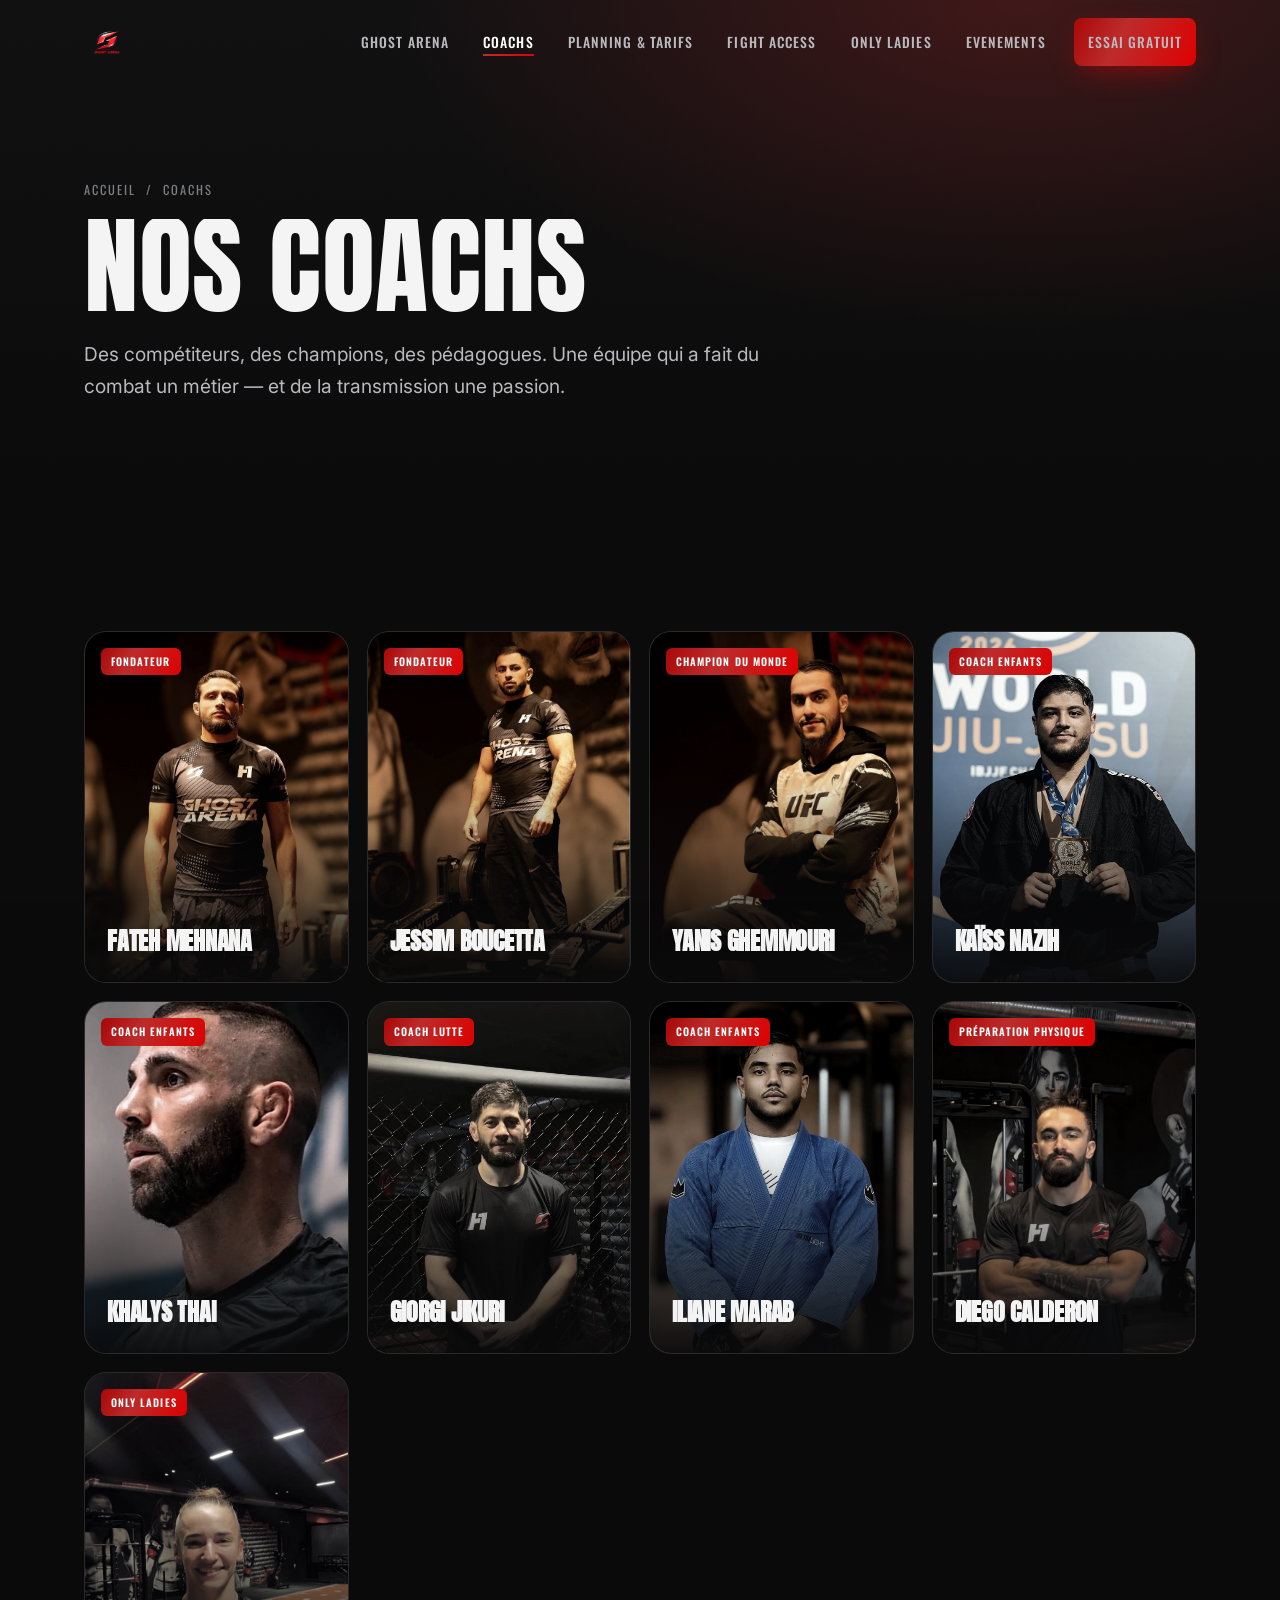
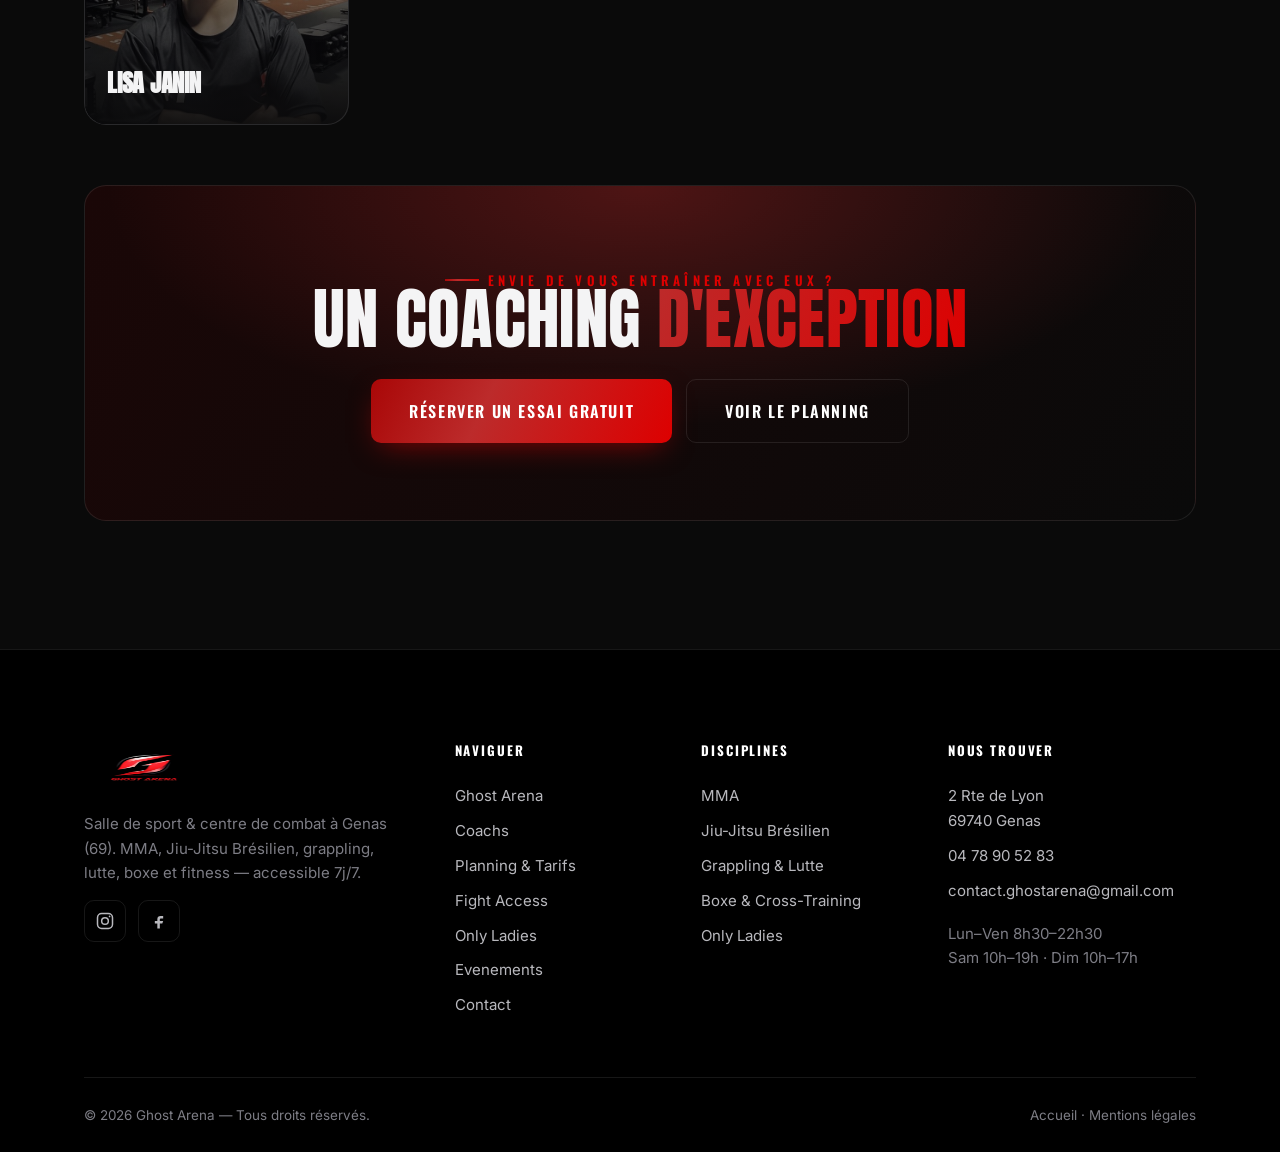
<file: coachs.html>
<!DOCTYPE html>
<html lang="fr">
<head>
<meta charset="UTF-8">
<meta name="viewport" content="width=device-width, initial-scale=1">
<title>Coachs — L'équipe Ghost Arena | MMA, JJB, Grappling à Genas</title>
<meta name="description" content="Rencontrez les coachs de Ghost Arena : champions et compétiteurs internationaux en MMA, Jiu-Jitsu Brésilien, grappling, lutte et préparation physique. Une équipe d'experts à Genas, Lyon.">
<link rel="canonical" href="https://ghostarena.fr/coachs/">
<meta name="theme-color" content="#0a0a0a">
<meta property="og:type" content="website">
<meta property="og:title" content="Coachs — L'équipe Ghost Arena">
<meta property="og:description" content="Champions et compétiteurs internationaux en MMA, JJB, grappling, lutte et préparation physique.">
<meta property="og:url" content="https://ghostarena.fr/coachs/">
<meta property="og:image" content="https://ghostarena.fr/assets/coaches/fateh.jpeg">
<link rel="icon" href="assets/img/logo.png" type="image/png">
<link rel="preconnect" href="https://fonts.googleapis.com">
<link rel="preconnect" href="https://fonts.gstatic.com" crossorigin>
<link href="https://fonts.googleapis.com/css2?family=Anton&family=Oswald:wght@300;400;500;600;700&family=Inter:wght@400;500;600;700&display=swap" rel="stylesheet">
<link rel="stylesheet" href="css/styles.css">
</head>
<body data-page="coachs">

<header class="site-header"></header>

<main id="main">

  <section class="page-hero">
    <img class="bg" src="assets/coaches/fateh.jpeg" alt="" aria-hidden="true">
    <div class="container">
      <p class="crumb"><a href="index.html">Accueil</a> &nbsp;/&nbsp; Coachs</p>
      <h1 class="display h1" data-kinetic>Nos coachs</h1>
      <p class="reveal" data-delay="1">Des compétiteurs, des champions, des pédagogues. Une équipe qui a fait du combat un métier — et de la transmission une passion.</p>
    </div>
  </section>

  <section class="section">
    <div class="container">
      <div class="coach-grid">

        <article class="coach reveal" data-delay="1">
          <span class="flag">Fondateur</span>
          <img src="assets/coaches/fateh.jpeg" alt="Fateh Mehnana, coach MMA, JJB, grappling et lutte" loading="lazy">
          <div class="coach-info">
            <p class="role">MMA · JJB · Grappling · Lutte</p>
            <h3>Fateh Mehnana</h3>
            <p>Passionné par la vision globale du combat, il développe une méthodologie où chaque discipline nourrit les autres.</p>
          </div>
        </article>

        <article class="coach reveal" data-delay="2">
          <span class="flag">Fondateur</span>
          <img src="assets/coaches/jessim.jpeg" alt="Jessim Boucetta, coach JJB, grappling et lutte" loading="lazy">
          <div class="coach-info">
            <p class="role">JJB · Grappling · Lutte</p>
            <h3>Jessim Boucetta</h3>
            <p>Compétiteur international — Champion Pan American IBJJF et Champion d'Europe de Jiu-Jitsu Brésilien.</p>
          </div>
        </article>

        <article class="coach reveal" data-delay="3">
          <span class="flag">Champion du Monde</span>
          <img src="assets/coaches/yanis.jpeg" alt="Yanis Ghemmouri, coach MMA et athlète professionnel" loading="lazy">
          <div class="coach-info">
            <p class="role">MMA · Athlète pro</p>
            <h3>Yanis Ghemmouri</h3>
            <p>Champion du monde 2025. Il incarne le plus haut niveau de performance que vise Ghost Arena.</p>
          </div>
        </article>

        <article class="coach reveal" data-delay="1">
          <span class="flag">Coach enfants</span>
          <img src="assets/coaches/kaiss.jpg" alt="Kaïss Nazih, coach enfants et jiujitsuka médaillé au Championnat du Monde IBJJF 2026" loading="lazy">
          <div class="coach-info">
            <p class="role">Grappling · JJB</p>
            <h3>Kaïss Nazih</h3>
            <p>Jiujitsuka médaillé au Championnat du Monde IBJJF 2026, il transmet le contrôle au sol, les projections et les soumissions.</p>
          </div>
        </article>

        <article class="coach reveal" data-delay="3">
          <span class="flag">Coach enfants</span>
          <img src="assets/coaches/khalys.jpg" alt="Khalys Thai, coach enfants et combattant MMA" loading="lazy">
          <div class="coach-info">
            <p class="role">MMA · Striking</p>
            <h3>Khalys Thai</h3>
            <p>Combattant MMA à la frappe redoutable (Dynamite MMA), il apporte le striking, le rythme et l'intensité du combat.</p>
          </div>
        </article>

        <article class="coach reveal" data-delay="2">
          <span class="flag">Coach lutte</span>
          <img src="assets/coaches/giorgi.jpeg" alt="Giorgi Jikuri, coach de lutte" loading="lazy">
          <div class="coach-info">
            <p class="role">Lutte</p>
            <h3>Giorgi Jikuri</h3>
            <p>Spécialiste de la lutte, il transmet l'art du contrôle, des projections et de la pression au sol.</p>
          </div>
        </article>

        <article class="coach reveal" data-delay="3">
          <span class="flag">Coach enfants</span>
          <img src="assets/coaches/iliane.jpg" alt="Iliane Marab, coach enfants MMA et grappling" loading="lazy">
          <div class="coach-info">
            <p class="role">Enfants · MMA · Grappling</p>
            <h3>Iliane Marab</h3>
            <p>Référent des programmes jeunes, il enseigne le combat aux enfants dans un cadre ludique et structurant.</p>
          </div>
        </article>

        <article class="coach reveal" data-delay="1">
          <span class="flag">Préparation physique</span>
          <img src="assets/coaches/diego.jpeg" alt="Diego Calderon, préparateur physique" loading="lazy">
          <div class="coach-info">
            <p class="role">Conditionnement</p>
            <h3>Diego Calderon</h3>
            <p>Préparateur physique et responsable du conditionnement&nbsp;: il construit le moteur des combattants.</p>
          </div>
        </article>

        <article class="coach reveal" data-delay="2">
          <span class="flag">Only Ladies</span>
          <img src="assets/coaches/lisa.jpeg" alt="Lisa Janin, préparation physique et cross-training" loading="lazy">
          <div class="coach-info">
            <p class="role">Cross-Training · Renforcement</p>
            <h3>Lisa Janin</h3>
            <p>Coach sportive diplômée et athlète de cross-training, spécialisée dans la préparation physique et l'espace femmes.</p>
          </div>
        </article>

      </div>

      <div class="cta-band reveal mt-l">
        <p class="eyebrow eyebrow--center">Envie de vous entraîner avec eux ?</p>
        <h2 class="display h2">Un coaching <span class="grad-text">d'exception</span></h2>
        <div class="hero-actions">
          <a class="btn btn-primary btn-lg" href="contact.html"><span>Réserver un essai gratuit</span></a>
          <a class="btn btn-ghost btn-lg" href="planning-tarifs.html">Voir le planning</a>
        </div>
      </div>
    </div>
  </section>

</main>

<footer class="site-footer"></footer>
<script src="js/main.js"></script>
</body>
</html>
</file>
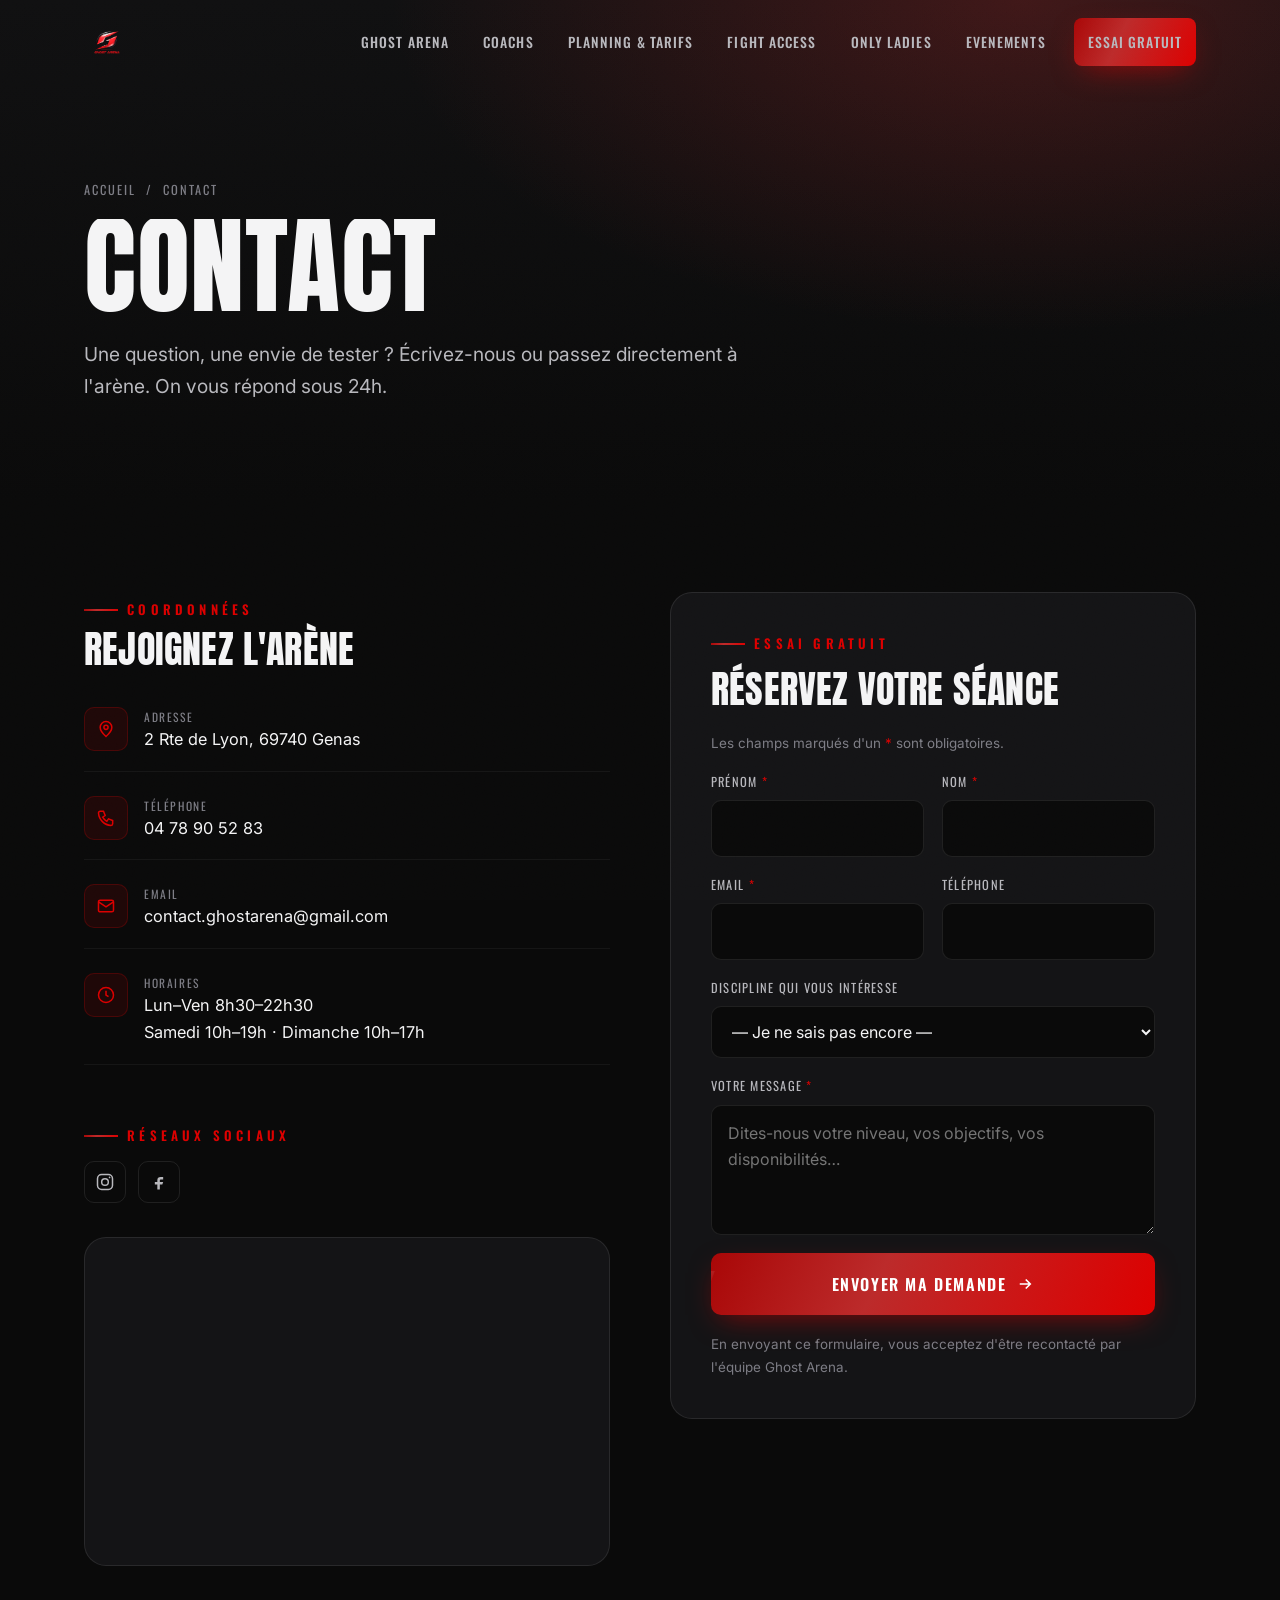
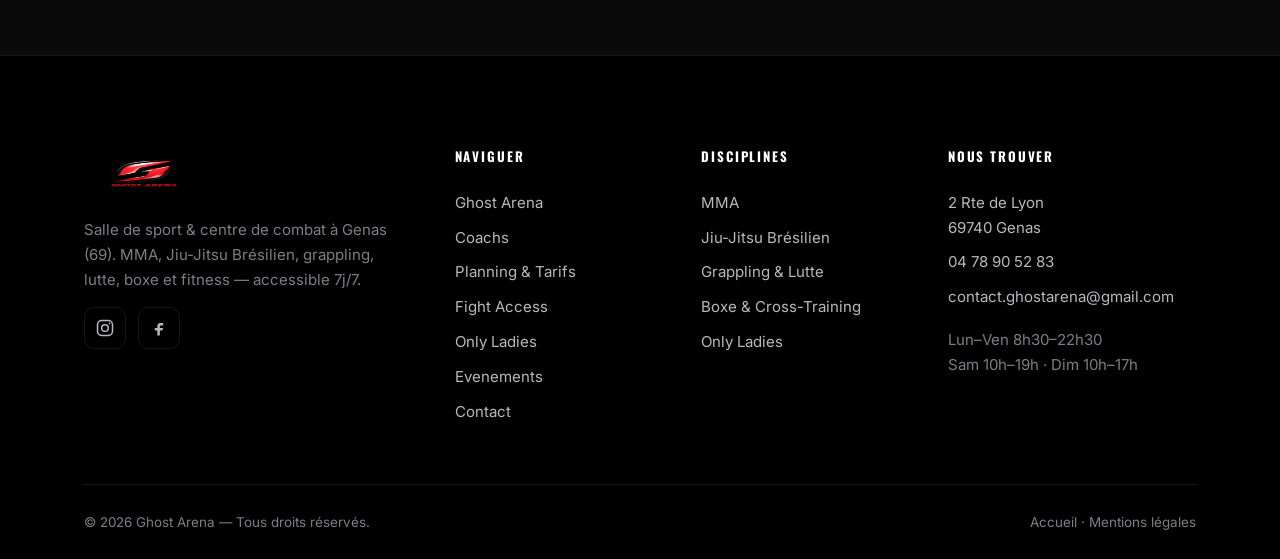
<file: contact.html>
<!DOCTYPE html>
<html lang="fr">
<head>
<meta charset="UTF-8">
<meta name="viewport" content="width=device-width, initial-scale=1">
<title>Contact & Essai gratuit | Ghost Arena — Genas (Lyon)</title>
<meta name="description" content="Contactez Ghost Arena à Genas : 2 Rte de Lyon, 69740 Genas. Téléphone 04 78 90 52 83, email contact.ghostarena@gmail.com. Réservez votre essai gratuit en MMA, JJB ou fitness.">
<link rel="canonical" href="https://ghostarena.fr/contact/">
<meta name="theme-color" content="#0a0a0a">
<meta property="og:type" content="website">
<meta property="og:title" content="Contact — Ghost Arena">
<meta property="og:description" content="2 Rte de Lyon, 69740 Genas · 04 78 90 52 83. Réservez votre essai gratuit.">
<meta property="og:url" content="https://ghostarena.fr/contact/">
<meta property="og:image" content="https://ghostarena.fr/assets/img/logo.png">
<link rel="icon" href="assets/img/logo.png" type="image/png">
<link rel="preconnect" href="https://fonts.googleapis.com">
<link rel="preconnect" href="https://fonts.gstatic.com" crossorigin>
<link href="https://fonts.googleapis.com/css2?family=Anton&family=Oswald:wght@300;400;500;600;700&family=Inter:wght@400;500;600;700&display=swap" rel="stylesheet">
<link rel="stylesheet" href="css/styles.css">
</head>
<body data-page="contact">

<header class="site-header"></header>

<main id="main">

  <section class="page-hero">
    <div class="container">
      <p class="crumb"><a href="index.html">Accueil</a> &nbsp;/&nbsp; Contact</p>
      <h1 class="display h1" data-kinetic>Contact</h1>
      <p class="reveal" data-delay="1">Une question, une envie de tester&nbsp;? Écrivez-nous ou passez directement à l'arène. On vous répond sous 24h.</p>
    </div>
  </section>

  <section class="section section--tight">
    <div class="container">
      <div class="contact-grid">

        <!-- INFOS -->
        <div>
          <p class="eyebrow reveal">Coordonnées</p>
          <h2 class="display h3 reveal" data-delay="1" style="margin:.3em 0 .6em">Rejoignez l'arène</h2>
          <div class="info-list reveal" data-delay="2">
            <div class="info-item"><span class="ico"><svg viewBox="0 0 24 24" fill="none" stroke="currentColor" stroke-width="1.8"><path d="M12 21s-7-6-7-11a7 7 0 0 1 14 0c0 5-7 11-7 11Z"/><circle cx="12" cy="10" r="2.5"/></svg></span><div><p class="lbl">Adresse</p><a href="https://maps.google.com/?q=2+Rte+de+Lyon+69740+Genas" target="_blank" rel="noopener">2 Rte de Lyon, 69740 Genas</a></div></div>
            <div class="info-item"><span class="ico"><svg viewBox="0 0 24 24" fill="none" stroke="currentColor" stroke-width="1.8"><path d="M5 4h4l2 5-3 2a12 12 0 0 0 5 5l2-3 5 2v4a2 2 0 0 1-2 2A16 16 0 0 1 3 6a2 2 0 0 1 2-2Z"/></svg></span><div><p class="lbl">Téléphone</p><a href="tel:+33478905283">04 78 90 52 83</a></div></div>
            <div class="info-item"><span class="ico"><svg viewBox="0 0 24 24" fill="none" stroke="currentColor" stroke-width="1.8"><rect x="3" y="5" width="18" height="14" rx="2"/><path d="m3 7 9 6 9-6"/></svg></span><div><p class="lbl">Email</p><a href="mailto:contact.ghostarena@gmail.com">contact.ghostarena@gmail.com</a></div></div>
            <div class="info-item"><span class="ico"><svg viewBox="0 0 24 24" fill="none" stroke="currentColor" stroke-width="1.8"><circle cx="12" cy="12" r="9"/><path d="M12 7v5l3 2"/></svg></span><div><p class="lbl">Horaires</p><p>Lun–Ven 8h30–22h30<br>Samedi 10h–19h · Dimanche 10h–17h</p></div></div>
          </div>

          <p class="eyebrow mt-l reveal" data-delay="3">Réseaux sociaux</p>
          <div class="socials reveal" data-delay="4" style="margin-top:14px">
            <a href="https://www.instagram.com/ghost.arena/?hl=fr" target="_blank" rel="noopener" aria-label="Instagram"><svg viewBox="0 0 24 24" fill="none" stroke="currentColor" stroke-width="1.8"><rect x="3" y="3" width="18" height="18" rx="5"/><circle cx="12" cy="12" r="4"/><circle cx="17.5" cy="6.5" r="1" fill="currentColor" stroke="none"/></svg></a>
            <a href="https://www.facebook.com/people/Ghost-Arena/61586192936143/" target="_blank" rel="noopener" aria-label="Facebook"><svg viewBox="0 0 24 24" fill="currentColor"><path d="M14 9h3V6h-3a4 4 0 0 0-4 4v2H7v3h3v6h3v-6h3l1-3h-4v-2a1 1 0 0 1 1-1z"/></svg></a>
          </div>

          <div class="map-embed reveal mt-l" style="margin-top:34px">
            <iframe title="Carte Ghost Arena Genas" loading="lazy" src="https://maps.google.com/maps?q=2%20Rte%20de%20Lyon%2069740%20Genas&t=&z=15&ie=UTF8&iwloc=&output=embed"></iframe>
          </div>
        </div>

        <!-- FORM -->
        <div>
          <form class="form reveal" id="contact-form" data-delay="1"
                method="POST" action="https://api.web3forms.com/submit">
            <!-- Web3Forms (gratuit, fiable). ⚠️ Remplacez la valeur access_key ci-dessous par VOTRE clé (créée sur web3forms.com). Les destinataires (contact.ghostarena + marchoud.zakaria) sont configurés côté clé. -->
            <input type="hidden" name="access_key" value="15b5f9f9-cd72-434e-968e-564c524391b9">
            <input type="hidden" name="subject" value="Nouvelle demande d'essai — Ghost Arena">
            <input type="hidden" name="from_name" value="Site Ghost Arena">
            <!-- Honeypot anti-spam (laisser vide) -->
            <input type="checkbox" name="botcheck" tabindex="-1" autocomplete="off" aria-hidden="true" style="position:absolute;left:-9999px;width:1px;height:1px;opacity:0">
            <p class="eyebrow">Essai gratuit</p>
            <h2 class="display h3" style="margin-bottom:.2em">Réservez votre séance</h2>
            <p class="form-note">Les champs marqués d'un <span class="text-red">*</span> sont obligatoires.</p>
            <div class="form-status" aria-live="polite"></div>

            <div class="two">
              <div class="field" data-required>
                <label for="prenom">Prénom <span class="req">*</span></label>
                <input id="prenom" name="prenom" type="text" autocomplete="given-name" required>
                <span class="err">Merci d'indiquer votre prénom.</span>
              </div>
              <div class="field" data-required>
                <label for="nom">Nom <span class="req">*</span></label>
                <input id="nom" name="nom" type="text" autocomplete="family-name" required>
                <span class="err">Merci d'indiquer votre nom.</span>
              </div>
            </div>

            <div class="two">
              <div class="field" data-required>
                <label for="email">Email <span class="req">*</span></label>
                <input id="email" name="email" type="email" autocomplete="email" inputmode="email" required>
                <span class="err">Adresse email invalide.</span>
              </div>
              <div class="field">
                <label for="tel">Téléphone</label>
                <input id="tel" name="tel" type="tel" autocomplete="tel" inputmode="tel">
              </div>
            </div>

            <div class="field">
              <label for="discipline">Discipline qui vous intéresse</label>
              <select id="discipline" name="discipline">
                <option value="">— Je ne sais pas encore —</option>
                <option>MMA</option>
                <option>Jiu-Jitsu Brésilien</option>
                <option>Grappling / Lutte</option>
                <option>Boxe</option>
                <option>Fitness / Cross-Training</option>
                <option>Only Ladies</option>
                <option>Programme jeunes</option>
              </select>
            </div>

            <div class="field" data-required>
              <label for="message">Votre message <span class="req">*</span></label>
              <textarea id="message" name="message" placeholder="Dites-nous votre niveau, vos objectifs, vos disponibilités…" required></textarea>
              <span class="err">Merci d'écrire un court message.</span>
            </div>

            <button class="btn btn-primary btn-lg" type="submit"><span>Envoyer ma demande
              <svg viewBox="0 0 24 24" fill="none" stroke="currentColor" stroke-width="2.2"><path d="M5 12h14M13 6l6 6-6 6"/></svg></span></button>
            <p class="form-note">En envoyant ce formulaire, vous acceptez d'être recontacté par l'équipe Ghost Arena.</p>
          </form>
        </div>

      </div>
    </div>
  </section>

</main>

<footer class="site-footer"></footer>
<script src="js/main.js"></script>
</body>
</html>
</file>
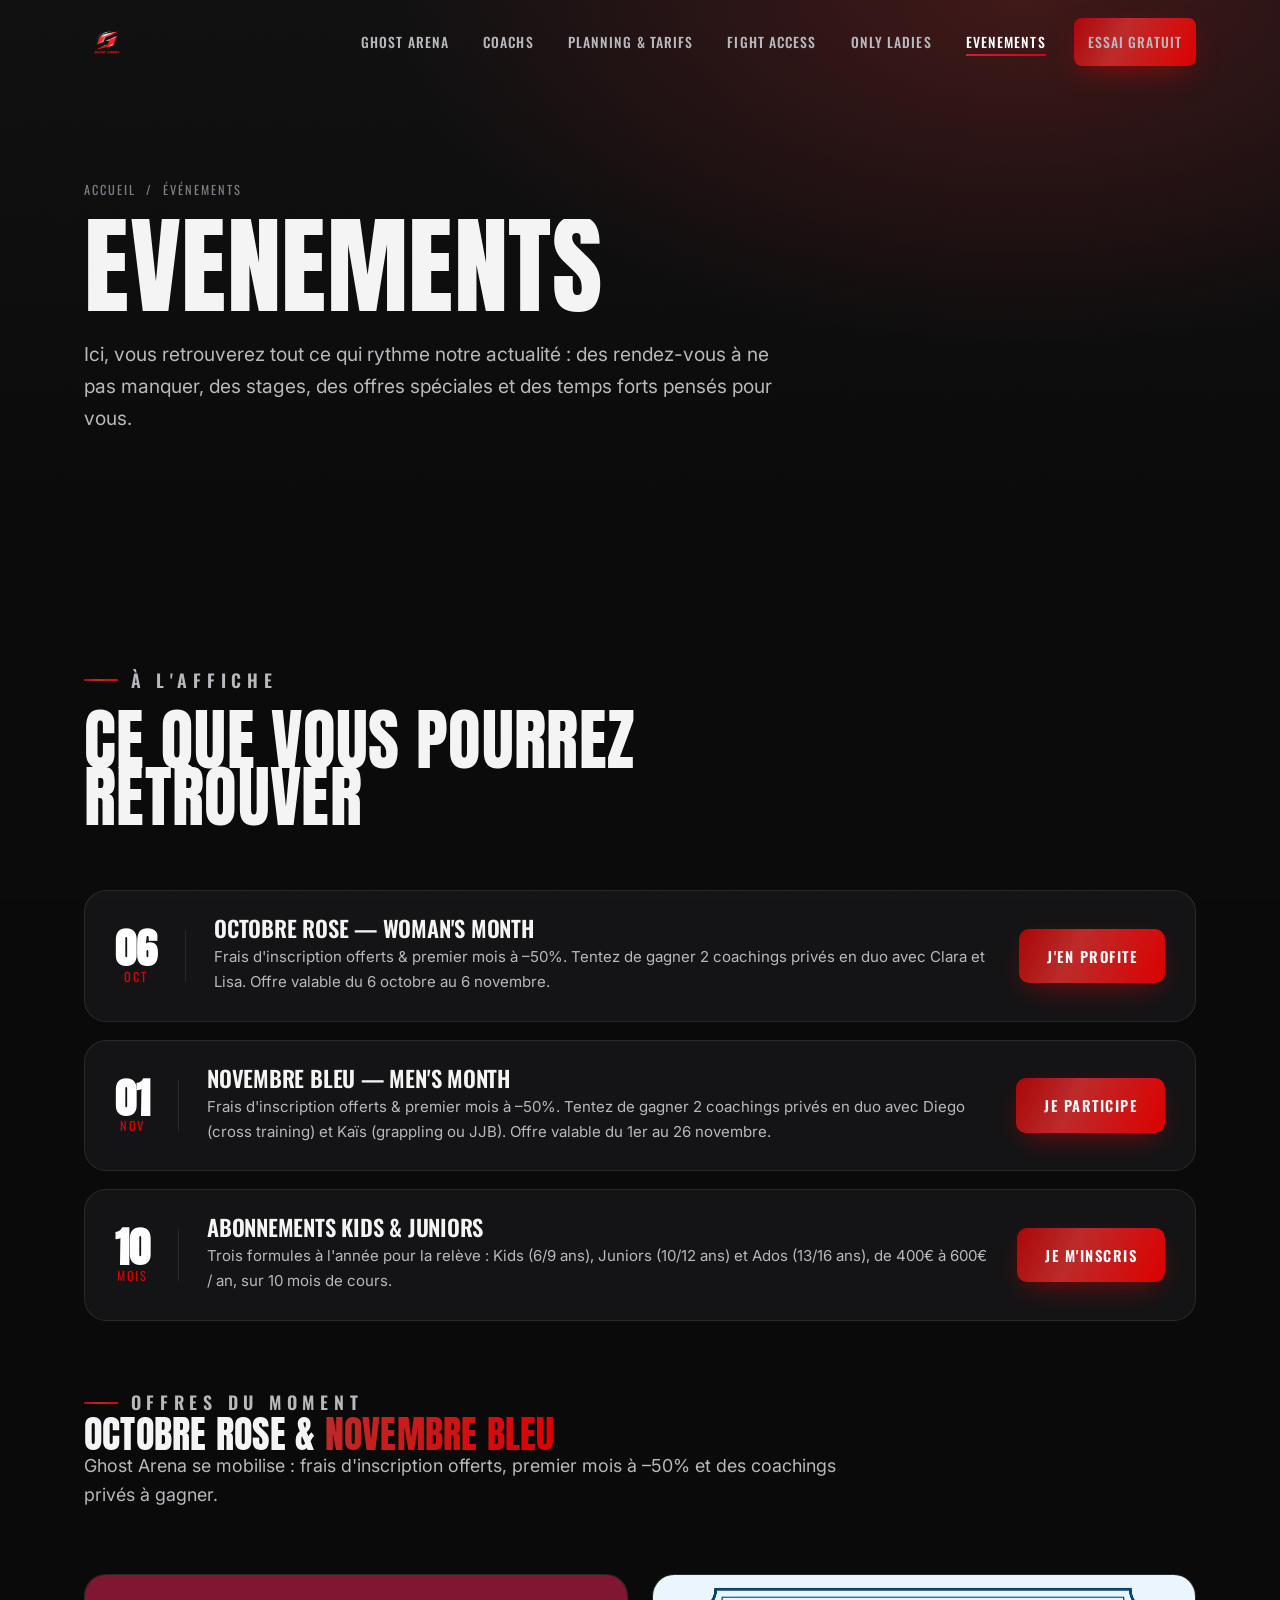
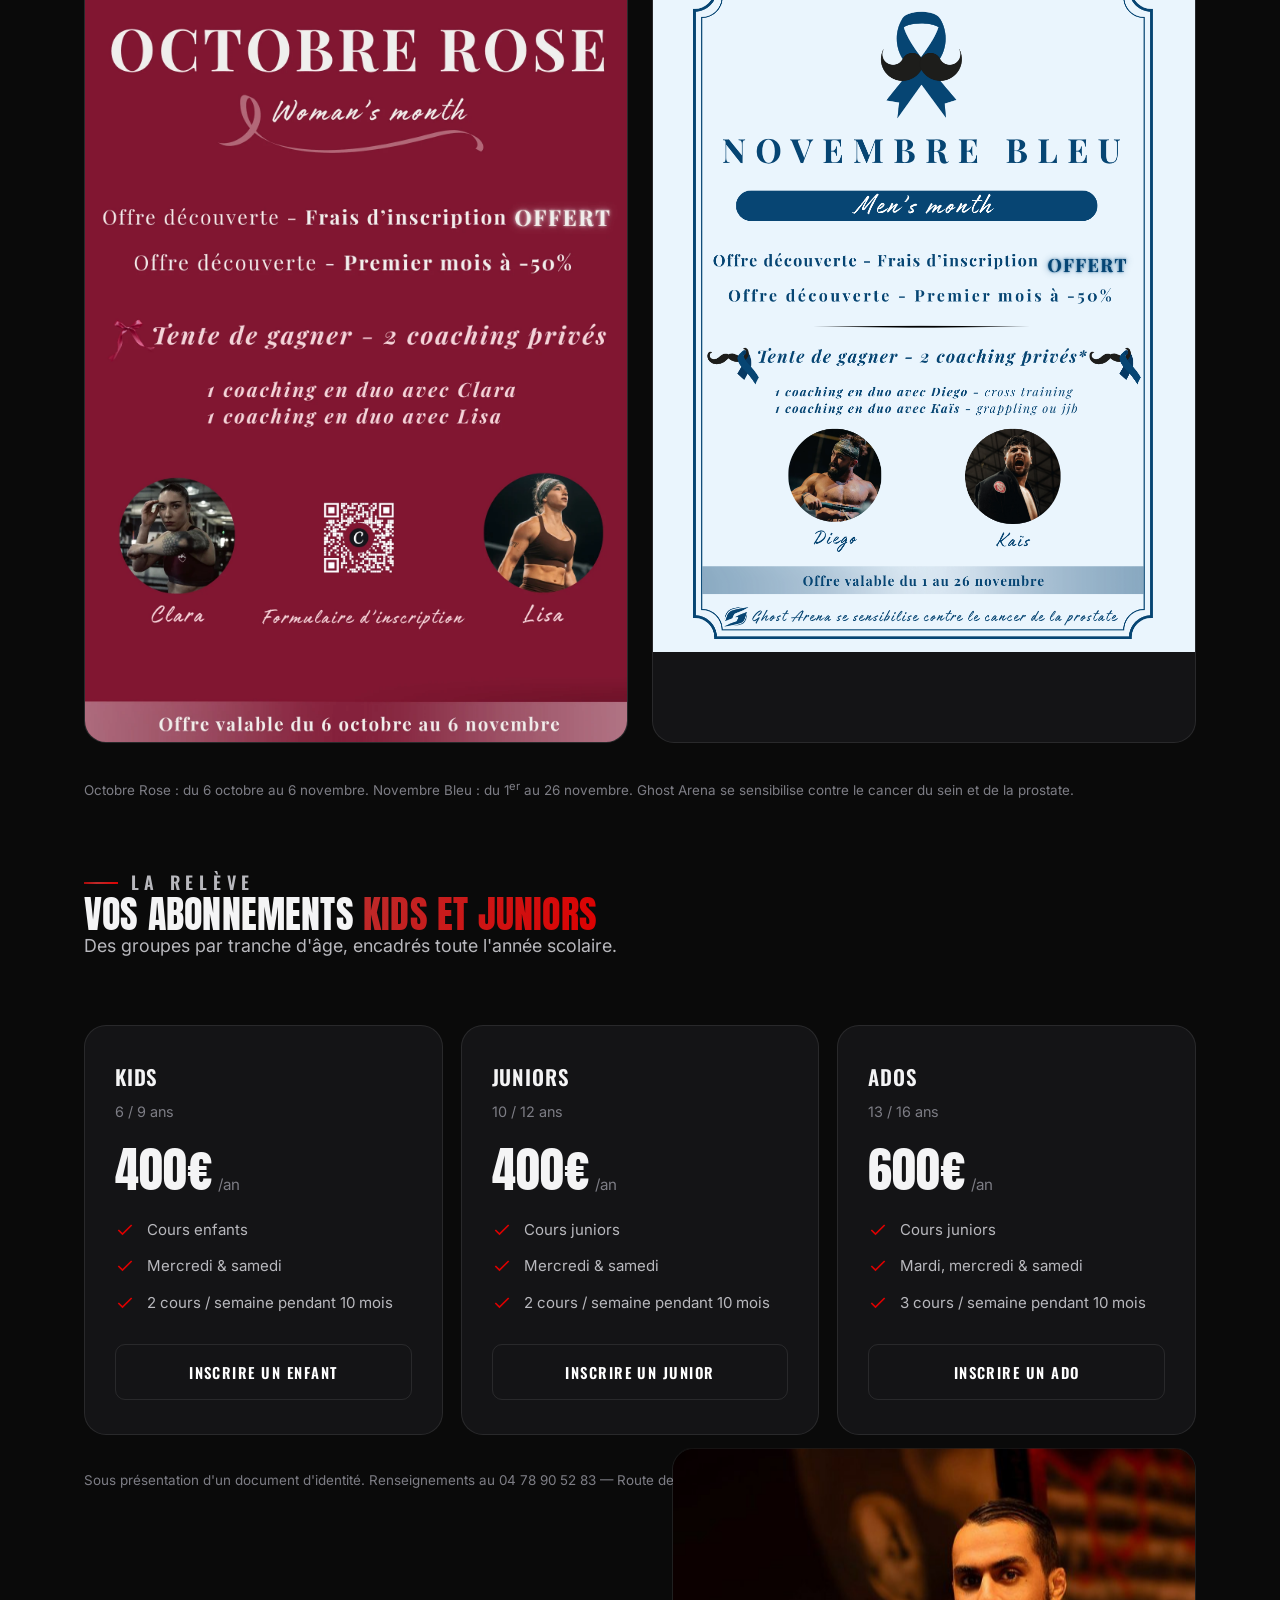
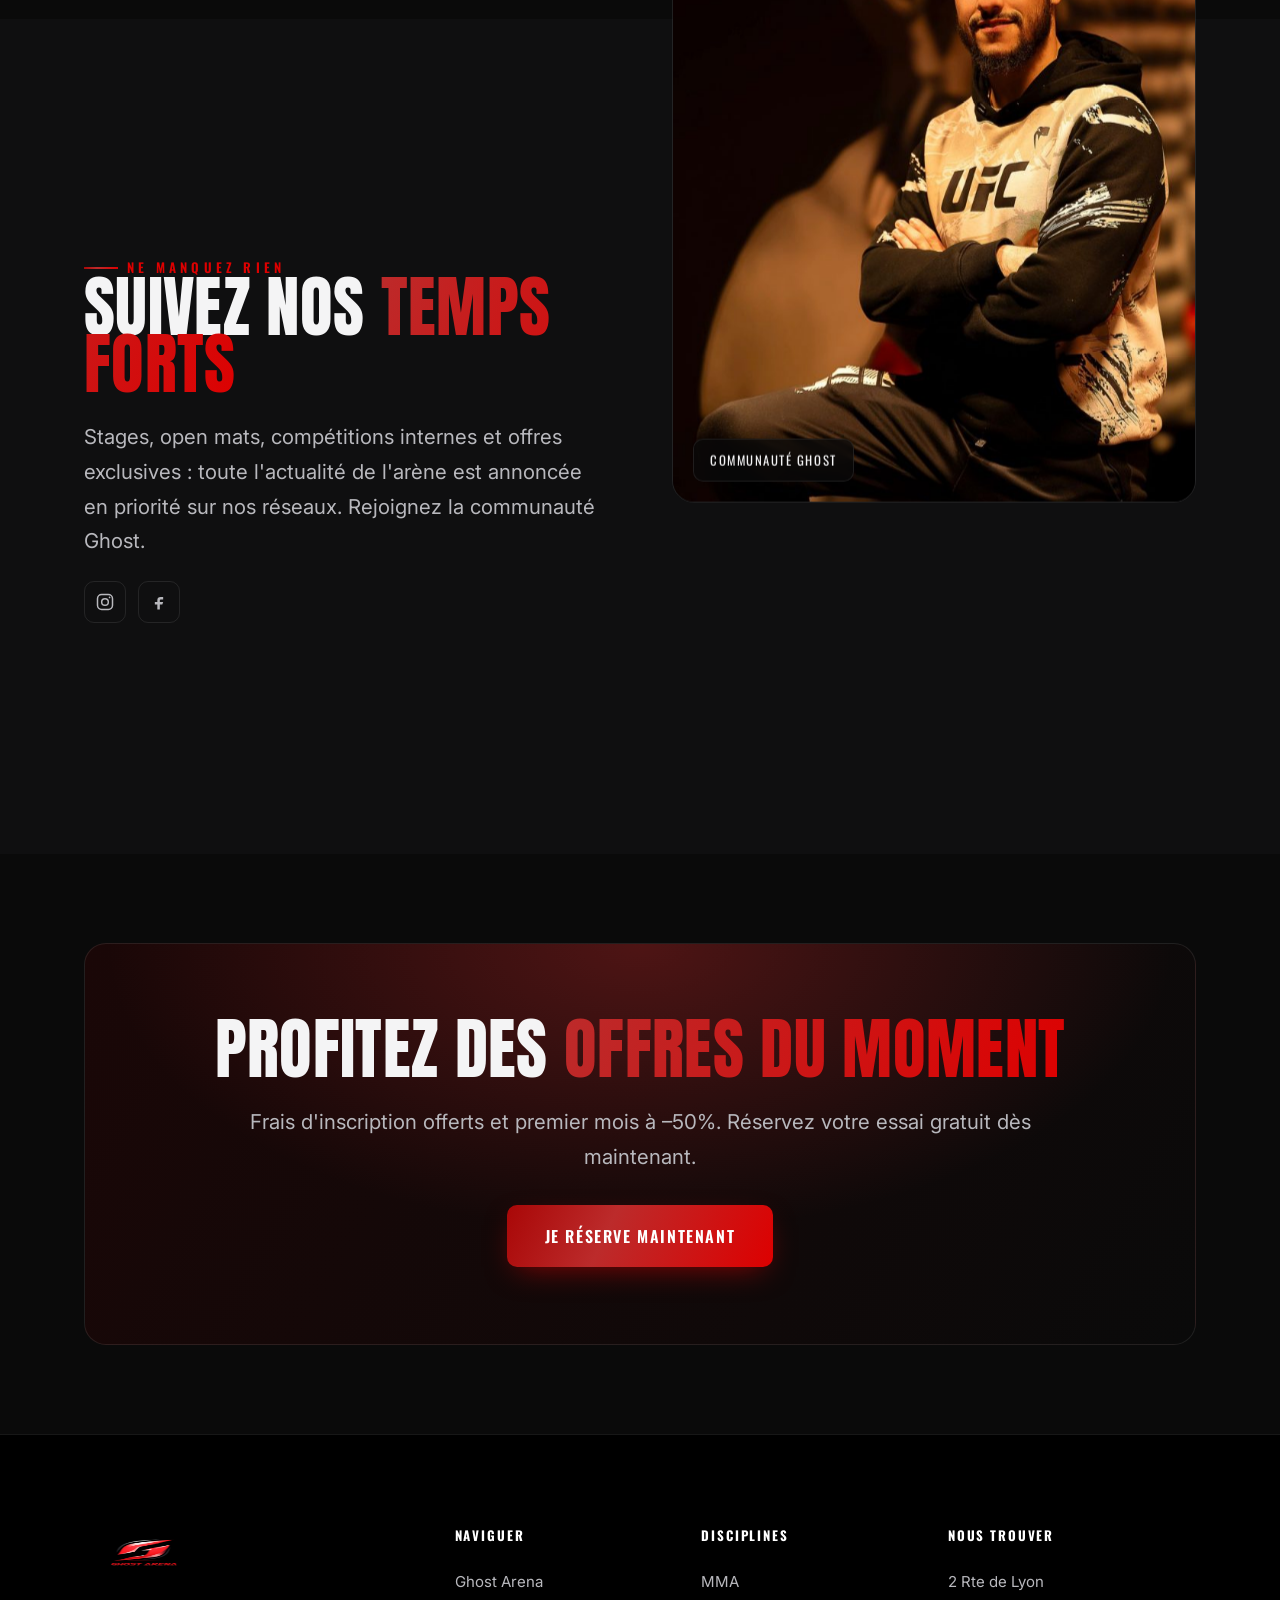
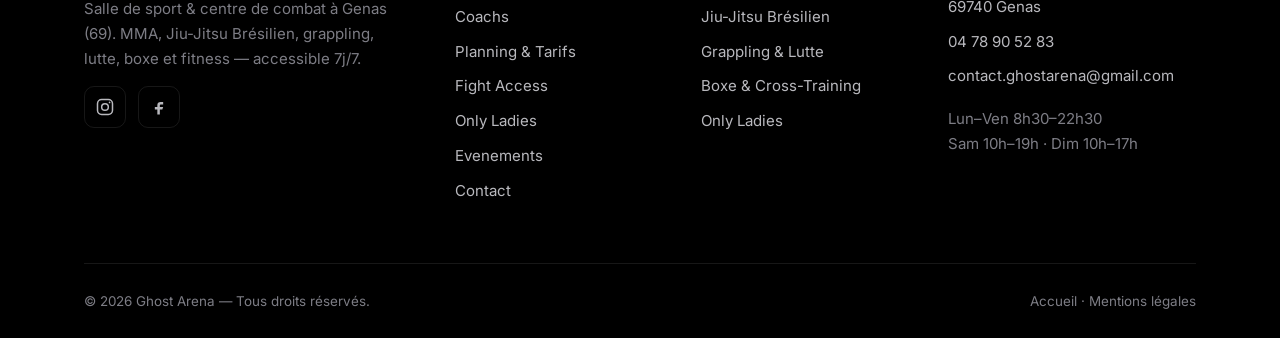
<file: evenements.html>
<!DOCTYPE html>
<html lang="fr">
<head>
<meta charset="UTF-8">
<meta name="viewport" content="width=device-width, initial-scale=1">
<title>Événements | Ghost Arena — Octobre Rose, Novembre Bleu & abonnements Kids</title>
<meta name="description" content="Les temps forts Ghost Arena à Genas : Octobre Rose et Novembre Bleu (frais d'inscription offerts, 1er mois à -50%, coachings privés à gagner) et abonnements Kids, Juniors & Ados.">
<link rel="canonical" href="https://ghostarena.fr/evenements/">
<meta name="theme-color" content="#0a0a0a">
<meta property="og:type" content="website">
<meta property="og:title" content="Événements — Ghost Arena">
<meta property="og:description" content="Octobre Rose & Novembre Bleu : frais d'inscription offerts, 1er mois à -50% et coachings privés à gagner. Et nos abonnements Kids, Juniors & Ados.">
<meta property="og:url" content="https://ghostarena.fr/evenements/">
<meta property="og:image" content="https://ghostarena.fr/assets/img/octobre-rose.webp">
<link rel="icon" href="assets/img/logo.png" type="image/png">
<link rel="preconnect" href="https://fonts.googleapis.com">
<link rel="preconnect" href="https://fonts.gstatic.com" crossorigin>
<link href="https://fonts.googleapis.com/css2?family=Anton&family=Oswald:wght@300;400;500;600;700&family=Inter:wght@400;500;600;700&display=swap" rel="stylesheet">
<link rel="stylesheet" href="css/styles.css">
</head>
<body data-page="evenements">

<header class="site-header"></header>

<main id="main">

  <section class="page-hero">
    <img class="bg" src="assets/coaches/diego.jpeg" alt="" aria-hidden="true">
    <div class="container">
      <p class="crumb"><a href="index.html">Accueil</a> &nbsp;/&nbsp; Événements</p>
      <h1 class="display h1" data-kinetic>Événements</h1>
      <p class="reveal" data-delay="1">Ici, vous retrouverez tout ce qui rythme notre actualité&nbsp;: des rendez-vous à ne pas manquer, des stages, des offres spéciales et des temps forts pensés pour vous.</p>
    </div>
  </section>

  <section class="section">
    <div class="container">
      <div class="sec-head reveal">
        <p class="eyebrow">À l'affiche</p>
        <h2 class="display h2">Ce que vous pourrez retrouver</h2>
      </div>

      <div class="grid" style="gap:18px;margin-bottom:54px">
        <article class="event reveal" data-delay="1">
          <div class="date"><b>06</b><span>Oct</span></div>
          <div>
            <h3>Octobre Rose — Woman's month</h3>
            <p>Frais d'inscription offerts &amp; premier mois à –50%. Tentez de gagner 2 coachings privés en duo avec Clara et Lisa. Offre valable du 6 octobre au 6 novembre.</p>
          </div>
          <a class="btn btn-primary" href="contact.html"><span>J'en profite</span></a>
        </article>

        <article class="event reveal" data-delay="2">
          <div class="date"><b>01</b><span>Nov</span></div>
          <div>
            <h3>Novembre Bleu — Men's month</h3>
            <p>Frais d'inscription offerts &amp; premier mois à –50%. Tentez de gagner 2 coachings privés en duo avec Diego (cross training) et Kaïs (grappling ou JJB). Offre valable du 1er au 26 novembre.</p>
          </div>
          <a class="btn btn-primary" href="contact.html"><span>Je participe</span></a>
        </article>

        <article class="event reveal" data-delay="3">
          <div class="date"><b>10</b><span>Mois</span></div>
          <div>
            <h3>Abonnements Kids &amp; Juniors</h3>
            <p>Trois formules à l'année pour la relève&nbsp;: Kids (6/9 ans), Juniors (10/12 ans) et Ados (13/16 ans), de 400€ à 600€ / an, sur 10 mois de cours.</p>
          </div>
          <a class="btn btn-primary" href="contact.html"><span>Je m'inscris</span></a>
        </article>
      </div>

      <!-- ============== OFFRES DU MOMENT (Octobre Rose / Novembre Bleu) ============== -->
      <div class="sec-head reveal" style="margin-top:64px">
        <p class="eyebrow">Offres du moment</p>
        <h3 class="display h3">Octobre Rose &amp; <span class="grad-text">Novembre Bleu</span></h3>
        <p>Ghost Arena se mobilise&nbsp;: frais d'inscription offerts, premier mois à –50% et des coachings privés à gagner.</p>
      </div>

      <div class="cards" style="grid-template-columns:repeat(auto-fit,minmax(300px,1fr))">
        <figure class="reveal" style="border:1px solid var(--line);border-radius:var(--radius-lg);overflow:hidden;background:var(--surface)">
          <img src="assets/img/octobre-rose.webp" alt="Octobre Rose Ghost Arena — Woman's month : frais d'inscription offerts et premier mois à -50%" loading="lazy">
        </figure>
        <figure class="reveal" data-delay="1" style="border:1px solid var(--line);border-radius:var(--radius-lg);overflow:hidden;background:var(--surface)">
          <img src="assets/img/novembre-bleu.png" alt="Novembre Bleu Ghost Arena — Men's month : frais d'inscription offerts et premier mois à -50%" loading="lazy">
        </figure>
      </div>
      <p class="form-note mt-m">Octobre Rose&nbsp;: du 6 octobre au 6 novembre. Novembre Bleu&nbsp;: du 1<sup>er</sup> au 26 novembre. Ghost Arena se sensibilise contre le cancer du sein et de la prostate.</p>

      <!-- ============== KIDS & JUNIORS ============== -->
      <div class="sec-head reveal" style="margin-top:64px">
        <p class="eyebrow">La relève</p>
        <h3 class="display h3">Vos abonnements <span class="grad-text">Kids et Juniors</span></h3>
        <p>Des groupes par tranche d'âge, encadrés toute l'année scolaire.</p>
      </div>

      <div class="price-grid">
        <article class="plan reveal" data-delay="1">
          <div class="pname">Kids</div>
          <p class="pdesc">6 / 9 ans</p>
          <div class="pprice">400€<small>/an</small></div>
          <ul>
            <li><svg viewBox="0 0 24 24" fill="none" stroke="currentColor" stroke-width="2"><path d="M20 6 9 17l-5-5"/></svg>Cours enfants</li>
            <li><svg viewBox="0 0 24 24" fill="none" stroke="currentColor" stroke-width="2"><path d="M20 6 9 17l-5-5"/></svg>Mercredi &amp; samedi</li>
            <li><svg viewBox="0 0 24 24" fill="none" stroke="currentColor" stroke-width="2"><path d="M20 6 9 17l-5-5"/></svg>2 cours / semaine pendant 10 mois</li>
          </ul>
          <a class="btn btn-ghost" href="contact.html"><span>Inscrire un enfant</span></a>
        </article>

        <article class="plan reveal" data-delay="2">
          <div class="pname">Juniors</div>
          <p class="pdesc">10 / 12 ans</p>
          <div class="pprice">400€<small>/an</small></div>
          <ul>
            <li><svg viewBox="0 0 24 24" fill="none" stroke="currentColor" stroke-width="2"><path d="M20 6 9 17l-5-5"/></svg>Cours juniors</li>
            <li><svg viewBox="0 0 24 24" fill="none" stroke="currentColor" stroke-width="2"><path d="M20 6 9 17l-5-5"/></svg>Mercredi &amp; samedi</li>
            <li><svg viewBox="0 0 24 24" fill="none" stroke="currentColor" stroke-width="2"><path d="M20 6 9 17l-5-5"/></svg>2 cours / semaine pendant 10 mois</li>
          </ul>
          <a class="btn btn-ghost" href="contact.html"><span>Inscrire un junior</span></a>
        </article>

        <article class="plan reveal" data-delay="3">
          <div class="pname">Ados</div>
          <p class="pdesc">13 / 16 ans</p>
          <div class="pprice">600€<small>/an</small></div>
          <ul>
            <li><svg viewBox="0 0 24 24" fill="none" stroke="currentColor" stroke-width="2"><path d="M20 6 9 17l-5-5"/></svg>Cours juniors</li>
            <li><svg viewBox="0 0 24 24" fill="none" stroke="currentColor" stroke-width="2"><path d="M20 6 9 17l-5-5"/></svg>Mardi, mercredi &amp; samedi</li>
            <li><svg viewBox="0 0 24 24" fill="none" stroke="currentColor" stroke-width="2"><path d="M20 6 9 17l-5-5"/></svg>3 cours / semaine pendant 10 mois</li>
          </ul>
          <a class="btn btn-ghost" href="contact.html"><span>Inscrire un ado</span></a>
        </article>
      </div>
      <p class="form-note mt-m">Sous présentation d'un document d'identité. Renseignements au <a href="tel:+33478905283">04&nbsp;78&nbsp;90&nbsp;52&nbsp;83</a> — Route de Lyon, 69740 Genas.</p>
    </div>
  </section>

  <section class="section section--tight" style="background:var(--bg-2)">
    <div class="container">
      <div class="split">
        <div class="split-body">
          <p class="eyebrow reveal">Ne manquez rien</p>
          <h2 class="display h2 reveal" data-delay="1">Suivez nos <span class="grad-text">temps forts</span></h2>
          <p class="lead reveal" data-delay="2">Stages, open mats, compétitions internes et offres exclusives&nbsp;: toute l'actualité de l'arène est annoncée en priorité sur nos réseaux. Rejoignez la communauté Ghost.</p>
          <div class="socials reveal" data-delay="3" style="margin-top:22px">
            <a href="https://www.instagram.com/ghost.arena/?hl=fr" target="_blank" rel="noopener" aria-label="Instagram"><svg viewBox="0 0 24 24" fill="none" stroke="currentColor" stroke-width="1.8"><rect x="3" y="3" width="18" height="18" rx="5"/><circle cx="12" cy="12" r="4"/><circle cx="17.5" cy="6.5" r="1" fill="currentColor" stroke="none"/></svg></a>
            <a href="https://www.facebook.com/people/Ghost-Arena/61586192936143/" target="_blank" rel="noopener" aria-label="Facebook"><svg viewBox="0 0 24 24" fill="currentColor"><path d="M14 9h3V6h-3a4 4 0 0 0-4 4v2H7v3h3v6h3v-6h3l1-3h-4v-2a1 1 0 0 1 1-1z"/></svg></a>
          </div>
        </div>
        <div class="split-media reveal" data-parallax="0.08">
          <img src="assets/coaches/yanis.jpeg" alt="Temps fort à Ghost Arena" loading="lazy">
          <span class="tag">Communauté Ghost</span>
        </div>
      </div>
    </div>
  </section>

  <section class="section section--tight">
    <div class="container">
      <div class="cta-band reveal">
        <h2 class="display h2">Profitez des <span class="grad-text">offres du moment</span></h2>
        <p class="lead" style="margin-inline:auto">Frais d'inscription offerts et premier mois à –50%. Réservez votre essai gratuit dès maintenant.</p>
        <div class="hero-actions"><a class="btn btn-primary btn-lg" href="contact.html"><span>Je réserve maintenant</span></a></div>
      </div>
    </div>
  </section>

</main>

<footer class="site-footer"></footer>
<script src="js/main.js"></script>
</body>
</html>
</file>
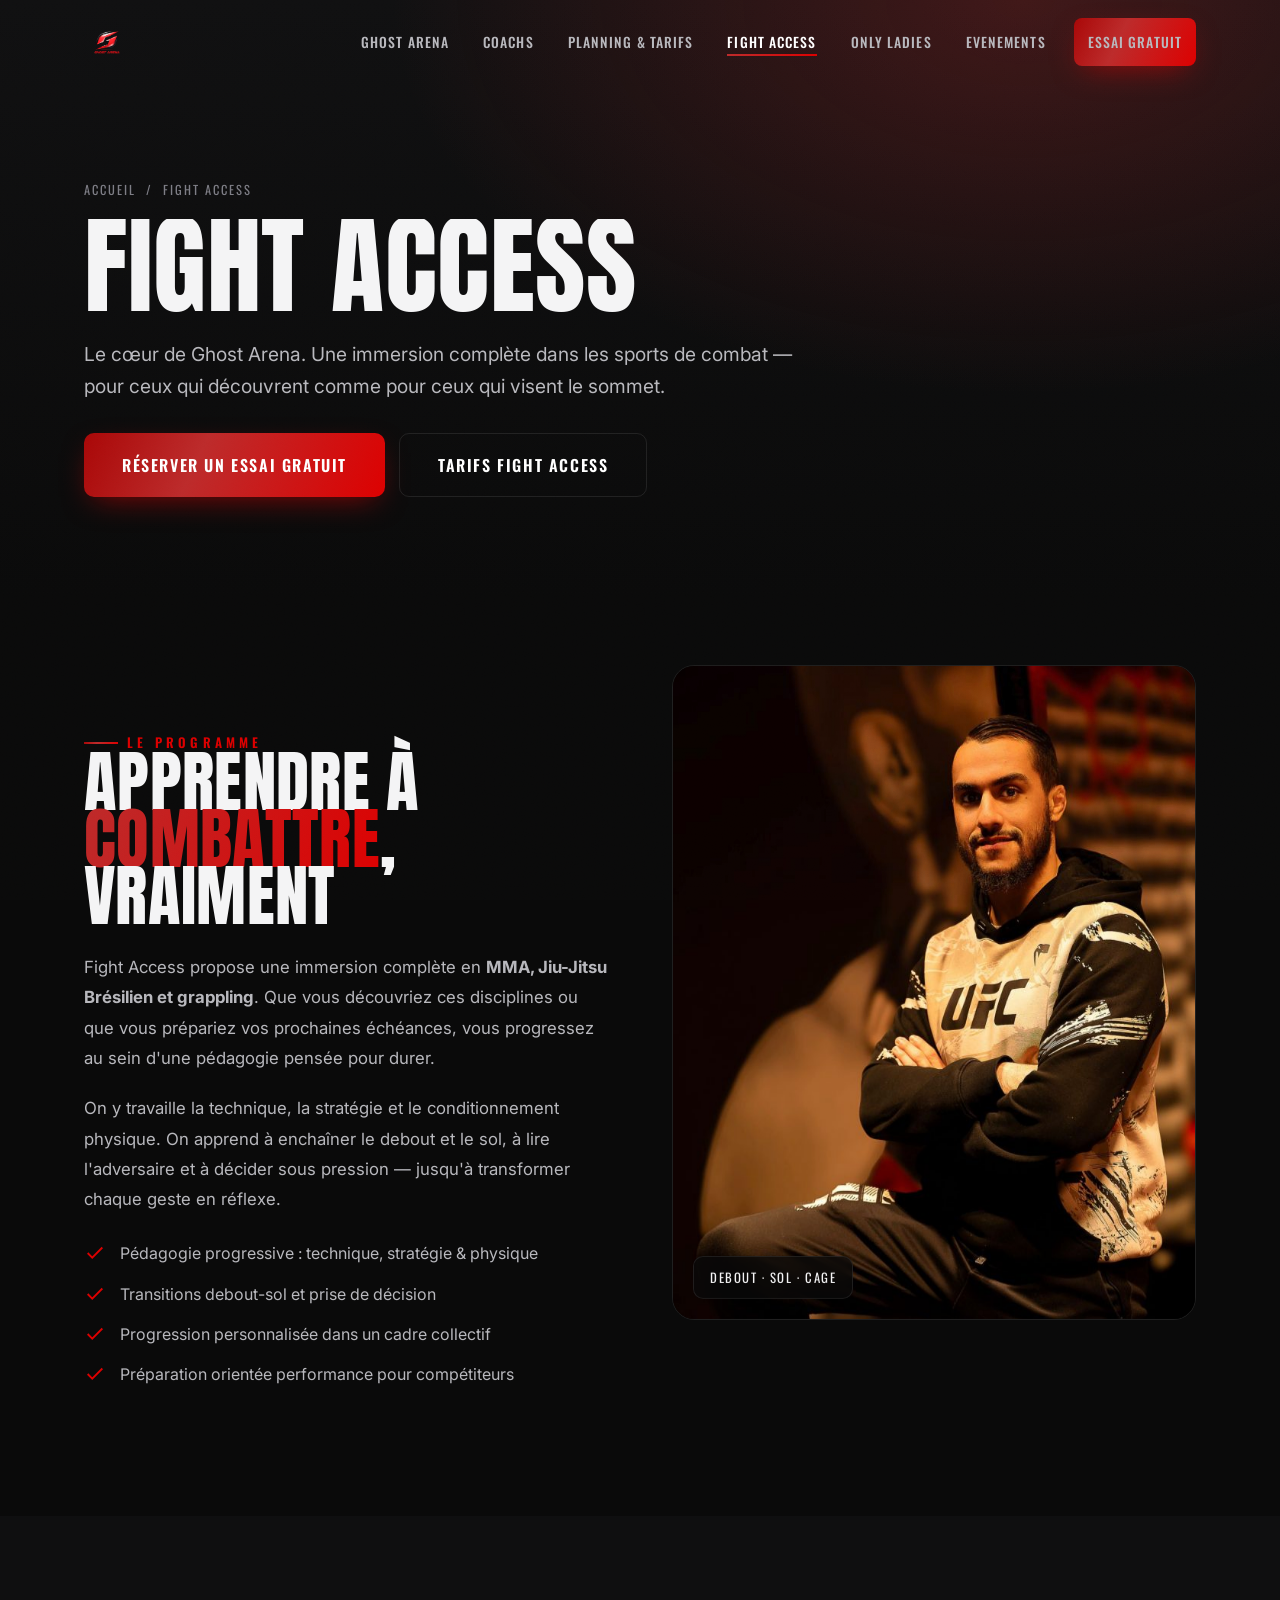
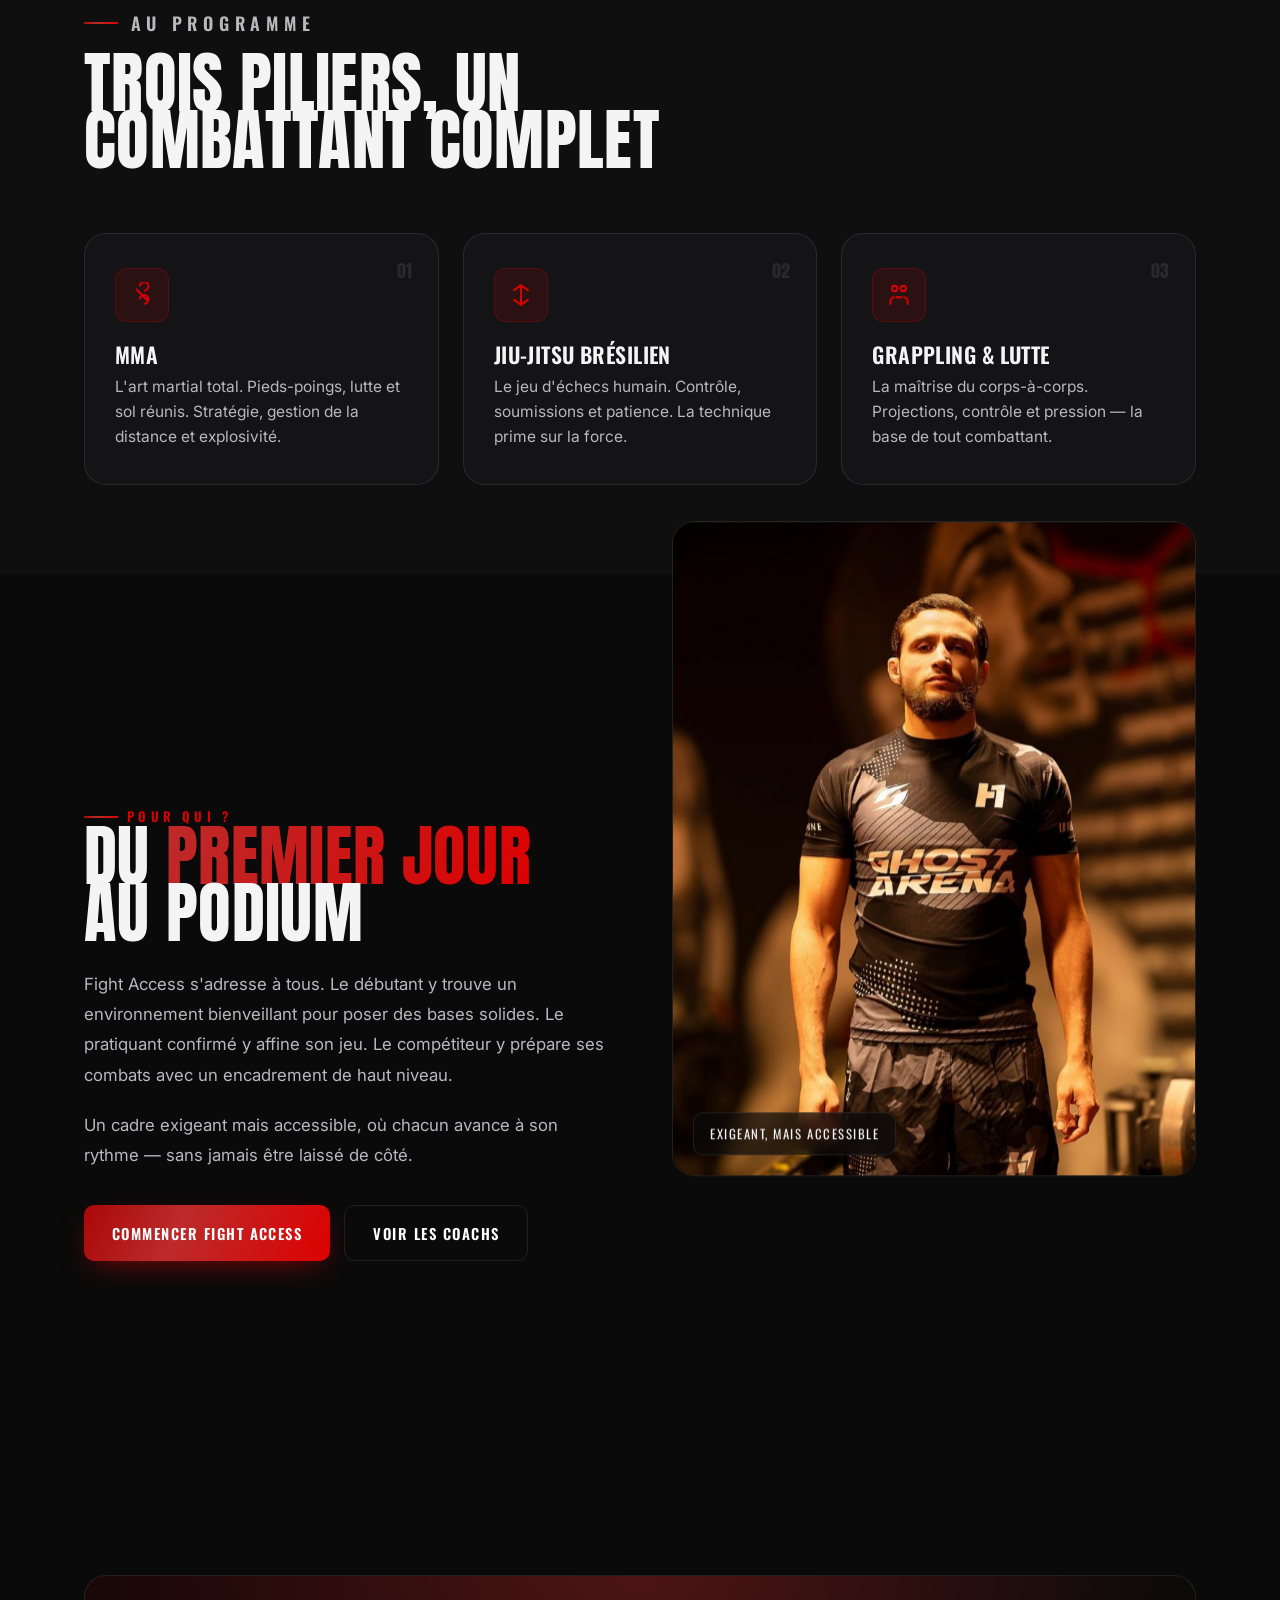
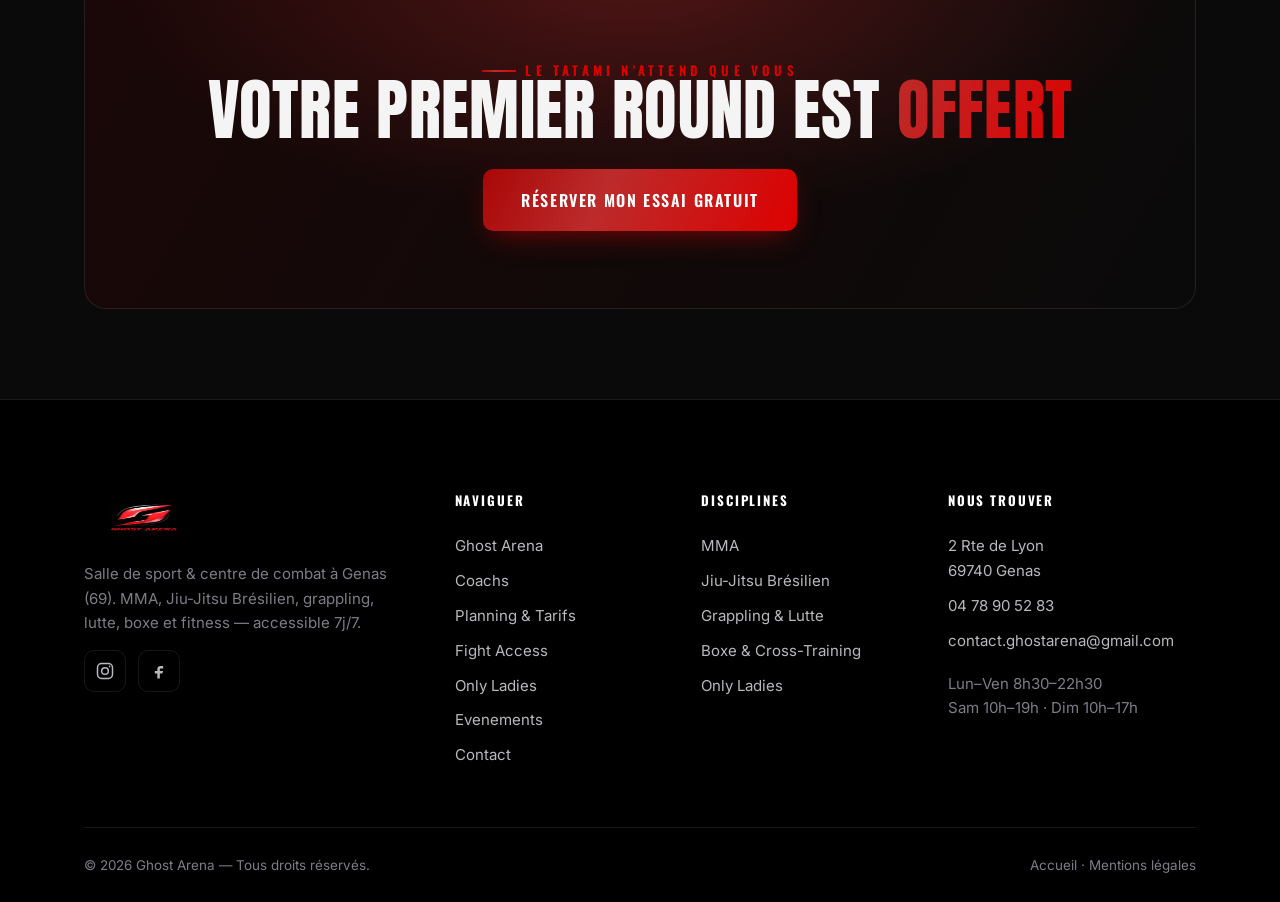
<file: fight-acces.html>
<!DOCTYPE html>
<html lang="fr">
<head>
<meta charset="UTF-8">
<meta name="viewport" content="width=device-width, initial-scale=1">
<title>Fight Access | MMA, Jiu-Jitsu & Grappling — Ghost Arena Genas</title>
<meta name="description" content="Fight Access, le programme combat de Ghost Arena : immersion complète en MMA, Jiu-Jitsu Brésilien et grappling. Pédagogie progressive du débutant au compétiteur, à Genas près de Lyon.">
<link rel="canonical" href="https://ghostarena.fr/fight-acces/">
<meta name="theme-color" content="#0a0a0a">
<meta property="og:type" content="website">
<meta property="og:title" content="Fight Access — Ghost Arena">
<meta property="og:description" content="Immersion complète en MMA, JJB et grappling. Du débutant au compétiteur.">
<meta property="og:url" content="https://ghostarena.fr/fight-acces/">
<meta property="og:image" content="https://ghostarena.fr/assets/coaches/yanis.jpeg">
<link rel="icon" href="assets/img/logo.png" type="image/png">
<link rel="preconnect" href="https://fonts.googleapis.com">
<link rel="preconnect" href="https://fonts.gstatic.com" crossorigin>
<link href="https://fonts.googleapis.com/css2?family=Anton&family=Oswald:wght@300;400;500;600;700&family=Inter:wght@400;500;600;700&display=swap" rel="stylesheet">
<link rel="stylesheet" href="css/styles.css">
</head>
<body data-page="fight-acces">

<header class="site-header"></header>

<main id="main">

  <section class="page-hero">
    <img class="bg" src="assets/coaches/yanis.jpeg" alt="" aria-hidden="true">
    <div class="container">
      <p class="crumb"><a href="index.html">Accueil</a> &nbsp;/&nbsp; Fight Access</p>
      <h1 class="display h1" data-kinetic>Fight Access</h1>
      <p class="reveal" data-delay="1">Le cœur de Ghost Arena. Une immersion complète dans les sports de combat — pour ceux qui découvrent comme pour ceux qui visent le sommet.</p>
      <div class="hero-actions reveal" data-delay="2" style="margin-top:30px">
        <a class="btn btn-primary btn-lg" href="contact.html"><span>Réserver un essai gratuit</span></a>
        <a class="btn btn-ghost btn-lg" href="planning-tarifs.html">Tarifs Fight Access</a>
      </div>
    </div>
  </section>

  <section class="section">
    <div class="container">
      <div class="split">
        <div class="split-body">
          <p class="eyebrow reveal">Le programme</p>
          <h2 class="display h2 reveal" data-delay="1">Apprendre à <span class="grad-text">combattre</span>, vraiment</h2>
          <div class="prose reveal" data-delay="2">
            <p>Fight Access propose une immersion complète en <strong>MMA, Jiu-Jitsu Brésilien et grappling</strong>. Que vous découvriez ces disciplines ou que vous prépariez vos prochaines échéances, vous progressez au sein d'une pédagogie pensée pour durer.</p>
            <p>On y travaille la technique, la stratégie et le conditionnement physique. On apprend à enchaîner le debout et le sol, à lire l'adversaire et à décider sous pression — jusqu'à transformer chaque geste en réflexe.</p>
          </div>
          <ul class="feature-list reveal" data-delay="3">
            <li><svg viewBox="0 0 24 24" fill="none" stroke="currentColor" stroke-width="2"><path d="M20 6 9 17l-5-5"/></svg><span>Pédagogie progressive&nbsp;: technique, stratégie &amp; physique</span></li>
            <li><svg viewBox="0 0 24 24" fill="none" stroke="currentColor" stroke-width="2"><path d="M20 6 9 17l-5-5"/></svg><span>Transitions debout-sol et prise de décision</span></li>
            <li><svg viewBox="0 0 24 24" fill="none" stroke="currentColor" stroke-width="2"><path d="M20 6 9 17l-5-5"/></svg><span>Progression personnalisée dans un cadre collectif</span></li>
            <li><svg viewBox="0 0 24 24" fill="none" stroke="currentColor" stroke-width="2"><path d="M20 6 9 17l-5-5"/></svg><span>Préparation orientée performance pour compétiteurs</span></li>
          </ul>
        </div>
        <div class="split-media reveal" data-parallax="0.08">
          <img src="assets/coaches/yanis.jpeg" alt="Combattant en immersion MMA chez Ghost Arena" loading="lazy">
          <span class="tag">Debout · Sol · Cage</span>
        </div>
      </div>
    </div>
  </section>

  <!-- DISCIPLINES DETAIL -->
  <section class="section section--tight" style="background:var(--bg-2)">
    <div class="container">
      <div class="sec-head reveal">
        <p class="eyebrow">Au programme</p>
        <h2 class="display h2">Trois piliers, un combattant complet</h2>
      </div>
      <div class="cards">
        <article class="card reveal" data-delay="1">
          <span class="num">01</span>
          <div class="card-ico"><svg viewBox="0 0 24 24" fill="none" stroke="currentColor" stroke-width="1.8"><path d="m6.5 6.5 11 11M14 8a4 4 0 1 0-4-4M10 16a4 4 0 1 1 4 4"/></svg></div>
          <h3>MMA</h3>
          <p>L'art martial total. Pieds-poings, lutte et sol réunis. Stratégie, gestion de la distance et explosivité.</p>
        </article>
        <article class="card reveal" data-delay="2">
          <span class="num">02</span>
          <div class="card-ico"><svg viewBox="0 0 24 24" fill="none" stroke="currentColor" stroke-width="1.8"><path d="M12 3v18M5 8l7-5 7 5M5 16l7 5 7-5"/></svg></div>
          <h3>Jiu-Jitsu Brésilien</h3>
          <p>Le jeu d'échecs humain. Contrôle, soumissions et patience. La technique prime sur la force.</p>
        </article>
        <article class="card reveal" data-delay="3">
          <span class="num">03</span>
          <div class="card-ico"><svg viewBox="0 0 24 24" fill="none" stroke="currentColor" stroke-width="1.8"><circle cx="8" cy="6" r="2.5"/><circle cx="16" cy="6" r="2.5"/><path d="M4 21v-3a4 4 0 0 1 4-4M20 21v-3a4 4 0 0 0-4-4M9 14h6"/></svg></div>
          <h3>Grappling &amp; Lutte</h3>
          <p>La maîtrise du corps-à-corps. Projections, contrôle et pression — la base de tout combattant.</p>
        </article>
      </div>
    </div>
  </section>

  <!-- LEVELS -->
  <section class="section">
    <div class="container">
      <div class="split rev">
        <div class="split-media reveal" data-parallax="0.08">
          <img src="assets/coaches/fateh.jpeg" alt="Coach Fight Access en plein cours" loading="lazy">
          <span class="tag">Exigeant, mais accessible</span>
        </div>
        <div class="split-body">
          <p class="eyebrow reveal">Pour qui ?</p>
          <h2 class="display h2 reveal" data-delay="1">Du <span class="grad-text">premier jour</span> au podium</h2>
          <div class="prose reveal" data-delay="2">
            <p>Fight Access s'adresse à tous. Le débutant y trouve un environnement bienveillant pour poser des bases solides. Le pratiquant confirmé y affine son jeu. Le compétiteur y prépare ses combats avec un encadrement de haut niveau.</p>
            <p>Un cadre exigeant mais accessible, où chacun avance à son rythme — sans jamais être laissé de côté.</p>
          </div>
          <div class="flex-actions mt-m reveal" data-delay="3">
            <a class="btn btn-primary" href="contact.html"><span>Commencer Fight Access</span></a>
            <a class="btn btn-ghost" href="coachs.html">Voir les coachs</a>
          </div>
        </div>
      </div>
    </div>
  </section>

  <section class="section section--tight">
    <div class="container">
      <div class="cta-band reveal">
        <p class="eyebrow eyebrow--center">Le tatami n'attend que vous</p>
        <h2 class="display h2">Votre premier round est <span class="grad-text">offert</span></h2>
        <div class="hero-actions"><a class="btn btn-primary btn-lg" href="contact.html"><span>Réserver mon essai gratuit</span></a></div>
      </div>
    </div>
  </section>

</main>

<footer class="site-footer"></footer>
<script src="js/main.js"></script>
</body>
</html>
</file>
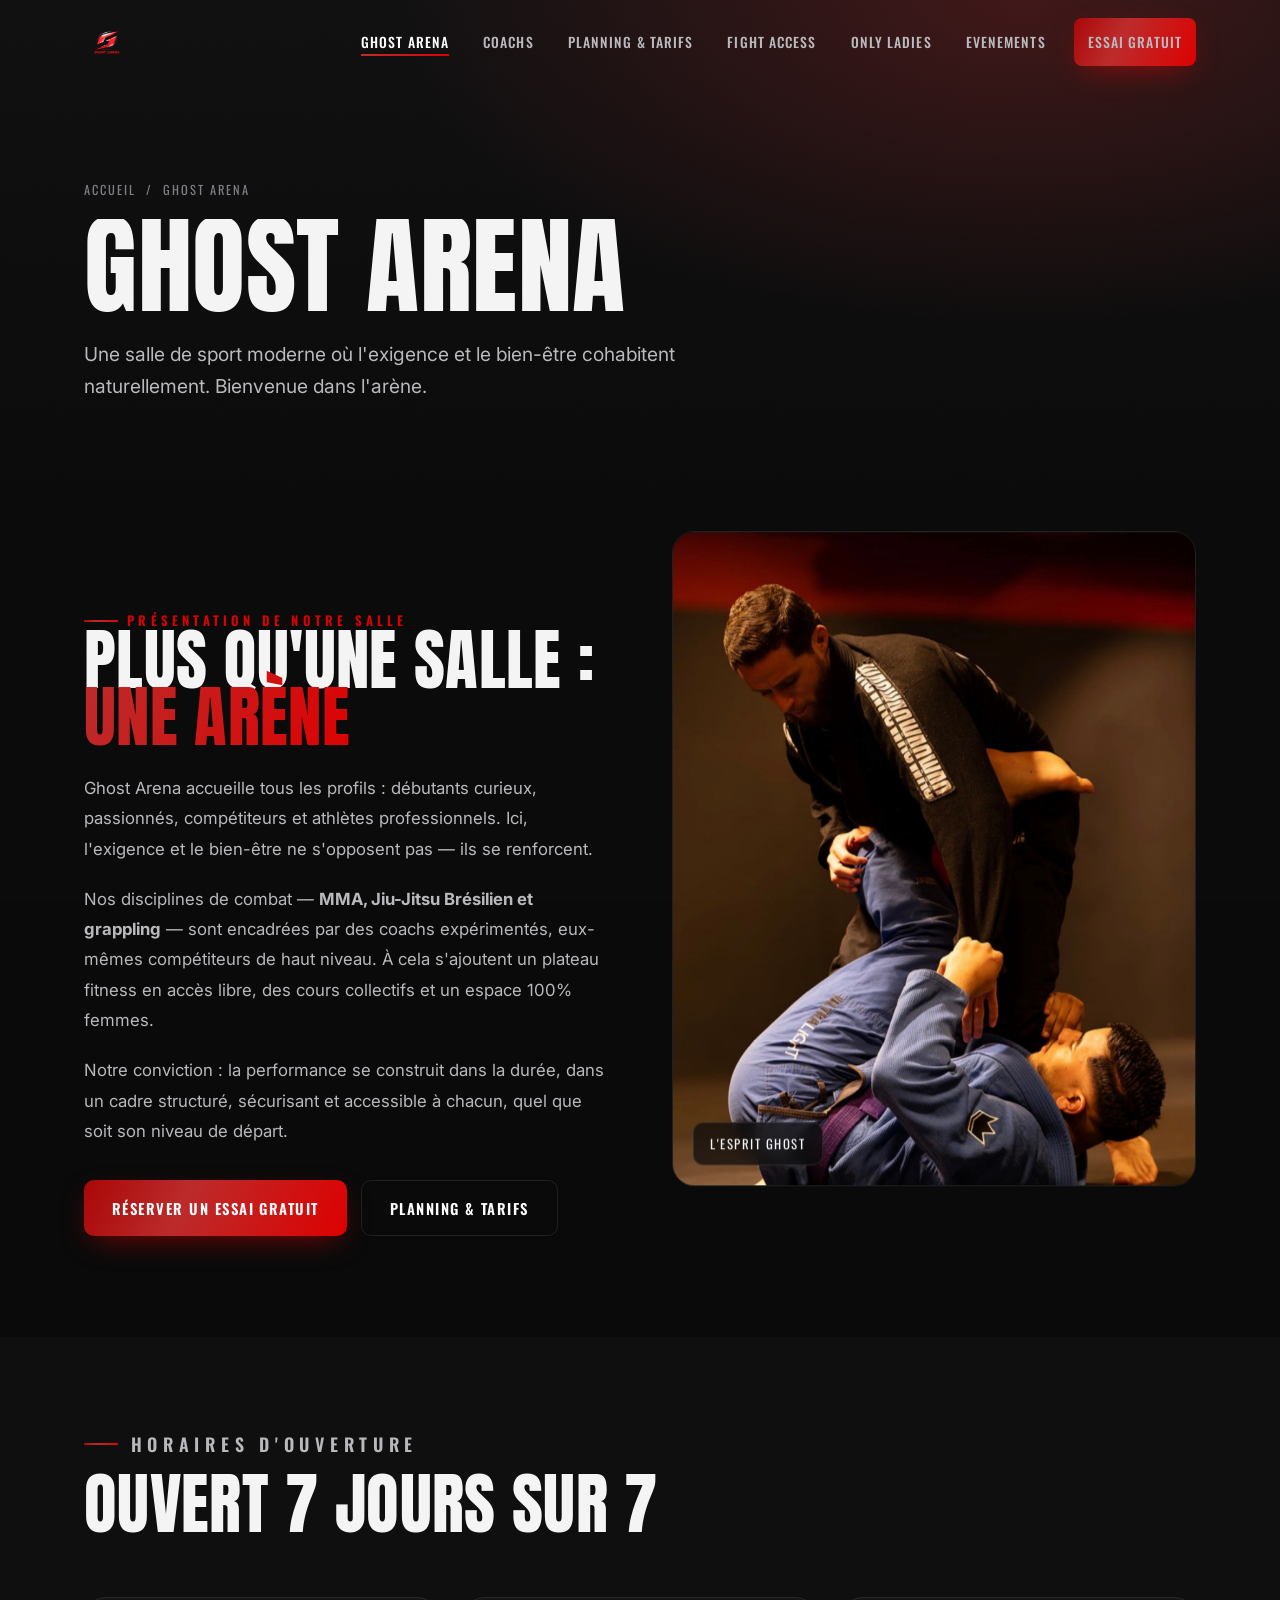
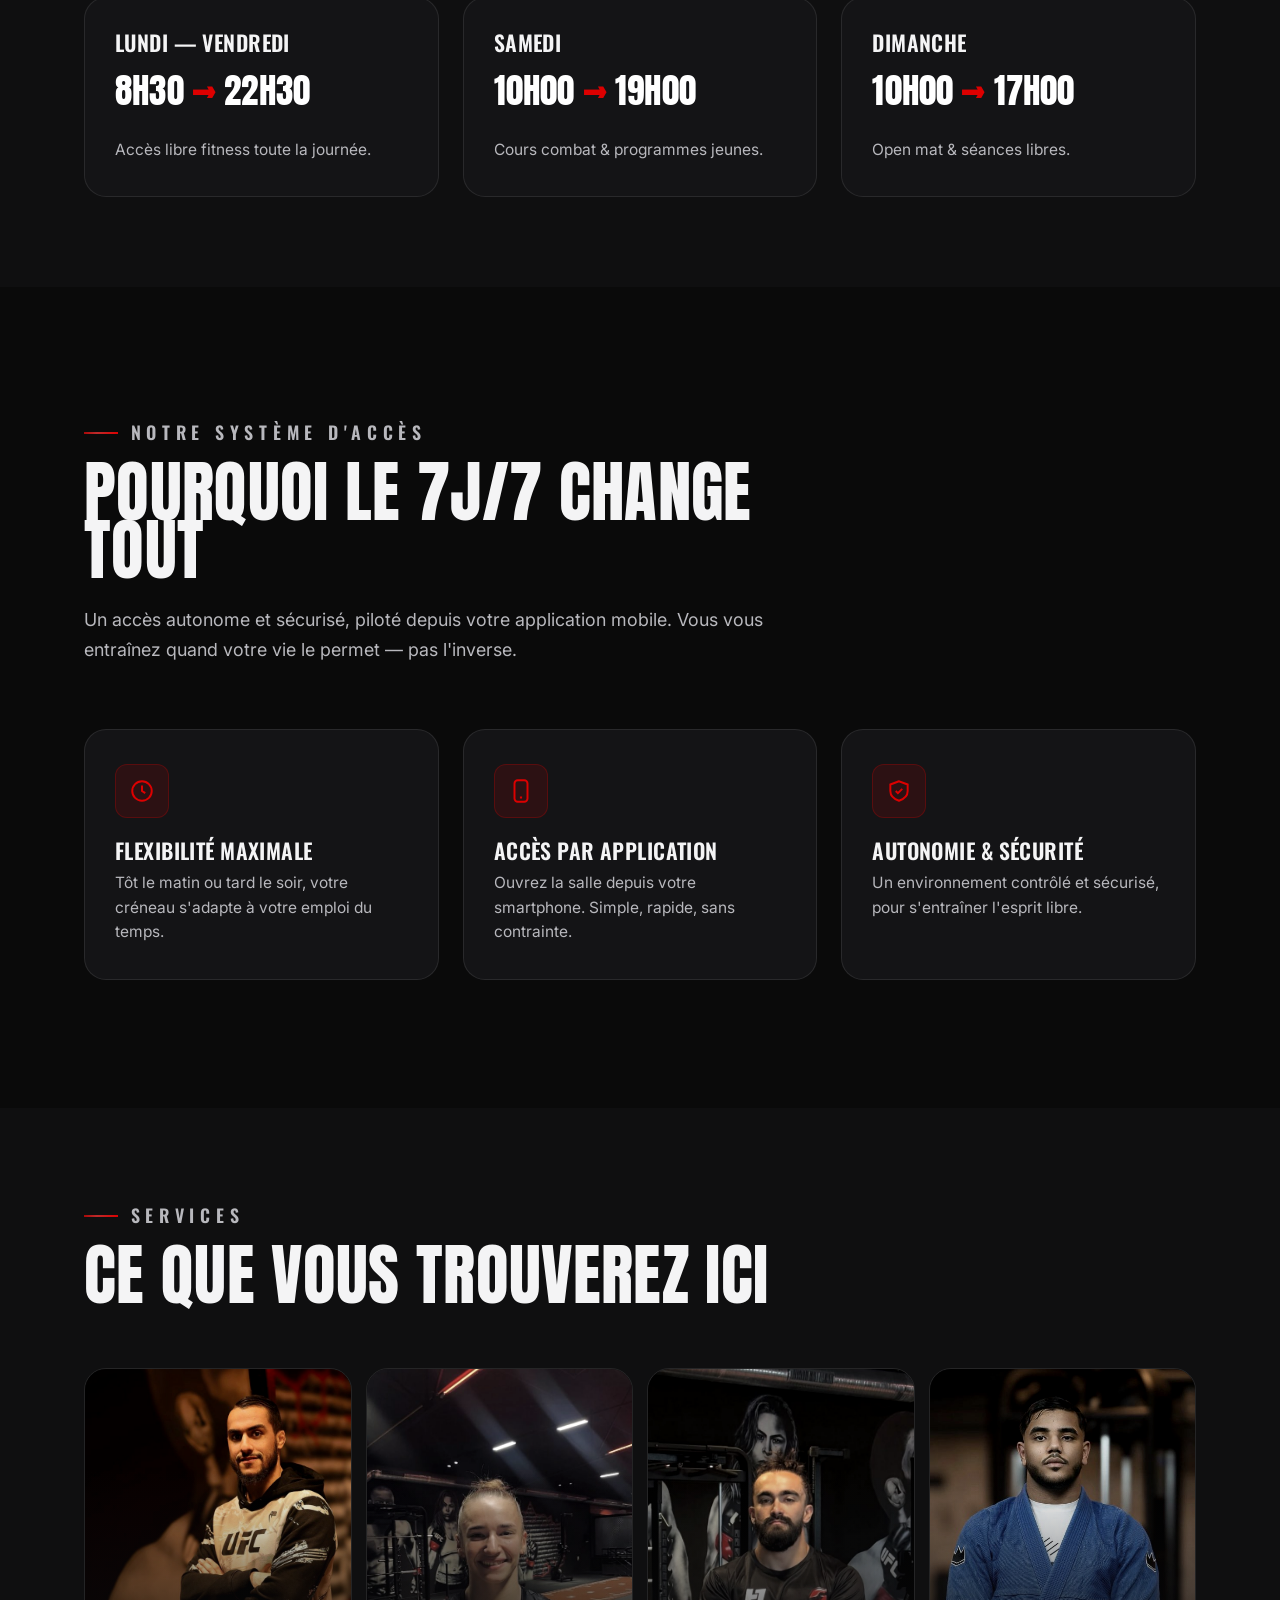
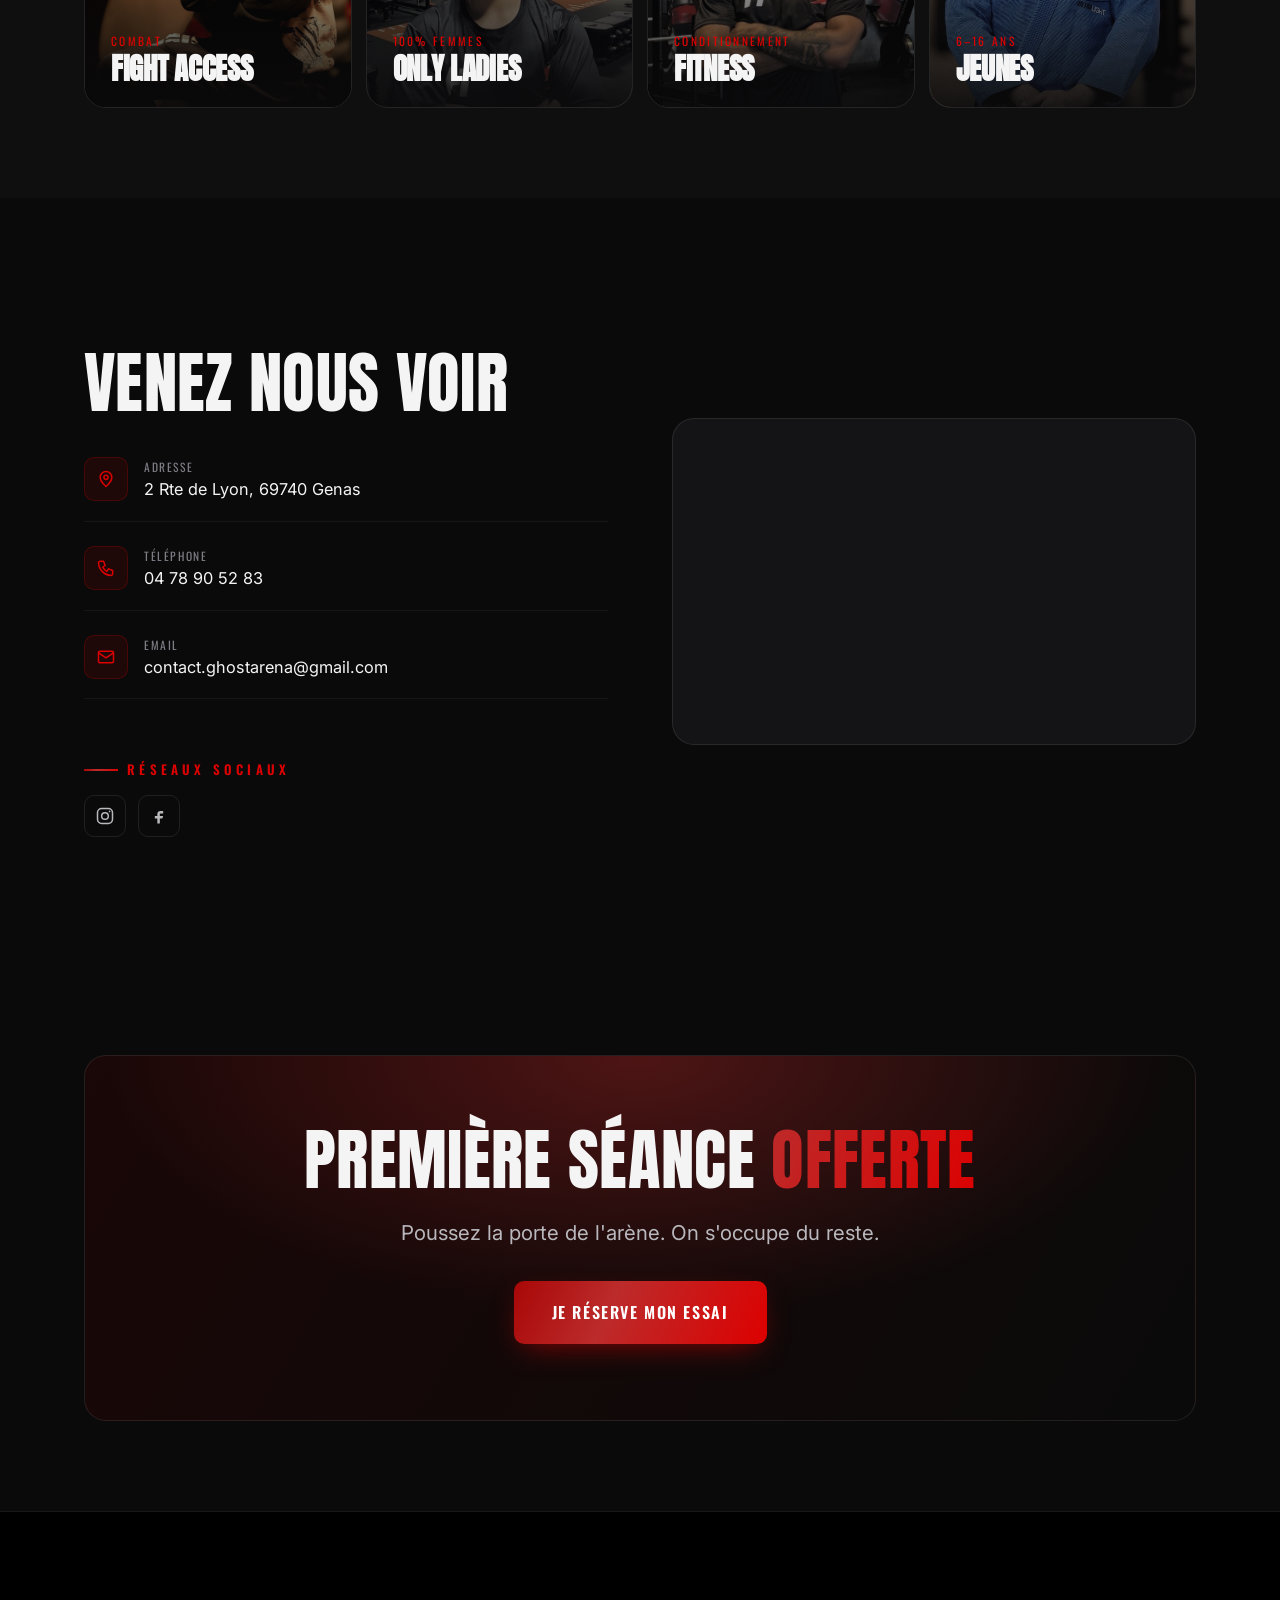
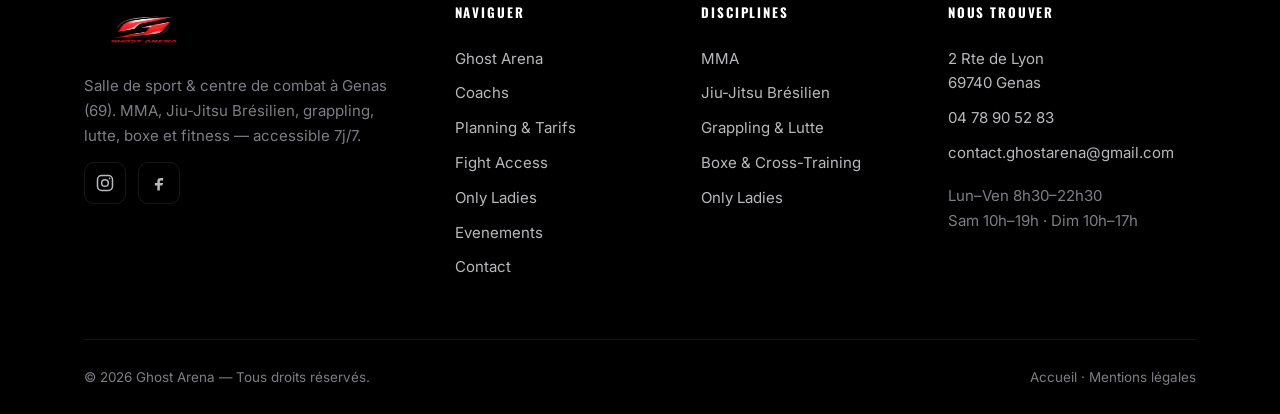
<file: ghost-arena.html>
<!DOCTYPE html>
<html lang="fr">
<head>
<meta charset="UTF-8">
<meta name="viewport" content="width=device-width, initial-scale=1">
<title>Ghost Arena — La salle | MMA & Fitness à Genas (Lyon)</title>
<meta name="description" content="Découvrez Ghost Arena : salle de sport moderne et centre de combat à Genas. Accès libre fitness 7j/7, disciplines MMA, JJB et grappling, espace femmes. Horaires, services et coordonnées.">
<link rel="canonical" href="https://ghostarena.fr/ghost-arena/">
<meta name="theme-color" content="#0a0a0a">
<meta property="og:type" content="website">
<meta property="og:title" content="Ghost Arena — La salle">
<meta property="og:description" content="Salle de sport moderne & centre de combat à Genas. Accès 7j/7, MMA, JJB, grappling, fitness.">
<meta property="og:url" content="https://ghostarena.fr/ghost-arena/">
<meta property="og:image" content="https://ghostarena.fr/assets/img/salle-1.jpeg">
<link rel="icon" href="assets/img/logo.png" type="image/png">
<link rel="preconnect" href="https://fonts.googleapis.com">
<link rel="preconnect" href="https://fonts.gstatic.com" crossorigin>
<link href="https://fonts.googleapis.com/css2?family=Anton&family=Oswald:wght@300;400;500;600;700&family=Inter:wght@400;500;600;700&display=swap" rel="stylesheet">
<link rel="stylesheet" href="css/styles.css">
</head>
<body data-page="ghost-arena">

<header class="site-header"></header>

<main id="main">

  <!-- PAGE HERO -->
  <section class="page-hero">
    <img class="bg" src="assets/img/salle-1.jpeg" alt="" aria-hidden="true">
    <div class="container">
      <p class="crumb"><a href="index.html">Accueil</a> &nbsp;/&nbsp; Ghost Arena</p>
      <h1 class="display h1" data-kinetic>Ghost Arena</h1>
      <p class="reveal" data-delay="1">Une salle de sport moderne où l'exigence et le bien-être cohabitent naturellement. Bienvenue dans l'arène.</p>
    </div>
  </section>

  <!-- PRÉSENTATION -->
  <section class="section section--tight">
    <div class="container">
      <div class="split">
        <div class="split-body">
          <p class="eyebrow reveal">Présentation de notre salle</p>
          <h2 class="display h2 reveal" data-delay="1">Plus qu'une salle&nbsp;: <span class="grad-text">une arène</span></h2>
          <div class="prose reveal" data-delay="2">
            <p>Ghost Arena accueille tous les profils&nbsp;: débutants curieux, passionnés, compétiteurs et athlètes professionnels. Ici, l'exigence et le bien-être ne s'opposent pas — ils se renforcent.</p>
            <p>Nos disciplines de combat — <strong>MMA, Jiu-Jitsu Brésilien et grappling</strong> — sont encadrées par des coachs expérimentés, eux-mêmes compétiteurs de haut niveau. À cela s'ajoutent un plateau fitness en accès libre, des cours collectifs et un espace 100% femmes.</p>
            <p>Notre conviction&nbsp;: la performance se construit dans la durée, dans un cadre structuré, sécurisant et accessible à chacun, quel que soit son niveau de départ.</p>
          </div>
          <div class="flex-actions mt-m reveal" data-delay="3">
            <a class="btn btn-primary" href="contact.html"><span>Réserver un essai gratuit</span></a>
            <a class="btn btn-ghost" href="planning-tarifs.html">Planning &amp; tarifs</a>
          </div>
        </div>
        <div class="split-media reveal" data-parallax="0.08">
          <img src="assets/img/hero-full.jpg" alt="Combattant à l'entraînement chez Ghost Arena" loading="lazy">
          <span class="tag">L'esprit Ghost</span>
        </div>
      </div>
    </div>
  </section>

  <!-- HORAIRES -->
  <section class="section section--tight" style="background:var(--bg-2)">
    <div class="container">
      <div class="sec-head reveal">
        <p class="eyebrow">Horaires d'ouverture</p>
        <h2 class="display h2">Ouvert 7 jours sur 7</h2>
      </div>
      <div class="cards">
        <div class="card reveal" data-delay="1">
          <h3>Lundi — Vendredi</h3>
          <p class="display" style="font-size:2.2rem;color:#fff;margin-top:8px">8h30 <span class="text-red">→</span> 22h30</p>
          <p class="muted mt-s">Accès libre fitness toute la journée.</p>
        </div>
        <div class="card reveal" data-delay="2">
          <h3>Samedi</h3>
          <p class="display" style="font-size:2.2rem;color:#fff;margin-top:8px">10h00 <span class="text-red">→</span> 19h00</p>
          <p class="muted mt-s">Cours combat &amp; programmes jeunes.</p>
        </div>
        <div class="card reveal" data-delay="3">
          <h3>Dimanche</h3>
          <p class="display" style="font-size:2.2rem;color:#fff;margin-top:8px">10h00 <span class="text-red">→</span> 17h00</p>
          <p class="muted mt-s">Open mat &amp; séances libres.</p>
        </div>
      </div>
    </div>
  </section>

  <!-- POURQUOI 7/7 -->
  <section class="section">
    <div class="container">
      <div class="sec-head reveal">
        <p class="eyebrow">Notre système d'accès</p>
        <h2 class="display h2">Pourquoi le 7j/7 change tout</h2>
        <p>Un accès autonome et sécurisé, piloté depuis votre application mobile. Vous vous entraînez quand votre vie le permet — pas l'inverse.</p>
      </div>
      <div class="cards">
        <article class="card reveal" data-delay="1">
          <div class="card-ico"><svg viewBox="0 0 24 24" fill="none" stroke="currentColor" stroke-width="1.8"><circle cx="12" cy="12" r="9"/><path d="M12 7v5l3 2"/></svg></div>
          <h3>Flexibilité maximale</h3>
          <p>Tôt le matin ou tard le soir, votre créneau s'adapte à votre emploi du temps.</p>
        </article>
        <article class="card reveal" data-delay="2">
          <div class="card-ico"><svg viewBox="0 0 24 24" fill="none" stroke="currentColor" stroke-width="1.8"><rect x="6" y="2" width="12" height="20" rx="3"/><path d="M11 18h2"/></svg></div>
          <h3>Accès par application</h3>
          <p>Ouvrez la salle depuis votre smartphone. Simple, rapide, sans contrainte.</p>
        </article>
        <article class="card reveal" data-delay="3">
          <div class="card-ico"><svg viewBox="0 0 24 24" fill="none" stroke="currentColor" stroke-width="1.8"><path d="M12 3 4 6v6c0 5 3.5 7.5 8 9 4.5-1.5 8-4 8-9V6z"/><path d="m9 12 2 2 4-4"/></svg></div>
          <h3>Autonomie &amp; sécurité</h3>
          <p>Un environnement contrôlé et sécurisé, pour s'entraîner l'esprit libre.</p>
        </article>
      </div>
    </div>
  </section>

  <!-- SERVICES -->
  <section class="section section--tight" style="background:var(--bg-2)">
    <div class="container">
      <div class="sec-head reveal">
        <p class="eyebrow">Services</p>
        <h2 class="display h2">Ce que vous trouverez ici</h2>
      </div>
      <div class="disc-grid">
        <a class="disc reveal" data-delay="1" href="fight-acces.html">
          <img src="assets/coaches/yanis.jpeg" alt="Sports de combat MMA" loading="lazy">
          <div class="meta"><span>Combat</span><h3>Fight Access</h3></div>
        </a>
        <a class="disc reveal" data-delay="2" href="only-ladies.html">
          <img src="assets/coaches/lisa.jpeg" alt="Espace 100% femmes" loading="lazy">
          <div class="meta"><span>100% femmes</span><h3>Only Ladies</h3></div>
        </a>
        <a class="disc reveal" data-delay="3" href="planning-tarifs.html">
          <img src="assets/coaches/diego.jpeg" alt="Préparation physique et fitness" loading="lazy">
          <div class="meta"><span>Conditionnement</span><h3>Fitness</h3></div>
        </a>
        <a class="disc reveal" data-delay="4" href="coachs.html">
          <img src="assets/coaches/iliane.jpg" alt="Programmes enfants et juniors" loading="lazy">
          <div class="meta"><span>6–16 ans</span><h3>Jeunes</h3></div>
        </a>
      </div>
    </div>
  </section>

  <!-- COORDONNÉES -->
  <section class="section">
    <div class="container">
      <div class="split">
        <div class="split-body">
          <p class="eyebrow reveal">Coordonnées</p>
          <h2 class="display h2 reveal" data-delay="1">Venez nous voir</h2>
          <div class="info-list reveal" data-delay="2">
            <div class="info-item"><span class="ico"><svg viewBox="0 0 24 24" fill="none" stroke="currentColor" stroke-width="1.8"><path d="M12 21s-7-6-7-11a7 7 0 0 1 14 0c0 5-7 11-7 11Z"/><circle cx="12" cy="10" r="2.5"/></svg></span><div><p class="lbl">Adresse</p><a href="https://maps.google.com/?q=2+Rte+de+Lyon+69740+Genas" target="_blank" rel="noopener">2 Rte de Lyon, 69740 Genas</a></div></div>
            <div class="info-item"><span class="ico"><svg viewBox="0 0 24 24" fill="none" stroke="currentColor" stroke-width="1.8"><path d="M5 4h4l2 5-3 2a12 12 0 0 0 5 5l2-3 5 2v4a2 2 0 0 1-2 2A16 16 0 0 1 3 6a2 2 0 0 1 2-2Z"/></svg></span><div><p class="lbl">Téléphone</p><a href="tel:+33478905283">04 78 90 52 83</a></div></div>
            <div class="info-item"><span class="ico"><svg viewBox="0 0 24 24" fill="none" stroke="currentColor" stroke-width="1.8"><rect x="3" y="5" width="18" height="14" rx="2"/><path d="m3 7 9 6 9-6"/></svg></span><div><p class="lbl">Email</p><a href="mailto:contact.ghostarena@gmail.com">contact.ghostarena@gmail.com</a></div></div>
          </div>
          <p class="eyebrow mt-l reveal" data-delay="3">Réseaux sociaux</p>
          <div class="socials reveal" data-delay="4" style="margin-top:14px">
            <a href="https://www.instagram.com/ghost.arena/?hl=fr" target="_blank" rel="noopener" aria-label="Instagram"><svg viewBox="0 0 24 24" fill="none" stroke="currentColor" stroke-width="1.8"><rect x="3" y="3" width="18" height="18" rx="5"/><circle cx="12" cy="12" r="4"/><circle cx="17.5" cy="6.5" r="1" fill="currentColor" stroke="none"/></svg></a>
            <a href="https://www.facebook.com/people/Ghost-Arena/61586192936143/" target="_blank" rel="noopener" aria-label="Facebook"><svg viewBox="0 0 24 24" fill="currentColor"><path d="M14 9h3V6h-3a4 4 0 0 0-4 4v2H7v3h3v6h3v-6h3l1-3h-4v-2a1 1 0 0 1 1-1z"/></svg></a>
          </div>
        </div>
        <div class="map-embed reveal">
          <iframe title="Carte Ghost Arena Genas" loading="lazy" src="https://maps.google.com/maps?q=2%20Rte%20de%20Lyon%2069740%20Genas&t=&z=15&ie=UTF8&iwloc=&output=embed"></iframe>
        </div>
      </div>
    </div>
  </section>

  <section class="section section--tight">
    <div class="container">
      <div class="cta-band reveal">
        <h2 class="display h2">Première séance <span class="grad-text">offerte</span></h2>
        <p class="lead" style="margin-inline:auto">Poussez la porte de l'arène. On s'occupe du reste.</p>
        <div class="hero-actions"><a class="btn btn-primary btn-lg" href="contact.html"><span>Je réserve mon essai</span></a></div>
      </div>
    </div>
  </section>

</main>

<footer class="site-footer"></footer>
<script src="js/main.js"></script>
</body>
</html>
</file>
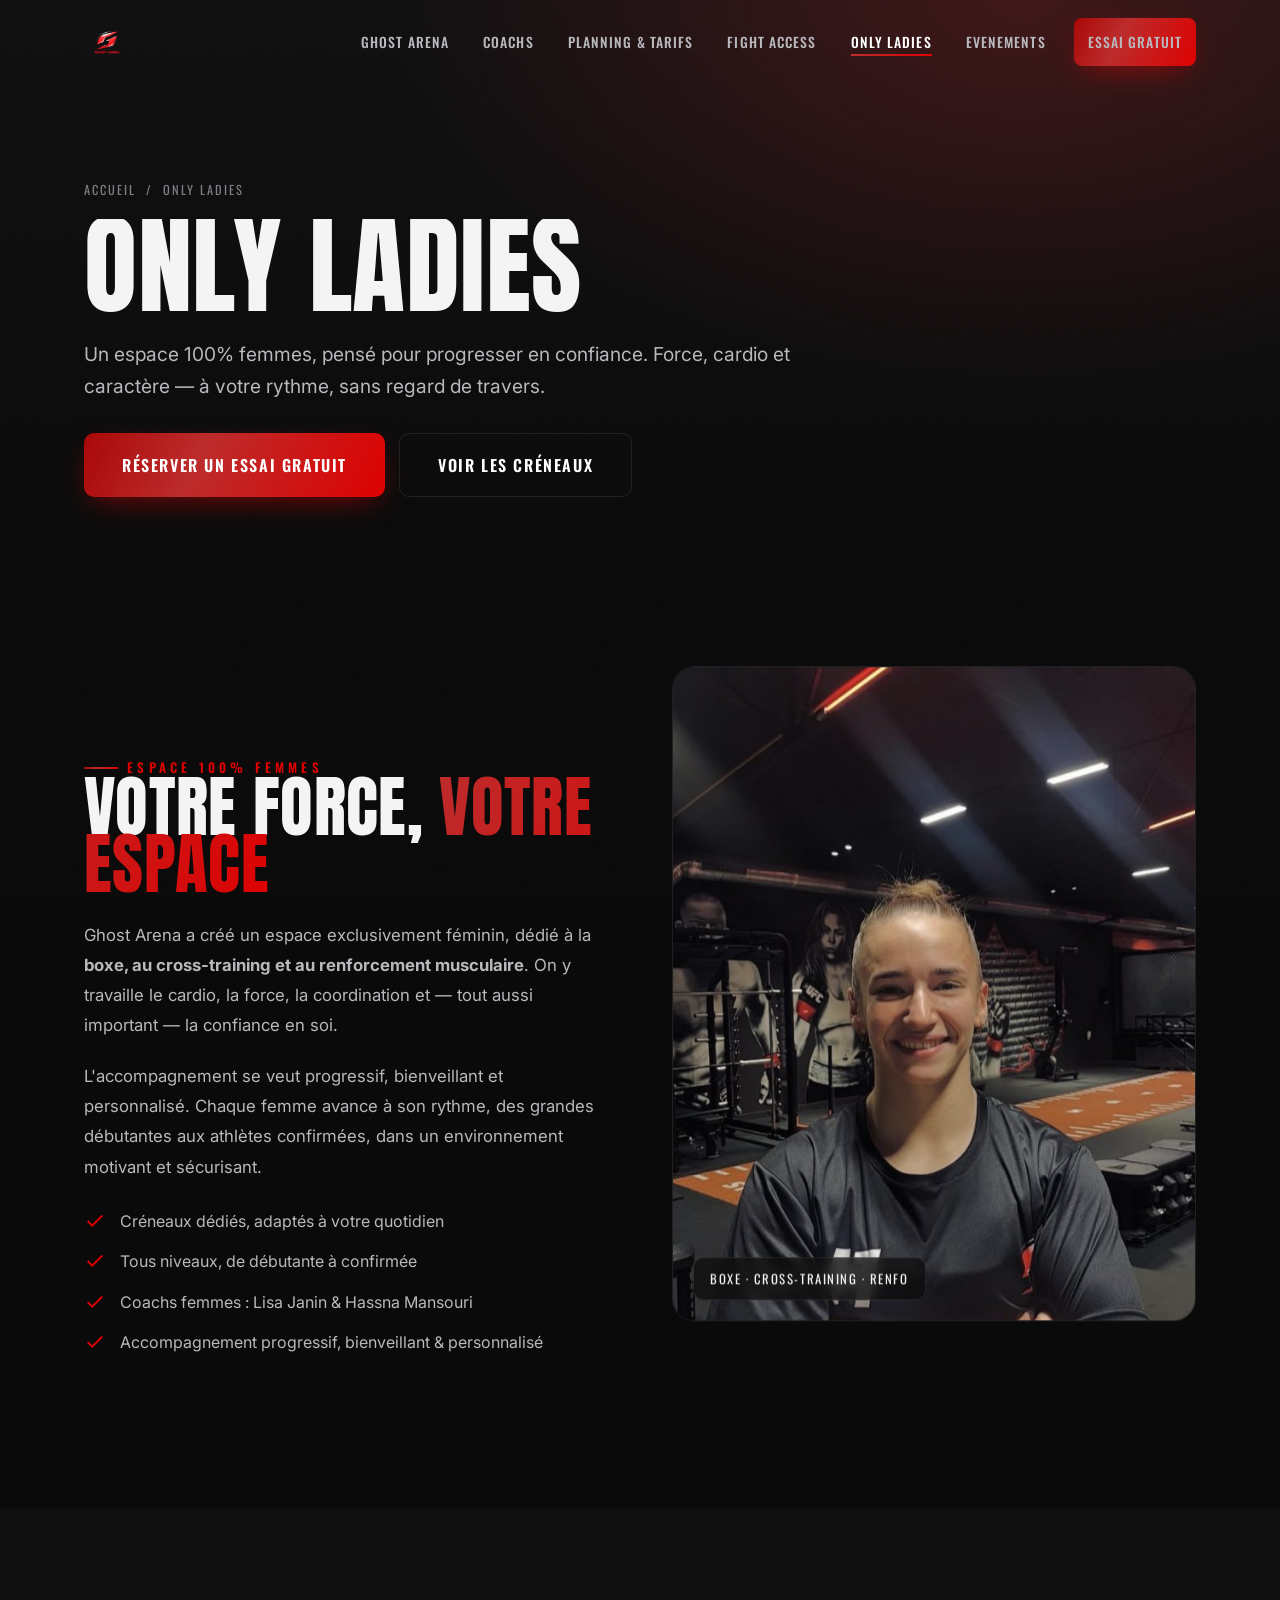
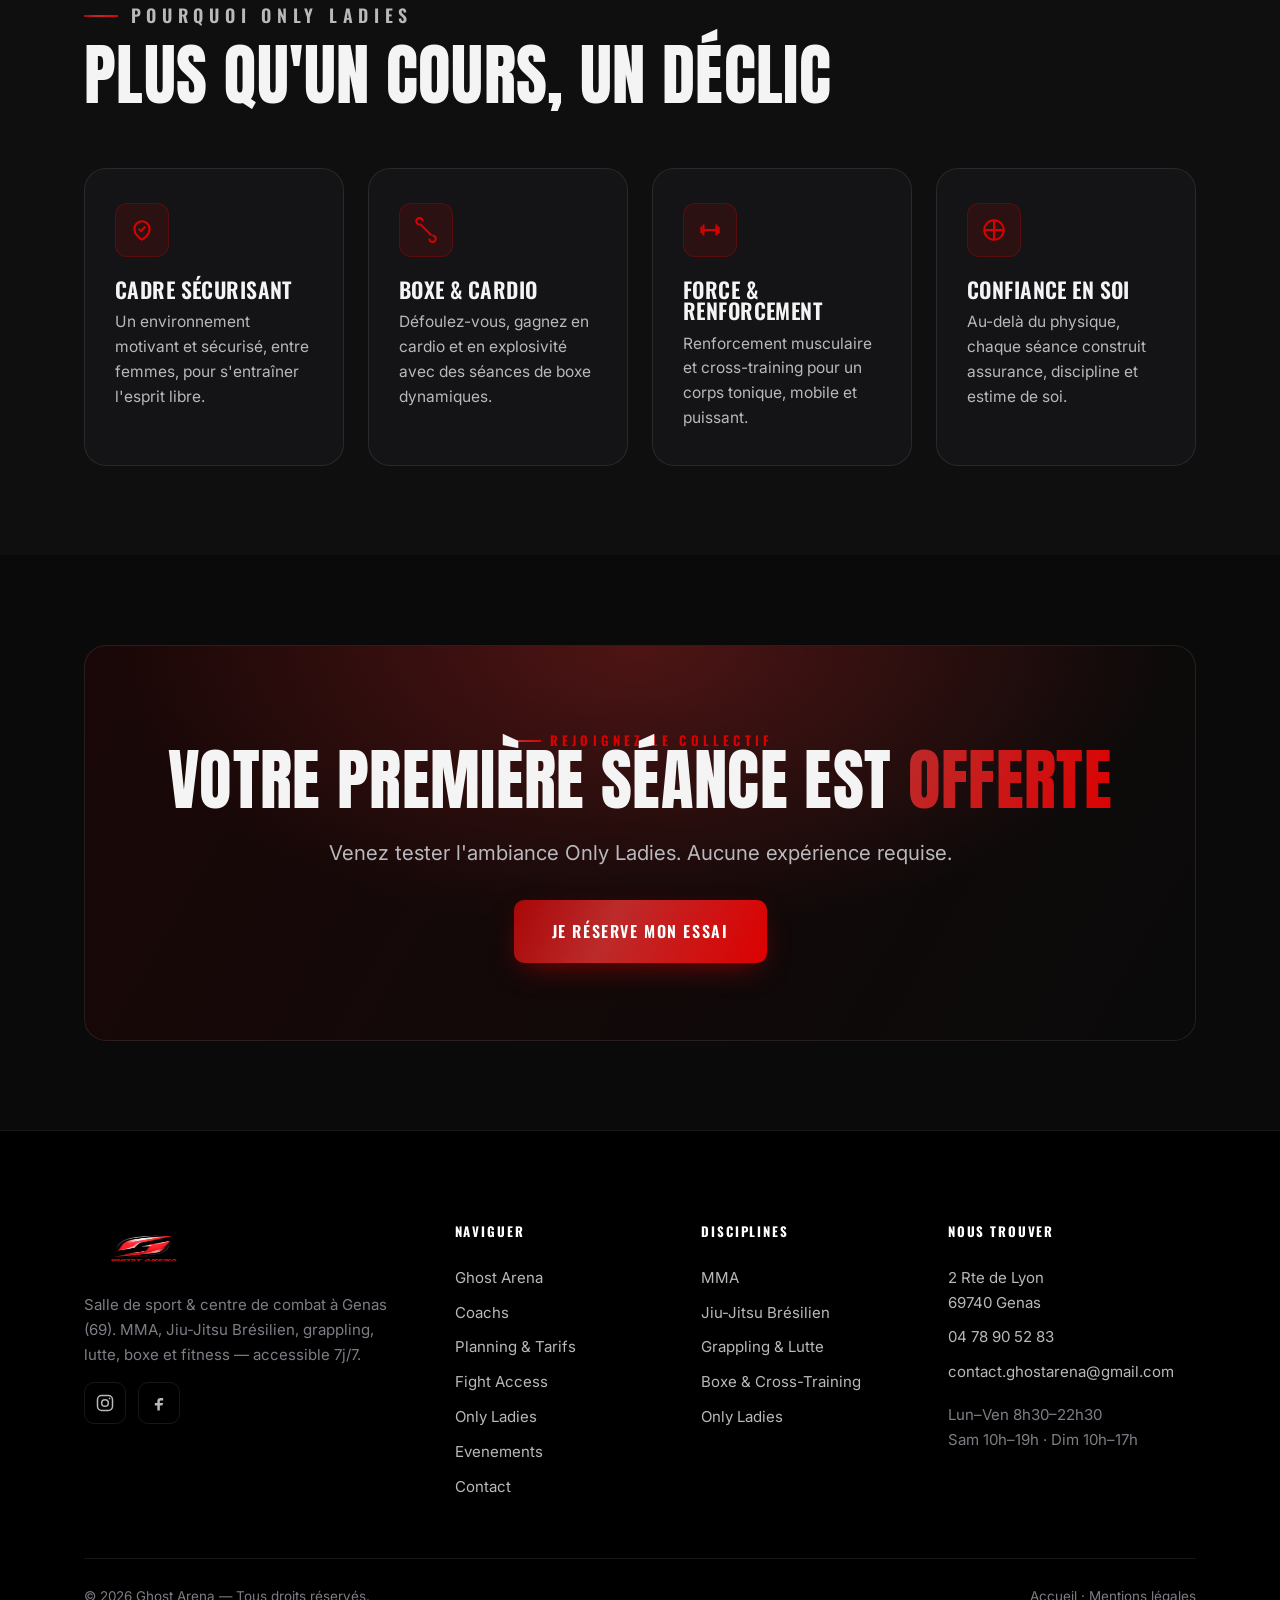
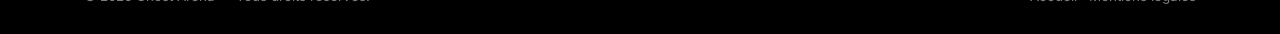
<file: only-ladies.html>
<!DOCTYPE html>
<html lang="fr">
<head>
<meta charset="UTF-8">
<meta name="viewport" content="width=device-width, initial-scale=1">
<title>Only Ladies — Espace 100% femmes | Ghost Arena Genas</title>
<meta name="description" content="Only Ladies : l'espace 100% femmes de Ghost Arena à Genas. Boxe, cross-training et renforcement musculaire. Cardio, force, coordination et confiance en soi, encadrés par des coachs femmes.">
<link rel="canonical" href="https://ghostarena.fr/only-ladies/">
<meta name="theme-color" content="#0a0a0a">
<meta property="og:type" content="website">
<meta property="og:title" content="Only Ladies — Ghost Arena">
<meta property="og:description" content="Espace 100% femmes : boxe, cross-training, renforcement. Cardio, force, confiance en soi.">
<meta property="og:url" content="https://ghostarena.fr/only-ladies/">
<meta property="og:image" content="https://ghostarena.fr/assets/coaches/lisa.jpeg">
<link rel="icon" href="assets/img/logo.png" type="image/png">
<link rel="preconnect" href="https://fonts.googleapis.com">
<link rel="preconnect" href="https://fonts.gstatic.com" crossorigin>
<link href="https://fonts.googleapis.com/css2?family=Anton&family=Oswald:wght@300;400;500;600;700&family=Inter:wght@400;500;600;700&display=swap" rel="stylesheet">
<link rel="stylesheet" href="css/styles.css">
</head>
<body data-page="only-ladies">

<header class="site-header"></header>

<main id="main">

  <section class="page-hero">
    <img class="bg" src="assets/coaches/lisa.jpeg" alt="" aria-hidden="true">
    <div class="container">
      <p class="crumb"><a href="index.html">Accueil</a> &nbsp;/&nbsp; Only Ladies</p>
      <h1 class="display h1" data-kinetic>Only Ladies</h1>
      <p class="reveal" data-delay="1">Un espace 100% femmes, pensé pour progresser en confiance. Force, cardio et caractère — à votre rythme, sans regard de travers.</p>
      <div class="hero-actions reveal" data-delay="2" style="margin-top:30px">
        <a class="btn btn-primary btn-lg" href="contact.html"><span>Réserver un essai gratuit</span></a>
        <a class="btn btn-ghost btn-lg" href="planning-tarifs.html">Voir les créneaux</a>
      </div>
    </div>
  </section>

  <section class="section">
    <div class="container">
      <div class="split">
        <div class="split-body">
          <p class="eyebrow reveal">Espace 100% femmes</p>
          <h2 class="display h2 reveal" data-delay="1">Votre force, <span class="grad-text">votre espace</span></h2>
          <div class="prose reveal" data-delay="2">
            <p>Ghost Arena a créé un espace exclusivement féminin, dédié à la <strong>boxe, au cross-training et au renforcement musculaire</strong>. On y travaille le cardio, la force, la coordination et — tout aussi important — la confiance en soi.</p>
            <p>L'accompagnement se veut progressif, bienveillant et personnalisé. Chaque femme avance à son rythme, des grandes débutantes aux athlètes confirmées, dans un environnement motivant et sécurisant.</p>
          </div>
          <ul class="feature-list reveal" data-delay="3">
            <li><svg viewBox="0 0 24 24" fill="none" stroke="currentColor" stroke-width="2"><path d="M20 6 9 17l-5-5"/></svg><span>Créneaux dédiés, adaptés à votre quotidien</span></li>
            <li><svg viewBox="0 0 24 24" fill="none" stroke="currentColor" stroke-width="2"><path d="M20 6 9 17l-5-5"/></svg><span>Tous niveaux, de débutante à confirmée</span></li>
            <li><svg viewBox="0 0 24 24" fill="none" stroke="currentColor" stroke-width="2"><path d="M20 6 9 17l-5-5"/></svg><span>Coachs femmes&nbsp;: Lisa Janin &amp; Hassna Mansouri</span></li>
            <li><svg viewBox="0 0 24 24" fill="none" stroke="currentColor" stroke-width="2"><path d="M20 6 9 17l-5-5"/></svg><span>Accompagnement progressif, bienveillant &amp; personnalisé</span></li>
          </ul>
        </div>
        <div class="split-media reveal" data-parallax="0.08">
          <img src="assets/coaches/lisa.jpeg" alt="Coach de l'espace Only Ladies, Ghost Arena" loading="lazy">
          <span class="tag">Boxe · Cross-Training · Renfo</span>
        </div>
      </div>
    </div>
  </section>

  <section class="section section--tight" style="background:var(--bg-2)">
    <div class="container">
      <div class="sec-head reveal">
        <p class="eyebrow">Pourquoi Only Ladies</p>
        <h2 class="display h2">Plus qu'un cours, un déclic</h2>
      </div>
      <div class="cards">
        <article class="card reveal" data-delay="1">
          <div class="card-ico"><svg viewBox="0 0 24 24" fill="none" stroke="currentColor" stroke-width="1.8"><path d="M12 21s-7-4-7-10a7 7 0 0 1 14 0c0 6-7 10-7 10Z"/><path d="m9 11 2 2 4-4"/></svg></div>
          <h3>Cadre sécurisant</h3>
          <p>Un environnement motivant et sécurisé, entre femmes, pour s'entraîner l'esprit libre.</p>
        </article>
        <article class="card reveal" data-delay="2">
          <div class="card-ico"><svg viewBox="0 0 24 24" fill="none" stroke="currentColor" stroke-width="1.8"><path d="M6.5 6.5 17 17M9 4a3 3 0 1 0-3 3M15 20a3 3 0 1 0 3-3"/></svg></div>
          <h3>Boxe &amp; cardio</h3>
          <p>Défoulez-vous, gagnez en cardio et en explosivité avec des séances de boxe dynamiques.</p>
        </article>
        <article class="card reveal" data-delay="3">
          <div class="card-ico"><svg viewBox="0 0 24 24" fill="none" stroke="currentColor" stroke-width="1.8"><path d="M6 7v10M18 7v10M4 9v6M20 9v6M6 12h12"/></svg></div>
          <h3>Force &amp; renforcement</h3>
          <p>Renforcement musculaire et cross-training pour un corps tonique, mobile et puissant.</p>
        </article>
        <article class="card reveal" data-delay="4">
          <div class="card-ico"><svg viewBox="0 0 24 24" fill="none" stroke="currentColor" stroke-width="1.8"><path d="M12 3v18M3 12h18"/><circle cx="12" cy="12" r="9"/></svg></div>
          <h3>Confiance en soi</h3>
          <p>Au-delà du physique, chaque séance construit assurance, discipline et estime de soi.</p>
        </article>
      </div>
    </div>
  </section>

  <section class="section section--tight">
    <div class="container">
      <div class="cta-band reveal">
        <p class="eyebrow eyebrow--center">Rejoignez le collectif</p>
        <h2 class="display h2">Votre première séance est <span class="grad-text">offerte</span></h2>
        <p class="lead" style="margin-inline:auto">Venez tester l'ambiance Only Ladies. Aucune expérience requise.</p>
        <div class="hero-actions"><a class="btn btn-primary btn-lg" href="contact.html"><span>Je réserve mon essai</span></a></div>
      </div>
    </div>
  </section>

</main>

<footer class="site-footer"></footer>
<script src="js/main.js"></script>
</body>
</html>
</file>
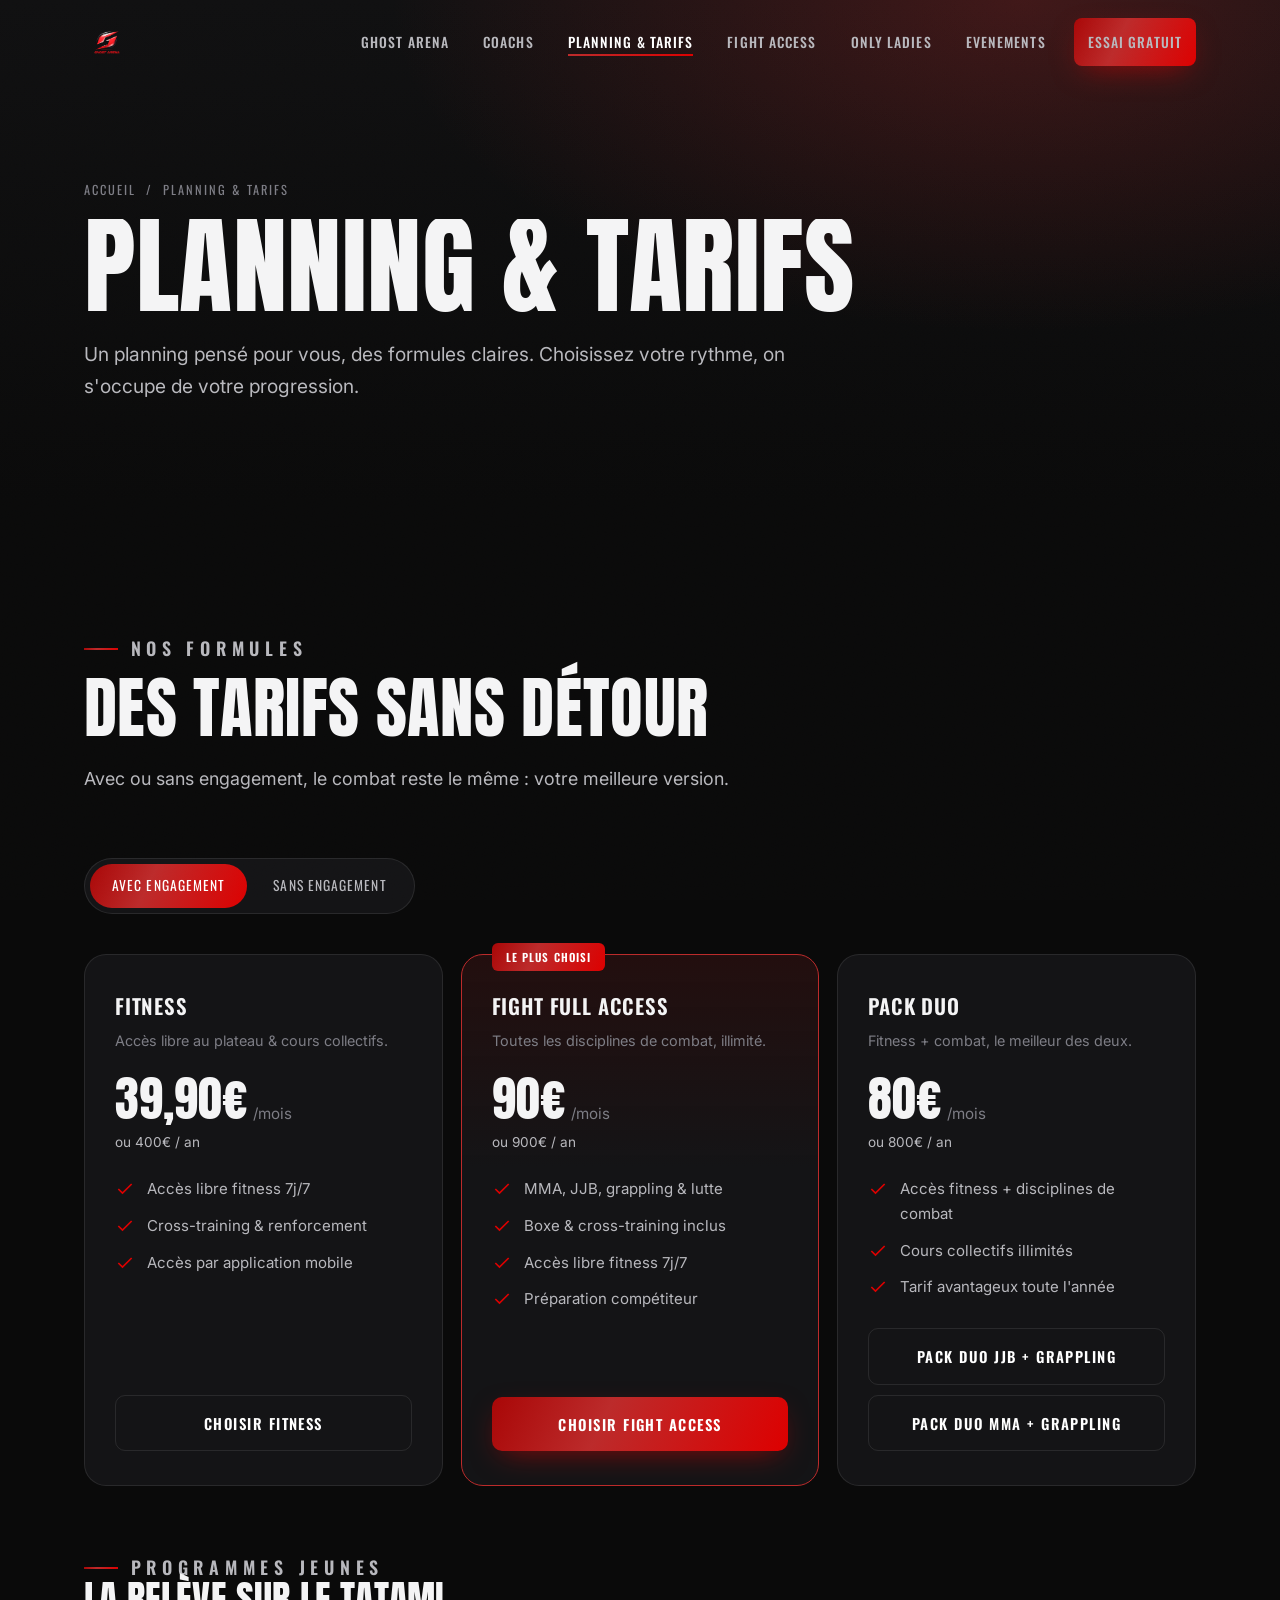
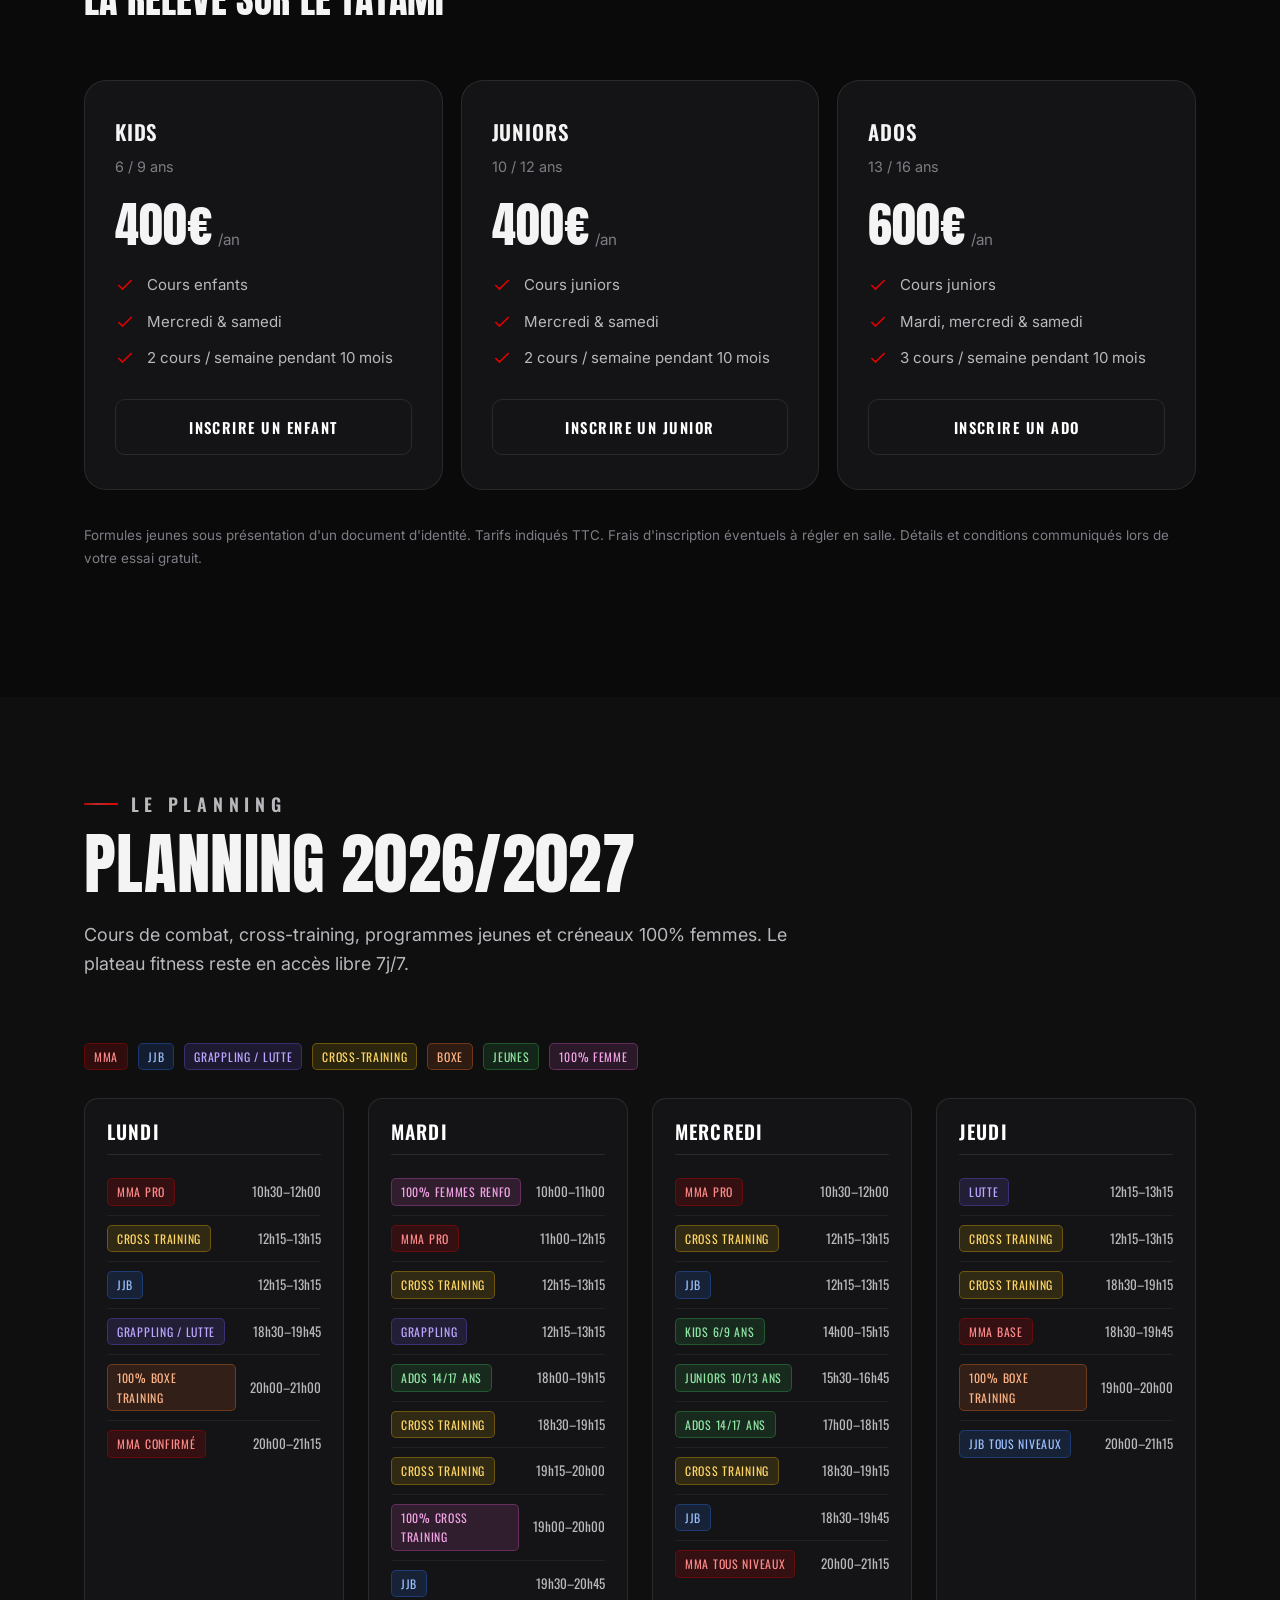
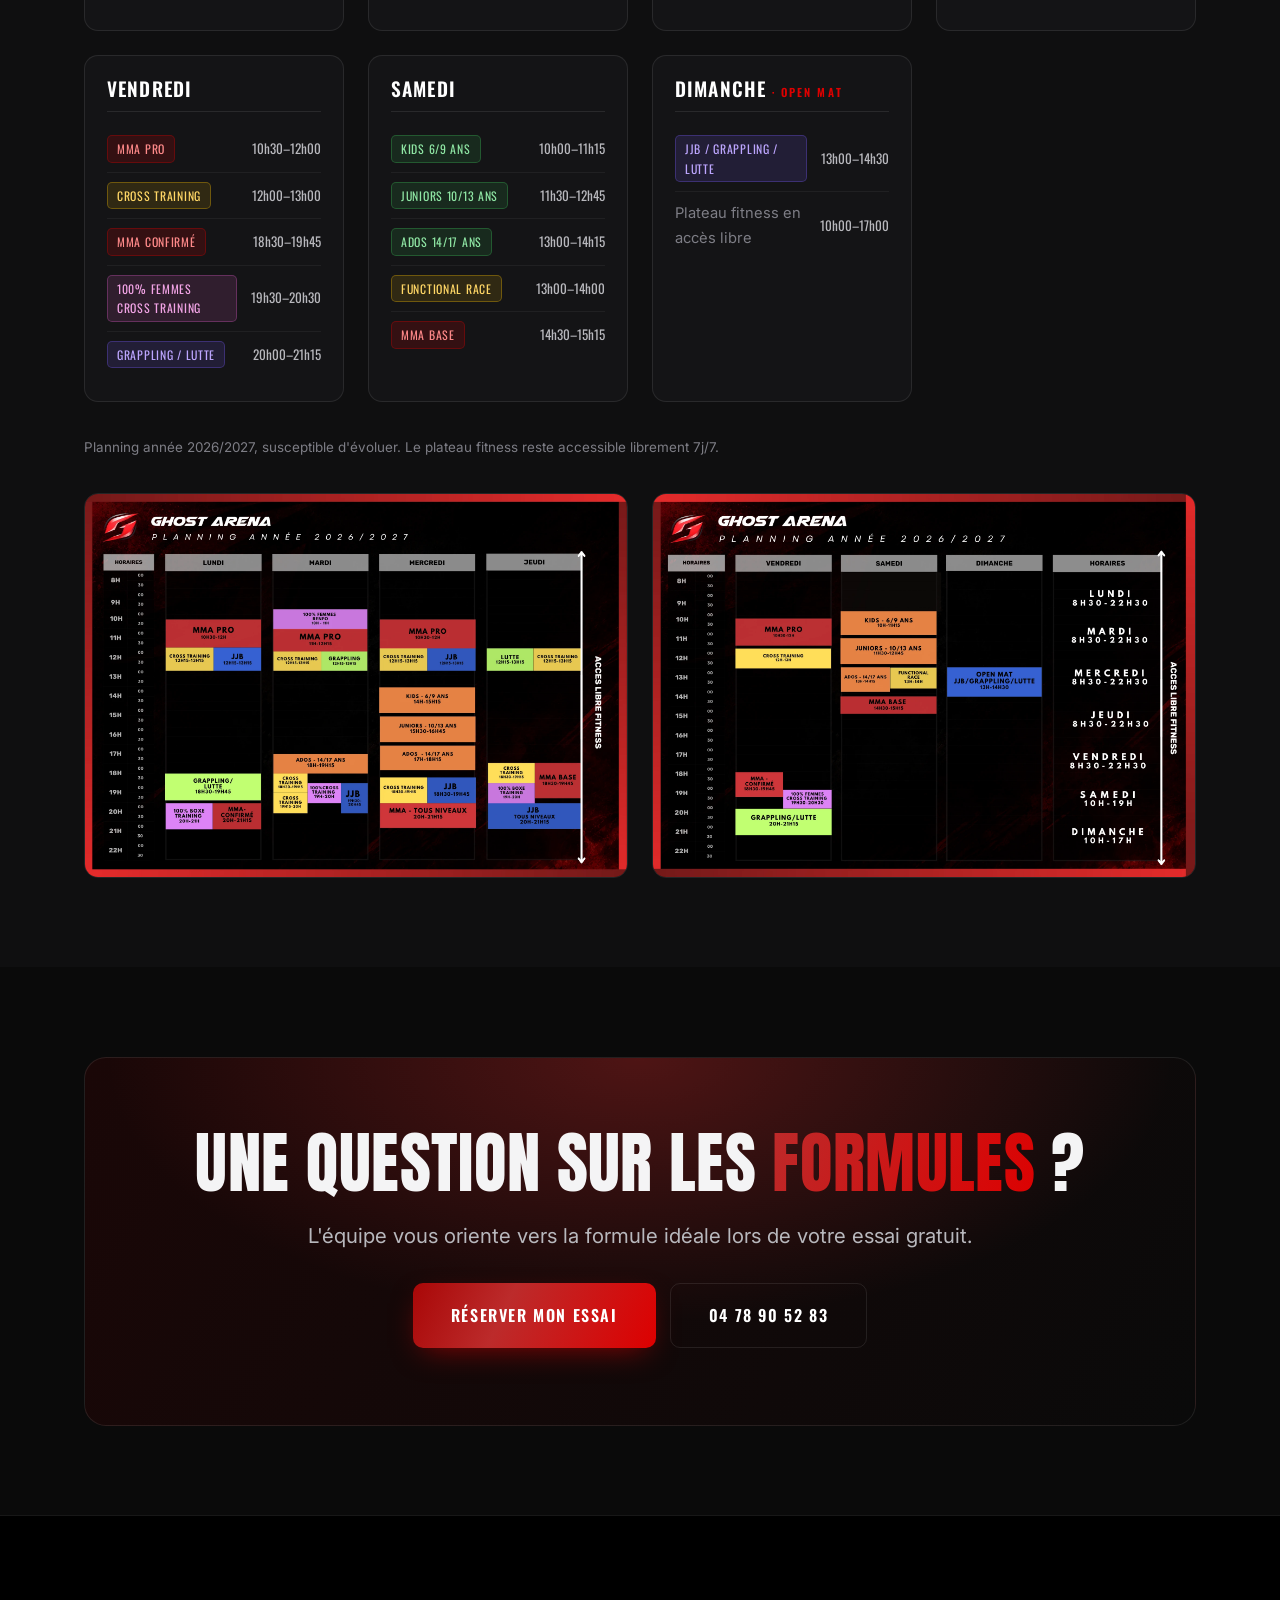
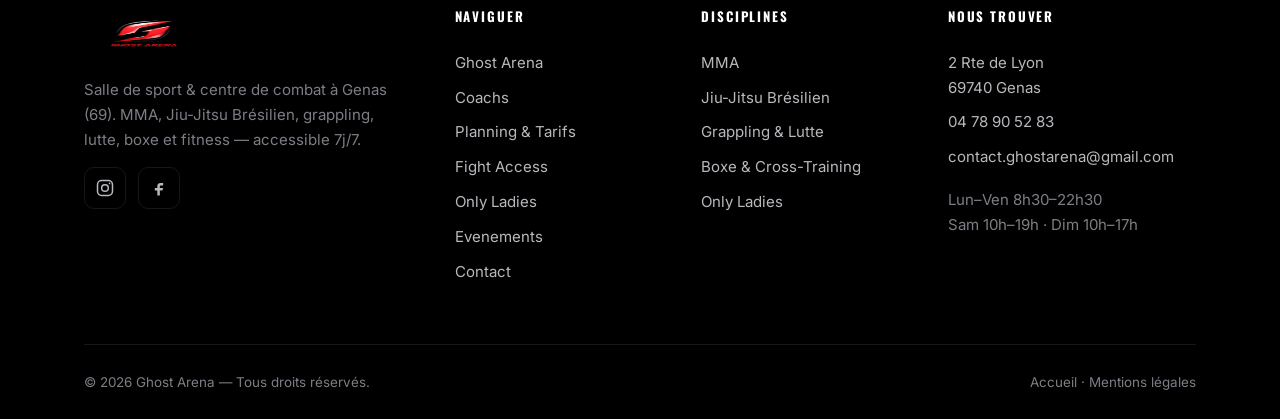
<file: planning-tarifs.html>
<!DOCTYPE html>
<html lang="fr">
<head>
<meta charset="UTF-8">
<meta name="viewport" content="width=device-width, initial-scale=1">
<title>Planning & Tarifs | Ghost Arena — MMA, JJB & Fitness à Genas</title>
<meta name="description" content="Planning des cours et tarifs Ghost Arena à Genas : MMA, JJB, grappling, lutte, boxe, cross-training et programmes jeunes (Kids, Juniors, Ados). Abonnements Fitness, Fight Full Access et Pack Duo, avec ou sans engagement. DayPass 15€.">
<link rel="canonical" href="https://ghostarena.fr/planning-tarifs/">
<meta name="theme-color" content="#0a0a0a">
<meta property="og:type" content="website">
<meta property="og:title" content="Planning & Tarifs — Ghost Arena">
<meta property="og:description" content="Planning des cours et tarifs : Fitness, Fight Full Access, Pack Duo, programmes jeunes, DayPass.">
<meta property="og:url" content="https://ghostarena.fr/planning-tarifs/">
<meta property="og:image" content="https://ghostarena.fr/assets/img/planning-1.png">
<link rel="icon" href="assets/img/logo.png" type="image/png">
<link rel="preconnect" href="https://fonts.googleapis.com">
<link rel="preconnect" href="https://fonts.gstatic.com" crossorigin>
<link href="https://fonts.googleapis.com/css2?family=Anton&family=Oswald:wght@300;400;500;600;700&family=Inter:wght@400;500;600;700&display=swap" rel="stylesheet">
<link rel="stylesheet" href="css/styles.css">
<style>
  .day{background:var(--surface);border:1px solid var(--line);border-radius:var(--radius);padding:24px 22px}
  .day h3{font-family:var(--f-cond);text-transform:uppercase;letter-spacing:.06em;font-size:1.2rem;font-weight:600;
    padding-bottom:12px;margin-bottom:14px;border-bottom:1px solid var(--line);color:#fff}
  .day h3 small{color:var(--red-bright);font-size:.7rem;letter-spacing:.18em}
  .slot-row{display:flex;justify-content:space-between;gap:14px;align-items:center;padding:9px 0;border-bottom:1px solid var(--line-2)}
  .slot-row:last-child{border-bottom:0}
  .slot-row .t{font-family:var(--f-cond);font-variant-numeric:tabular-nums;color:var(--tx-soft);font-size:.82rem;white-space:nowrap}
  .slot-row .n{font-size:.92rem}
  .legend{display:flex;flex-wrap:wrap;gap:10px;margin-bottom:28px}
  .pill.grap{background:rgba(120,90,255,.14);color:#bda6ff;border-color:rgba(120,90,255,.3)}
  .pill.boxe{background:rgba(255,120,40,.13);color:#ffb487;border-color:rgba(255,120,40,.3)}
</style>
</head>
<body data-page="planning-tarifs">

<header class="site-header"></header>

<main id="main">

  <section class="page-hero">
    <img class="bg" src="assets/img/salle-1.jpeg" alt="" aria-hidden="true">
    <div class="container">
      <p class="crumb"><a href="index.html">Accueil</a> &nbsp;/&nbsp; Planning &amp; Tarifs</p>
      <h1 class="display h1" data-kinetic>Planning &amp; Tarifs</h1>
      <p class="reveal" data-delay="1">Un planning pensé pour vous, des formules claires. Choisissez votre rythme, on s'occupe de votre progression.</p>
    </div>
  </section>

  <!-- ============== TARIFS ============== -->
  <section class="section">
    <div class="container">
      <div class="sec-head reveal">
        <p class="eyebrow">Nos formules</p>
        <h2 class="display h2">Des tarifs sans détour</h2>
        <p>Avec ou sans engagement, le combat reste le même&nbsp;: votre meilleure version.</p>
      </div>

      <div class="price-toggle reveal" role="group" aria-label="Choix d'engagement">
        <button class="active" data-mode="engage">Avec engagement</button>
        <button data-mode="free">Sans engagement</button>
      </div>

      <!-- AVEC ENGAGEMENT -->
      <div class="price-grid" data-plan-mode="engage">
        <article class="plan reveal" data-delay="1">
          <div class="pname">Fitness</div>
          <p class="pdesc">Accès libre au plateau &amp; cours collectifs.</p>
          <div class="pprice">39,90€<small>/mois</small></div>
          <p class="pyear">ou 400€ / an</p>
          <ul>
            <li><svg viewBox="0 0 24 24" fill="none" stroke="currentColor" stroke-width="2"><path d="M20 6 9 17l-5-5"/></svg>Accès libre fitness 7j/7</li>
            <li><svg viewBox="0 0 24 24" fill="none" stroke="currentColor" stroke-width="2"><path d="M20 6 9 17l-5-5"/></svg>Cross-training &amp; renforcement</li>
            <li><svg viewBox="0 0 24 24" fill="none" stroke="currentColor" stroke-width="2"><path d="M20 6 9 17l-5-5"/></svg>Accès par application mobile</li>
          </ul>
          <a class="btn btn-ghost" href="https://ghost-arena.sportigo.fr/buy/offer-secure/682b34e9eb4c8a-fitness-avec-engagement/OWJ1TC9ibGNjZFdkdzhOSCtRaUlkZz09" target="_blank" rel="noopener"><span>Choisir Fitness</span></a>
        </article>

        <article class="plan feat reveal" data-delay="2">
          <div class="pname">Fight Full Access</div>
          <p class="pdesc">Toutes les disciplines de combat, illimité.</p>
          <div class="pprice">90€<small>/mois</small></div>
          <p class="pyear">ou 900€ / an</p>
          <ul>
            <li><svg viewBox="0 0 24 24" fill="none" stroke="currentColor" stroke-width="2"><path d="M20 6 9 17l-5-5"/></svg>MMA, JJB, grappling &amp; lutte</li>
            <li><svg viewBox="0 0 24 24" fill="none" stroke="currentColor" stroke-width="2"><path d="M20 6 9 17l-5-5"/></svg>Boxe &amp; cross-training inclus</li>
            <li><svg viewBox="0 0 24 24" fill="none" stroke="currentColor" stroke-width="2"><path d="M20 6 9 17l-5-5"/></svg>Accès libre fitness 7j/7</li>
            <li><svg viewBox="0 0 24 24" fill="none" stroke="currentColor" stroke-width="2"><path d="M20 6 9 17l-5-5"/></svg>Préparation compétiteur</li>
          </ul>
          <a class="btn btn-primary" href="https://ghost-arena.sportigo.fr/buy/offer-secure/682b339597cdca-full-access/OVliamllbFEwQTdyVnpBM1lSNnF4Zz09" target="_blank" rel="noopener"><span>Choisir Fight Access</span></a>
        </article>

        <article class="plan reveal" data-delay="3">
          <div class="pname">Pack Duo</div>
          <p class="pdesc">Fitness + combat, le meilleur des deux.</p>
          <div class="pprice">80€<small>/mois</small></div>
          <p class="pyear">ou 800€ / an</p>
          <ul>
            <li><svg viewBox="0 0 24 24" fill="none" stroke="currentColor" stroke-width="2"><path d="M20 6 9 17l-5-5"/></svg>Accès fitness + disciplines de combat</li>
            <li><svg viewBox="0 0 24 24" fill="none" stroke="currentColor" stroke-width="2"><path d="M20 6 9 17l-5-5"/></svg>Cours collectifs illimités</li>
            <li><svg viewBox="0 0 24 24" fill="none" stroke="currentColor" stroke-width="2"><path d="M20 6 9 17l-5-5"/></svg>Tarif avantageux toute l'année</li>
          </ul>
          <div style="margin-top:auto;display:grid;gap:10px">
            <a class="btn btn-ghost" href="https://ghost-arena.sportigo.fr/buy/offer-proposition/72763d59-d39a-40db-b9f1-a81a9e3b98b9" target="_blank" rel="noopener"><span>Pack Duo JJB + Grappling</span></a>
            <a class="btn btn-ghost" href="https://ghost-arena.sportigo.fr/buy/offer-proposition/2baa9b7b-4104-4798-a0dc-a8106d253e8c" target="_blank" rel="noopener"><span>Pack Duo MMA + Grappling</span></a>
          </div>
        </article>
      </div>

      <!-- SANS ENGAGEMENT -->
      <div class="price-grid" data-plan-mode="free" style="display:none">
        <article class="plan">
          <div class="pname">Fitness</div>
          <p class="pdesc">Toute la liberté, zéro engagement.</p>
          <div class="pprice">49,90€<small>/mois</small></div>
          <p class="pyear">Sans engagement</p>
          <ul>
            <li><svg viewBox="0 0 24 24" fill="none" stroke="currentColor" stroke-width="2"><path d="M20 6 9 17l-5-5"/></svg>Accès libre fitness 7j/7</li>
            <li><svg viewBox="0 0 24 24" fill="none" stroke="currentColor" stroke-width="2"><path d="M20 6 9 17l-5-5"/></svg>Cours collectifs &amp; cross-training</li>
            <li><svg viewBox="0 0 24 24" fill="none" stroke="currentColor" stroke-width="2"><path d="M20 6 9 17l-5-5"/></svg>Résiliable à tout moment</li>
          </ul>
          <a class="btn btn-ghost" href="https://ghost-arena.sportigo.fr/buy/offer-secure/682b34d7d6ce8a-fitness-sans-engagement/THdXcmZEUGRzVmI5ak5PKzRyL05UQT09" target="_blank" rel="noopener"><span>Choisir Fitness</span></a>
        </article>

        <article class="plan feat">
          <div class="pname">1 Mois Fight</div>
          <p class="pdesc">Un mois pour tout essayer, sans suite.</p>
          <div class="pprice">100€<small>/mois</small></div>
          <p class="pyear">Paiement unique</p>
          <ul>
            <li><svg viewBox="0 0 24 24" fill="none" stroke="currentColor" stroke-width="2"><path d="M20 6 9 17l-5-5"/></svg>Accès à toutes les disciplines de combat</li>
            <li><svg viewBox="0 0 24 24" fill="none" stroke="currentColor" stroke-width="2"><path d="M20 6 9 17l-5-5"/></svg>Accès fitness inclus</li>
            <li><svg viewBox="0 0 24 24" fill="none" stroke="currentColor" stroke-width="2"><path d="M20 6 9 17l-5-5"/></svg>Idéal pour découvrir le Fight Access</li>
          </ul>
          <a class="btn btn-primary" href="https://ghost-arena.sportigo.fr/buy/offer-secure/686250ac34111a-1-mois-fight/a1BjSXQrQUdNQ0w1c2ZEQmFZN3Frdz09" target="_blank" rel="noopener"><span>Prendre 1 mois</span></a>
        </article>

        <article class="plan">
          <div class="pname">DayPass</div>
          <p class="pdesc">Une journée complète, à l'unité.</p>
          <div class="pprice">15€<small>/jour</small></div>
          <p class="pyear">Sans engagement</p>
          <ul>
            <li><svg viewBox="0 0 24 24" fill="none" stroke="currentColor" stroke-width="2"><path d="M20 6 9 17l-5-5"/></svg>Accès à la salle pour la journée</li>
            <li><svg viewBox="0 0 24 24" fill="none" stroke="currentColor" stroke-width="2"><path d="M20 6 9 17l-5-5"/></svg>Parfait pour les visiteurs de passage</li>
            <li><svg viewBox="0 0 24 24" fill="none" stroke="currentColor" stroke-width="2"><path d="M20 6 9 17l-5-5"/></svg>Sans abonnement</li>
          </ul>
          <a class="btn btn-ghost" href="contact.html"><span>Prendre un DayPass</span></a>
        </article>
      </div>

      <!-- JEUNES -->
      <div class="sec-head reveal mt-l" style="margin-top:64px">
        <p class="eyebrow">Programmes jeunes</p>
        <h3 class="display h3">La relève sur le tatami</h3>
      </div>
      <div class="price-grid">
        <article class="plan reveal" data-delay="1">
          <div class="pname">Kids</div>
          <p class="pdesc">6 / 9 ans</p>
          <div class="pprice">400€<small>/an</small></div>
          <ul>
            <li><svg viewBox="0 0 24 24" fill="none" stroke="currentColor" stroke-width="2"><path d="M20 6 9 17l-5-5"/></svg>Cours enfants</li>
            <li><svg viewBox="0 0 24 24" fill="none" stroke="currentColor" stroke-width="2"><path d="M20 6 9 17l-5-5"/></svg>Mercredi &amp; samedi</li>
            <li><svg viewBox="0 0 24 24" fill="none" stroke="currentColor" stroke-width="2"><path d="M20 6 9 17l-5-5"/></svg>2 cours / semaine pendant 10 mois</li>
          </ul>
          <a class="btn btn-ghost" href="contact.html"><span>Inscrire un enfant</span></a>
        </article>
        <article class="plan reveal" data-delay="2">
          <div class="pname">Juniors</div>
          <p class="pdesc">10 / 12 ans</p>
          <div class="pprice">400€<small>/an</small></div>
          <ul>
            <li><svg viewBox="0 0 24 24" fill="none" stroke="currentColor" stroke-width="2"><path d="M20 6 9 17l-5-5"/></svg>Cours juniors</li>
            <li><svg viewBox="0 0 24 24" fill="none" stroke="currentColor" stroke-width="2"><path d="M20 6 9 17l-5-5"/></svg>Mercredi &amp; samedi</li>
            <li><svg viewBox="0 0 24 24" fill="none" stroke="currentColor" stroke-width="2"><path d="M20 6 9 17l-5-5"/></svg>2 cours / semaine pendant 10 mois</li>
          </ul>
          <a class="btn btn-ghost" href="contact.html"><span>Inscrire un junior</span></a>
        </article>
        <article class="plan reveal" data-delay="3">
          <div class="pname">Ados</div>
          <p class="pdesc">13 / 16 ans</p>
          <div class="pprice">600€<small>/an</small></div>
          <ul>
            <li><svg viewBox="0 0 24 24" fill="none" stroke="currentColor" stroke-width="2"><path d="M20 6 9 17l-5-5"/></svg>Cours juniors</li>
            <li><svg viewBox="0 0 24 24" fill="none" stroke="currentColor" stroke-width="2"><path d="M20 6 9 17l-5-5"/></svg>Mardi, mercredi &amp; samedi</li>
            <li><svg viewBox="0 0 24 24" fill="none" stroke="currentColor" stroke-width="2"><path d="M20 6 9 17l-5-5"/></svg>3 cours / semaine pendant 10 mois</li>
          </ul>
          <a class="btn btn-ghost" href="contact.html"><span>Inscrire un ado</span></a>
        </article>
      </div>
      <p class="form-note mt-m">Formules jeunes sous présentation d'un document d'identité. Tarifs indiqués TTC. Frais d'inscription éventuels à régler en salle. Détails et conditions communiqués lors de votre essai gratuit.</p>
    </div>
  </section>

  <!-- ============== PLANNING ============== -->
  <section class="section section--tight" style="background:var(--bg-2)">
    <div class="container">
      <div class="sec-head reveal">
        <p class="eyebrow">Le planning</p>
        <h2 class="display h2">Planning 2026/2027</h2>
        <p>Cours de combat, cross-training, programmes jeunes et créneaux 100% femmes. Le plateau fitness reste en accès libre 7j/7.</p>
      </div>

      <div class="legend reveal">
        <span class="pill mma">MMA</span>
        <span class="pill jjb">JJB</span>
        <span class="pill grap">Grappling / Lutte</span>
        <span class="pill cross">Cross-Training</span>
        <span class="pill boxe">Boxe</span>
        <span class="pill kids">Jeunes</span>
        <span class="pill ladies">100% Femme</span>
      </div>

      <div class="cards">
        <div class="day reveal" data-delay="1">
          <h3>Lundi</h3>
          <div class="slot-row"><span class="n"><span class="pill mma">MMA Pro</span></span><span class="t">10h30–12h00</span></div>
          <div class="slot-row"><span class="n"><span class="pill cross">Cross Training</span></span><span class="t">12h15–13h15</span></div>
          <div class="slot-row"><span class="n"><span class="pill jjb">JJB</span></span><span class="t">12h15–13h15</span></div>
          <div class="slot-row"><span class="n"><span class="pill grap">Grappling / Lutte</span></span><span class="t">18h30–19h45</span></div>
          <div class="slot-row"><span class="n"><span class="pill boxe">100% Boxe Training</span></span><span class="t">20h00–21h00</span></div>
          <div class="slot-row"><span class="n"><span class="pill mma">MMA Confirmé</span></span><span class="t">20h00–21h15</span></div>
        </div>

        <div class="day reveal" data-delay="2">
          <h3>Mardi</h3>
          <div class="slot-row"><span class="n"><span class="pill ladies">100% Femmes Renfo</span></span><span class="t">10h00–11h00</span></div>
          <div class="slot-row"><span class="n"><span class="pill mma">MMA Pro</span></span><span class="t">11h00–12h15</span></div>
          <div class="slot-row"><span class="n"><span class="pill cross">Cross Training</span></span><span class="t">12h15–13h15</span></div>
          <div class="slot-row"><span class="n"><span class="pill grap">Grappling</span></span><span class="t">12h15–13h15</span></div>
          <div class="slot-row"><span class="n"><span class="pill kids">Ados 14/17 ans</span></span><span class="t">18h00–19h15</span></div>
          <div class="slot-row"><span class="n"><span class="pill cross">Cross Training</span></span><span class="t">18h30–19h15</span></div>
          <div class="slot-row"><span class="n"><span class="pill cross">Cross Training</span></span><span class="t">19h15–20h00</span></div>
          <div class="slot-row"><span class="n"><span class="pill ladies">100% Cross Training</span></span><span class="t">19h00–20h00</span></div>
          <div class="slot-row"><span class="n"><span class="pill jjb">JJB</span></span><span class="t">19h30–20h45</span></div>
        </div>

        <div class="day reveal" data-delay="3">
          <h3>Mercredi</h3>
          <div class="slot-row"><span class="n"><span class="pill mma">MMA Pro</span></span><span class="t">10h30–12h00</span></div>
          <div class="slot-row"><span class="n"><span class="pill cross">Cross Training</span></span><span class="t">12h15–13h15</span></div>
          <div class="slot-row"><span class="n"><span class="pill jjb">JJB</span></span><span class="t">12h15–13h15</span></div>
          <div class="slot-row"><span class="n"><span class="pill kids">Kids 6/9 ans</span></span><span class="t">14h00–15h15</span></div>
          <div class="slot-row"><span class="n"><span class="pill kids">Juniors 10/13 ans</span></span><span class="t">15h30–16h45</span></div>
          <div class="slot-row"><span class="n"><span class="pill kids">Ados 14/17 ans</span></span><span class="t">17h00–18h15</span></div>
          <div class="slot-row"><span class="n"><span class="pill cross">Cross Training</span></span><span class="t">18h30–19h15</span></div>
          <div class="slot-row"><span class="n"><span class="pill jjb">JJB</span></span><span class="t">18h30–19h45</span></div>
          <div class="slot-row"><span class="n"><span class="pill mma">MMA Tous Niveaux</span></span><span class="t">20h00–21h15</span></div>
        </div>

        <div class="day reveal" data-delay="1">
          <h3>Jeudi</h3>
          <div class="slot-row"><span class="n"><span class="pill grap">Lutte</span></span><span class="t">12h15–13h15</span></div>
          <div class="slot-row"><span class="n"><span class="pill cross">Cross Training</span></span><span class="t">12h15–13h15</span></div>
          <div class="slot-row"><span class="n"><span class="pill cross">Cross Training</span></span><span class="t">18h30–19h15</span></div>
          <div class="slot-row"><span class="n"><span class="pill mma">MMA Base</span></span><span class="t">18h30–19h45</span></div>
          <div class="slot-row"><span class="n"><span class="pill boxe">100% Boxe Training</span></span><span class="t">19h00–20h00</span></div>
          <div class="slot-row"><span class="n"><span class="pill jjb">JJB Tous Niveaux</span></span><span class="t">20h00–21h15</span></div>
        </div>

        <div class="day reveal" data-delay="2">
          <h3>Vendredi</h3>
          <div class="slot-row"><span class="n"><span class="pill mma">MMA Pro</span></span><span class="t">10h30–12h00</span></div>
          <div class="slot-row"><span class="n"><span class="pill cross">Cross Training</span></span><span class="t">12h00–13h00</span></div>
          <div class="slot-row"><span class="n"><span class="pill mma">MMA Confirmé</span></span><span class="t">18h30–19h45</span></div>
          <div class="slot-row"><span class="n"><span class="pill ladies">100% Femmes Cross Training</span></span><span class="t">19h30–20h30</span></div>
          <div class="slot-row"><span class="n"><span class="pill grap">Grappling / Lutte</span></span><span class="t">20h00–21h15</span></div>
        </div>

        <div class="day reveal" data-delay="3">
          <h3>Samedi</h3>
          <div class="slot-row"><span class="n"><span class="pill kids">Kids 6/9 ans</span></span><span class="t">10h00–11h15</span></div>
          <div class="slot-row"><span class="n"><span class="pill kids">Juniors 10/13 ans</span></span><span class="t">11h30–12h45</span></div>
          <div class="slot-row"><span class="n"><span class="pill kids">Ados 14/17 ans</span></span><span class="t">13h00–14h15</span></div>
          <div class="slot-row"><span class="n"><span class="pill cross">Functional Race</span></span><span class="t">13h00–14h00</span></div>
          <div class="slot-row"><span class="n"><span class="pill mma">MMA Base</span></span><span class="t">14h30–15h15</span></div>
        </div>

        <div class="day reveal" data-delay="1">
          <h3>Dimanche <small>· Open mat</small></h3>
          <div class="slot-row"><span class="n"><span class="pill grap">JJB / Grappling / Lutte</span></span><span class="t">13h00–14h30</span></div>
          <div class="slot-row"><span class="n muted">Plateau fitness en accès libre</span><span class="t">10h00–17h00</span></div>
        </div>
      </div>

      <p class="form-note mt-m">Planning année 2026/2027, susceptible d'évoluer. Le plateau fitness reste accessible librement 7j/7.</p>

      <!-- Planning 2026/2027 (images officielles) -->
      <div class="cards mt-m" style="grid-template-columns:repeat(auto-fit,minmax(320px,1fr))">
        <figure class="reveal"><img src="assets/img/planning-2627-1.webp" alt="Planning 2026/2027 Ghost Arena — Lundi à Jeudi" loading="lazy" style="border-radius:var(--radius);border:1px solid var(--line)"></figure>
        <figure class="reveal" data-delay="1"><img src="assets/img/planning-2627-2.webp" alt="Planning 2026/2027 Ghost Arena — Vendredi à Dimanche" loading="lazy" style="border-radius:var(--radius);border:1px solid var(--line)"></figure>
      </div>
    </div>
  </section>

  <section class="section section--tight">
    <div class="container">
      <div class="cta-band reveal">
        <h2 class="display h2">Une question sur les <span class="grad-text">formules</span> ?</h2>
        <p class="lead" style="margin-inline:auto">L'équipe vous oriente vers la formule idéale lors de votre essai gratuit.</p>
        <div class="hero-actions">
          <a class="btn btn-primary btn-lg" href="contact.html"><span>Réserver mon essai</span></a>
          <a class="btn btn-ghost btn-lg" href="tel:+33478905283">04 78 90 52 83</a>
        </div>
      </div>
    </div>
  </section>

</main>

<footer class="site-footer"></footer>
<script src="js/main.js"></script>
</body>
</html>
</file>
<file: css/styles.css>
/* ===================================================================
   GHOST ARENA — Design System
   Colors taken verbatim from the existing site:
   brand red #bc2b2b · bright #dd0000 · deep #a90707 · black #0a0a0a
   =================================================================== */

:root{
  /* Brand palette (exact) */
  --red:        #bc2b2b;
  --red-bright: #dd0000;
  --red-2:      #cf2e2e;
  --red-deep:   #a90707;
  --black:      #0a0a0a;
  --ink:        #000000;
  --white:      #ffffff;
  --smoke:      #efefef;
  --slate:      #32373c;

  /* Surfaces */
  --bg:        #0a0a0a;
  --bg-2:      #0f0f10;
  --surface:   #141416;
  --surface-2: #1a1a1d;
  --line:      rgba(255,255,255,.09);
  --line-2:    rgba(255,255,255,.05);

  /* Text */
  --tx:        #f4f4f5;
  --tx-soft:   #b8b8bd;
  --tx-mute:   #7d7d85;

  /* Accent gradient */
  --grad: linear-gradient(115deg, var(--red-deep) 0%, var(--red) 38%, var(--red-bright) 100%);
  --grad-soft: linear-gradient(115deg, var(--red) 0%, var(--red-bright) 100%);

  /* Type */
  --f-display: "Anton", "Arial Narrow", sans-serif;
  --f-cond:    "Oswald", "Arial Narrow", sans-serif;
  --f-body:    "Inter", system-ui, -apple-system, "Segoe UI", sans-serif;

  /* Spacing rhythm (8pt) */
  --container: 1240px;
  --gut: clamp(20px, 5vw, 64px);
  --radius: 14px;
  --radius-lg: 22px;

  /* Motion */
  --ease: cubic-bezier(.16,1,.3,1);
  --ease-out: cubic-bezier(.22,.61,.36,1);
}

/* ---------- Reset ---------- */
*,*::before,*::after{box-sizing:border-box}
*{margin:0}
html{-webkit-text-size-adjust:100%;scroll-behavior:smooth}
@media (prefers-reduced-motion:reduce){html{scroll-behavior:auto}}
body{
  font-family:var(--f-body);
  background:var(--bg);
  color:var(--tx);
  line-height:1.65;
  font-size:16px;
  -webkit-font-smoothing:antialiased;
  text-rendering:optimizeLegibility;
  overflow-x:hidden;
}
img,video,svg{display:block;max-width:100%;height:auto}
a{color:inherit;text-decoration:none}
button{font:inherit;color:inherit;cursor:pointer;border:0;background:none}
ul{list-style:none;padding:0}
::selection{background:var(--red);color:#fff}

/* Film-grain overlay for the whole site (premium cinematic texture) */
body::after{
  content:"";position:fixed;inset:0;z-index:9000;pointer-events:none;opacity:.045;
  background-image:url("data:image/svg+xml,%3Csvg xmlns='http://www.w3.org/2000/svg' width='180' height='180'%3E%3Cfilter id='n'%3E%3CfeTurbulence type='fractalNoise' baseFrequency='.9' numOctaves='2'/%3E%3C/filter%3E%3Crect width='100%25' height='100%25' filter='url(%23n)'/%3E%3C/svg%3E");
  mix-blend-mode:overlay;
}
@media (prefers-reduced-motion:reduce){body::after{display:none}}

/* ---------- Layout helpers ---------- */
.container{width:100%;max-width:var(--container);margin-inline:auto;padding-inline:var(--gut)}
.section{padding-block:clamp(64px,10vw,140px);position:relative}
.section--tight{padding-block:clamp(48px,7vw,90px)}
.grid{display:grid;gap:clamp(20px,3vw,40px)}

/* ---------- Typography ---------- */
.eyebrow{
  font-family:var(--f-cond);font-weight:600;text-transform:uppercase;
  letter-spacing:.32em;font-size:clamp(.72rem,1.1vw,.82rem);
  color:var(--red-bright);display:inline-flex;align-items:center;gap:.7em;
}
.eyebrow::before{content:"";width:34px;height:2px;background:var(--grad);display:inline-block}
.eyebrow--center{justify-content:center}

h1,h2,h3{line-height:.98;letter-spacing:-.01em}
.display{
  font-family:var(--f-display);font-weight:400;text-transform:uppercase;
  line-height:.86;letter-spacing:.005em;
}
.h1{font-size:clamp(2.9rem,8.5vw,7.2rem)}
.h2{font-size:clamp(2.1rem,5.2vw,4.4rem)}
.h3{font-size:clamp(1.5rem,3vw,2.4rem)}
.italic-skew{font-style:italic;transform:skewX(-7deg);transform-origin:left}
.stroke-text{
  -webkit-text-stroke:1.5px rgba(255,255,255,.30);color:transparent;
}
.text-red{color:var(--red-bright)}
.lead{font-size:clamp(1.05rem,1.6vw,1.28rem);color:var(--tx-soft);max-width:62ch;line-height:1.7}
.muted{color:var(--tx-mute)}
.measure{max-width:64ch}

/* gradient text for accent words */
.grad-text{
  background:var(--grad-soft);-webkit-background-clip:text;background-clip:text;
  -webkit-text-fill-color:transparent;color:transparent;
}

/* ===================================================================
   HEADER
   =================================================================== */
.site-header{
  position:fixed;inset:0 0 auto 0;z-index:1000;
  transition:border-color .4s, padding .35s var(--ease);
  border-bottom:1px solid transparent;padding-block:18px;
}
/* Blur/background lives on a pseudo-element so the header itself does NOT
   become a containing block for the fixed mobile menu panel. */
.site-header::before{
  content:"";position:absolute;inset:0;z-index:-1;
  background:rgba(8,8,9,.82);backdrop-filter:blur(16px) saturate(140%);
  opacity:0;transition:opacity .4s var(--ease);
}
.site-header.scrolled::before{opacity:1}
.site-header.scrolled{border-bottom-color:var(--line);padding-block:10px}
.nav{display:flex;align-items:center;justify-content:space-between;gap:24px}
.brand{display:flex;align-items:center;gap:12px;z-index:2}
.brand img{height:46px;width:auto;transition:height .35s var(--ease)}
.scrolled .brand img{height:38px}
.brand b{font-family:var(--f-display);font-size:1.25rem;letter-spacing:.04em;text-transform:uppercase;line-height:1}
.brand b i{color:var(--red-bright);font-style:normal}

.nav-links{display:flex;align-items:center;gap:6px}
.nav-links a{
  font-family:var(--f-cond);font-weight:500;text-transform:uppercase;
  letter-spacing:.08em;font-size:.86rem;color:var(--tx-soft);
  padding:10px 14px;border-radius:8px;position:relative;transition:color .25s;
}
.nav-links a::after{
  content:"";position:absolute;left:14px;right:14px;bottom:6px;height:2px;
  background:var(--grad-soft);transform:scaleX(0);transform-origin:left;
  transition:transform .3s var(--ease);
}
.nav-links a:hover,.nav-links a[aria-current="page"]{color:var(--white)}
.nav-links a:hover::after,.nav-links a[aria-current="page"]::after{transform:scaleX(1)}

.nav-cta{margin-left:8px}
.burger{display:none;position:relative;width:46px;height:46px;border-radius:10px;border:1px solid var(--line);
  align-items:center;justify-content:center;flex-direction:column;gap:5px;z-index:1010}
.burger span{width:20px;height:2px;background:var(--white);transition:.3s var(--ease)}
.burger.open span:nth-child(1){transform:translateY(7px) rotate(45deg)}
.burger.open span:nth-child(2){opacity:0}
.burger.open span:nth-child(3){transform:translateY(-7px) rotate(-45deg)}

@media (max-width:1024px){
  .nav-links{
    position:fixed;inset:0 0 0 auto;width:min(86vw,400px);flex-direction:column;
    justify-content:center;align-items:flex-start;gap:6px;padding:90px 40px;
    background:rgba(10,10,11,.97);backdrop-filter:blur(20px);
    border-left:1px solid var(--line);transform:translateX(100%);
    transition:transform .45s var(--ease);
  }
  .nav-links.open{transform:translateX(0)}
  .nav-links a{font-size:1.6rem;padding:10px 0}
  .nav-links a::after{display:none}
  .nav-links .nav-cta{margin:18px 0 0}
  .burger{display:flex}
}

/* ===================================================================
   BUTTONS
   =================================================================== */
.btn{
  --pad-y:15px;--pad-x:28px;
  display:inline-flex;align-items:center;justify-content:center;gap:10px;
  font-family:var(--f-cond);font-weight:600;text-transform:uppercase;letter-spacing:.1em;
  font-size:.92rem;padding:var(--pad-y) var(--pad-x);border-radius:10px;
  position:relative;overflow:hidden;transition:transform .25s var(--ease),box-shadow .3s, color .3s;
  min-height:48px;cursor:pointer;white-space:nowrap;
}
.btn svg{width:18px;height:18px}
.btn-primary{background:var(--grad);color:#fff;box-shadow:0 10px 30px -10px rgba(221,0,0,.6)}
.btn-primary::before{content:"";position:absolute;inset:0;background:linear-gradient(115deg,var(--red-bright),var(--red));opacity:0;transition:opacity .3s}
.btn-primary:hover{transform:translateY(-3px);box-shadow:0 18px 40px -12px rgba(221,0,0,.75)}
.btn-primary:hover::before{opacity:1}
.btn-primary span{position:relative;z-index:1;display:inline-flex;align-items:center;gap:10px}
.btn-ghost{background:transparent;color:var(--white);border:1px solid var(--line)}
.btn-ghost:hover{border-color:var(--red);background:rgba(221,0,0,.08);transform:translateY(-3px)}
.btn-light{background:var(--white);color:var(--ink)}
.btn-light:hover{transform:translateY(-3px);background:var(--smoke)}
.btn-lg{--pad-y:18px;--pad-x:38px;font-size:1rem}
.btn:focus-visible{outline:3px solid var(--red-bright);outline-offset:3px}
a:focus-visible,button:focus-visible{outline:3px solid var(--red-bright);outline-offset:3px}

/* shimmer sweep on primary */
.btn-primary span::after{
  content:"";position:absolute;top:0;left:-120%;width:60%;height:100%;
  background:linear-gradient(120deg,transparent,rgba(255,255,255,.35),transparent);
  transform:skewX(-20deg);transition:left .6s var(--ease);
}
.btn-primary:hover span::after{left:160%}

/* ===================================================================
   HERO (homepage) — cinematic photo-montage "video"
   =================================================================== */
.hero{position:relative;min-height:100dvh;display:flex;align-items:center;overflow:hidden;isolation:isolate}
.hero-media{position:absolute;inset:0;z-index:-2}
/* Fills the hero perfectly on mobile and desktop (no bars, no photo backdrop). */
.hero-video{position:absolute;inset:0;width:100%;height:100%;object-fit:cover;object-position:center;z-index:1;background:var(--black)}
.hero-slide{
  position:absolute;inset:0;background-size:cover;background-position:center 28%;
  opacity:0;animation:heroCycle 24s infinite;will-change:opacity,transform;
}
.hero-slide:nth-child(1){animation-delay:0s}
.hero-slide:nth-child(2){animation-delay:6s}
.hero-slide:nth-child(3){animation-delay:12s}
.hero-slide:nth-child(4){animation-delay:18s}
@keyframes heroCycle{
  0%{opacity:0;transform:scale(1.18)}
  6%{opacity:1}
  25%{opacity:1;transform:scale(1.0)}
  31%{opacity:0;transform:scale(1.0)}
  100%{opacity:0}
}
.hero::before{ /* cinematic darkening + brand wash */
  content:"";position:absolute;inset:0;z-index:-1;
  background:
    linear-gradient(180deg, rgba(10,10,11,.55) 0%, rgba(10,10,11,.35) 40%, rgba(10,10,11,.96) 100%),
    radial-gradient(120% 90% at 75% 30%, rgba(188,43,43,.30), transparent 55%);
}
.hero::after{ /* light sweep */
  content:"";position:absolute;top:-50%;left:-30%;width:50%;height:200%;z-index:-1;
  background:linear-gradient(90deg,transparent,rgba(255,255,255,.06),transparent);
  transform:skewX(-18deg);animation:sweep 9s ease-in-out infinite;
}
@keyframes sweep{0%,100%{left:-40%}50%{left:120%}}
@media (prefers-reduced-motion:reduce){
  .hero-slide{animation:none;opacity:0}
  .hero-slide:nth-child(1){opacity:1}
  .hero::after{display:none}
}
.hero-inner{position:relative;z-index:2;width:100%;padding-block:130px 110px}
.hero h1{margin:.15em 0 .35em;max-width:16ch}
/* One-line headline on desktop (scales with viewport so it always fits) */
@media (min-width:992px){
  .hero h1{max-width:none;white-space:nowrap;font-size:clamp(3.4rem,6.2vw,5rem)}
}
.hero .lead{margin-bottom:34px}
.hero-actions{display:flex;flex-wrap:wrap;gap:14px}
.hero-scroll{
  position:absolute;bottom:26px;left:50%;transform:translateX(-50%);z-index:2;
  font-family:var(--f-cond);text-transform:uppercase;letter-spacing:.25em;font-size:.7rem;
  color:var(--tx-mute);display:flex;flex-direction:column;align-items:center;gap:10px;
}
.hero-scroll .line{width:1px;height:46px;background:linear-gradient(var(--red-bright),transparent);position:relative;overflow:hidden}
.hero-scroll .line::after{content:"";position:absolute;top:-50%;left:0;width:100%;height:50%;background:var(--red-bright);animation:scrollDot 2s infinite}
@keyframes scrollDot{0%{top:-50%}100%{top:100%}}
/* Hide the decorative scroll cue when vertical room is tight (avoids overlap with hero badges) */
@media (max-width:992px), (max-height:880px){.hero-scroll{display:none}}

/* badges row under hero */
.hero-badges{display:flex;flex-wrap:wrap;gap:26px;margin-top:40px;padding-top:28px;border-top:1px solid var(--line-2)}
.hero-badge{font-family:var(--f-cond);text-transform:uppercase;letter-spacing:.05em}
.hero-badge b{display:block;font-family:var(--f-display);font-size:1.9rem;line-height:1;color:#fff}
.hero-badge span{font-size:.78rem;color:var(--tx-mute);letter-spacing:.12em}

/* ===================================================================
   MARQUEE (discipline ticker) — sporty motion
   =================================================================== */
.marquee{
  overflow:hidden;border-block:1px solid var(--line);background:var(--bg-2);
  padding-block:18px;display:flex;user-select:none;
}
.marquee-track{display:flex;gap:0;flex-shrink:0;min-width:100%;animation:marq 28s linear infinite;will-change:transform}
.marquee:hover .marquee-track{animation-play-state:paused}
.marquee-track span{
  font-family:var(--f-display);text-transform:uppercase;font-size:clamp(1.4rem,3vw,2.4rem);
  padding-inline:28px;display:inline-flex;align-items:center;gap:28px;color:var(--tx);white-space:nowrap;
}
.marquee-track span::after{content:"";width:9px;height:9px;background:var(--red-bright);transform:rotate(45deg)}
.marquee-track span.hollow{color:transparent;-webkit-text-stroke:1.4px rgba(255,255,255,.35)}
@keyframes marq{to{transform:translateX(-50%)}}
@media (prefers-reduced-motion:reduce){.marquee-track{animation:none}}

/* ===================================================================
   SECTION HEADINGS
   =================================================================== */
.sec-head{margin-bottom:clamp(36px,5vw,64px);max-width:760px}
.sec-head.center{margin-inline:auto;text-align:center}
.sec-head h2{margin:.25em 0 .4em}
.sec-head p{color:var(--tx-soft);font-size:clamp(1rem,1.4vw,1.15rem)}

/* giant ghost watermark behind sections */
.watermark{
  position:absolute;font-family:var(--f-display);text-transform:uppercase;
  font-size:clamp(7rem,22vw,20rem);line-height:.8;color:transparent;
  -webkit-text-stroke:1px rgba(255,255,255,.035);pointer-events:none;z-index:0;
  top:-.1em;left:-.05em;white-space:nowrap;
}

/* ===================================================================
   CARDS — disciplines / services
   =================================================================== */
.cards{display:grid;grid-template-columns:repeat(auto-fit,minmax(260px,1fr));gap:clamp(16px,2vw,24px)}
.card{
  position:relative;background:var(--surface);border:1px solid var(--line);
  border-radius:var(--radius-lg);padding:34px 30px;overflow:hidden;
  transition:transform .4s var(--ease),border-color .4s,background .4s;
}
.card::before{
  content:"";position:absolute;inset:0;border-radius:inherit;padding:1px;
  background:var(--grad);-webkit-mask:linear-gradient(#000 0 0) content-box,linear-gradient(#000 0 0);
  -webkit-mask-composite:xor;mask-composite:exclude;opacity:0;transition:opacity .4s;
}
.card:hover{transform:translateY(-8px);background:var(--surface-2)}
.card:hover::before{opacity:1}
.card-ico{
  width:54px;height:54px;border-radius:12px;display:grid;place-items:center;margin-bottom:22px;
  background:rgba(221,0,0,.12);color:var(--red-bright);border:1px solid rgba(221,0,0,.25);
}
.card-ico svg{width:26px;height:26px}
.card h3{font-family:var(--f-cond);font-weight:600;text-transform:uppercase;letter-spacing:.02em;
  font-size:1.35rem;margin-bottom:10px}
.card p{color:var(--tx-soft);font-size:.97rem;line-height:1.6}
.card .num{position:absolute;top:22px;right:26px;font-family:var(--f-display);font-size:1.1rem;color:var(--line);}

/* discipline tile with image */
.disc-grid{display:grid;grid-template-columns:repeat(auto-fit,minmax(230px,1fr));gap:14px}
.disc{
  position:relative;border-radius:var(--radius-lg);overflow:hidden;min-height:340px;
  display:flex;align-items:flex-end;padding:26px;isolation:isolate;border:1px solid var(--line);
}
.disc img{position:absolute;inset:0;width:100%;height:100%;object-fit:cover;z-index:-2;
  transition:transform .8s var(--ease);filter:grayscale(.25) contrast(1.05)}
.disc::after{content:"";position:absolute;inset:0;z-index:-1;
  background:linear-gradient(180deg,transparent 30%,rgba(10,10,11,.92))}
.disc:hover img{transform:scale(1.08)}
.disc h3{font-family:var(--f-display);text-transform:uppercase;font-size:1.8rem;line-height:.9}
.disc span{font-family:var(--f-cond);text-transform:uppercase;letter-spacing:.2em;font-size:.72rem;color:var(--red-bright)}
.disc .meta{display:flex;flex-direction:column;gap:6px}

/* ===================================================================
   SPLIT (image + text)
   =================================================================== */
.split{display:grid;grid-template-columns:1fr 1fr;gap:clamp(28px,5vw,72px);align-items:center}
.split.rev .split-media{order:2}
@media (max-width:880px){.split{grid-template-columns:1fr}.split.rev .split-media{order:0}}
.split-media{position:relative;border-radius:var(--radius-lg);overflow:hidden;aspect-ratio:4/5;border:1px solid var(--line)}
.split-media img{width:100%;height:100%;object-fit:cover}
.split-media .tag{
  position:absolute;left:20px;bottom:20px;background:rgba(10,10,11,.7);backdrop-filter:blur(8px);
  border:1px solid var(--line);border-radius:10px;padding:10px 16px;font-family:var(--f-cond);
  text-transform:uppercase;letter-spacing:.12em;font-size:.8rem;
}
.split-body h2{margin-bottom:.4em}
.split-body p+p{margin-top:1em}
.feature-list{margin-top:26px;display:grid;gap:14px}
.feature-list li{display:flex;gap:14px;align-items:flex-start;color:var(--tx-soft)}
.feature-list svg{flex:0 0 auto;width:22px;height:22px;color:var(--red-bright);margin-top:2px}

/* ===================================================================
   STATS
   =================================================================== */
.stats{display:grid;grid-template-columns:repeat(auto-fit,minmax(160px,1fr));gap:1px;background:var(--line);
  border:1px solid var(--line);border-radius:var(--radius-lg);overflow:hidden}
.stat{background:var(--bg-2);padding:34px 26px;text-align:center}
.stat b{font-family:var(--f-display);font-size:clamp(2.6rem,5vw,3.8rem);line-height:1;color:#fff;display:block}
.stat b .grad-text{display:inline}
.stat span{font-family:var(--f-cond);text-transform:uppercase;letter-spacing:.16em;font-size:.78rem;color:var(--tx-mute)}

/* ===================================================================
   COACHES
   =================================================================== */
.coach-grid{display:grid;grid-template-columns:repeat(auto-fill,minmax(240px,1fr));gap:18px}
.coach{position:relative;border-radius:var(--radius-lg);overflow:hidden;aspect-ratio:3/4;border:1px solid var(--line);
  background:var(--surface)}
.coach img{width:100%;height:100%;object-fit:cover;filter:grayscale(.35) contrast(1.04);transition:filter .5s,transform .8s var(--ease)}
.coach::after{content:"";position:absolute;inset:0;background:linear-gradient(180deg,transparent 40%,rgba(10,10,11,.95));z-index:1}
.coach:hover img{filter:grayscale(0);transform:scale(1.05)}
.coach-info{position:absolute;left:22px;right:22px;bottom:22px;z-index:2}
.coach-info .role{font-family:var(--f-cond);text-transform:uppercase;letter-spacing:.18em;font-size:.7rem;color:var(--red-bright);margin-bottom:6px}
.coach-info h3{font-family:var(--f-display);text-transform:uppercase;font-size:1.5rem;line-height:.92}
.coach-info p{font-size:.86rem;color:var(--tx-soft);margin-top:8px;opacity:0;max-height:0;overflow:hidden;
  transition:opacity .4s,max-height .4s}
.coach:hover .coach-info p{opacity:1;max-height:140px}
.coach .flag{position:absolute;top:16px;left:16px;z-index:2;background:var(--grad);color:#fff;
  font-family:var(--f-cond);text-transform:uppercase;letter-spacing:.1em;font-size:.66rem;
  padding:5px 10px;border-radius:6px;font-weight:600}

/* ===================================================================
   PHOTO FRAMING — keep every face visible across all pages.
   object-position tuned per photo (cover crops top/bottom in portrait cards).
   =================================================================== */
.coach img,.disc img,.split-media img,.page-hero img.bg{object-position:50% 20%}
img[src*="fateh"]  {object-position:50% 12% !important}
img[src*="jessim"] {object-position:56% 8%  !important}
img[src*="yanis"]  {object-position:60% 12% !important}
img[src*="clara"]  {object-position:50% 22% !important}
img[src*="kaiss"]  {object-position:50% 28% !important}
img[src*="khalys"] {object-position:45% 18% !important}
img[src*="giorgi"] {object-position:50% 22% !important}
img[src*="iliane"] {object-position:48% 12% !important}
img[src*="diego"]  {object-position:48% 28% !important}
img[src*="lisa"]   {object-position:46% 36% !important}

/* ===================================================================
   PRICING
   =================================================================== */
.price-toggle{display:inline-flex;gap:4px;background:var(--surface);border:1px solid var(--line);
  border-radius:999px;padding:5px;margin-bottom:40px}
.price-toggle button{font-family:var(--f-cond);text-transform:uppercase;letter-spacing:.08em;
  font-size:.85rem;padding:10px 22px;border-radius:999px;color:var(--tx-soft);transition:.3s;min-height:44px}
.price-toggle button.active{background:var(--grad);color:#fff}
.price-grid{display:grid;grid-template-columns:repeat(auto-fit,minmax(270px,1fr));gap:18px}
.plan{position:relative;background:var(--surface);border:1px solid var(--line);border-radius:var(--radius-lg);
  padding:34px 30px;display:flex;flex-direction:column;transition:transform .4s var(--ease),border-color .4s}
.plan:hover{transform:translateY(-6px);border-color:rgba(221,0,0,.4)}
.plan.feat{border-color:var(--red);background:linear-gradient(180deg,rgba(188,43,43,.14),var(--surface) 40%)}
.plan.feat::before{content:"Le plus choisi";position:absolute;top:-12px;left:30px;background:var(--grad);
  color:#fff;font-family:var(--f-cond);text-transform:uppercase;letter-spacing:.1em;font-size:.7rem;
  padding:5px 14px;border-radius:6px;font-weight:600}
.plan .pname{font-family:var(--f-cond);text-transform:uppercase;letter-spacing:.04em;font-size:1.3rem;font-weight:600}
.plan .pdesc{color:var(--tx-mute);font-size:.9rem;margin:6px 0 22px}
.plan .pprice{font-family:var(--f-display);font-size:3rem;line-height:1;display:flex;align-items:baseline;gap:6px}
.plan .pprice small{font-family:var(--f-body);font-size:.95rem;color:var(--tx-mute);font-weight:400}
.plan .pyear{font-size:.85rem;color:var(--tx-soft);margin-top:8px}
.plan ul{margin:24px 0 28px;display:grid;gap:12px}
.plan li{display:flex;gap:12px;align-items:flex-start;font-size:.94rem;color:var(--tx-soft)}
.plan li svg{flex:0 0 auto;width:20px;height:20px;color:var(--red-bright);margin-top:2px}
.plan .btn{margin-top:auto;width:100%}

/* ===================================================================
   PLANNING TABLE
   =================================================================== */
.planning-wrap{overflow-x:auto;border:1px solid var(--line);border-radius:var(--radius-lg);background:var(--bg-2)}
table.planning{width:100%;border-collapse:collapse;min-width:680px}
table.planning th,table.planning td{padding:14px 16px;text-align:left;border-bottom:1px solid var(--line-2);vertical-align:top}
table.planning thead th{font-family:var(--f-cond);text-transform:uppercase;letter-spacing:.12em;font-size:.78rem;
  color:var(--red-bright);background:var(--surface);position:sticky;top:0}
table.planning td .slot{display:block;font-family:var(--f-cond);font-weight:600;text-transform:uppercase;font-size:.92rem}
table.planning td .time{display:block;font-size:.78rem;color:var(--tx-mute);font-variant-numeric:tabular-nums}
table.planning td+td .slot{color:var(--tx)}
table.planning tbody tr:hover{background:rgba(255,255,255,.02)}
.pill{display:inline-block;font-family:var(--f-cond);text-transform:uppercase;letter-spacing:.06em;
  font-size:.74rem;padding:3px 9px;border-radius:5px;border:1px solid var(--line)}
.pill.mma{background:rgba(221,0,0,.16);color:#ff8a8a;border-color:rgba(221,0,0,.3)}
.pill.jjb{background:rgba(45,120,255,.14);color:#9cc0ff;border-color:rgba(45,120,255,.3)}
.pill.cross{background:rgba(255,196,0,.12);color:#ffd766;border-color:rgba(255,196,0,.3)}
.pill.kids{background:rgba(60,200,90,.12);color:#8fe6a4;border-color:rgba(60,200,90,.3)}
.pill.ladies{background:rgba(220,90,200,.14);color:#f2a4e6;border-color:rgba(220,90,200,.3)}

/* ===================================================================
   EVENTS
   =================================================================== */
.event{display:grid;grid-template-columns:auto 1fr auto;gap:28px;align-items:center;
  background:var(--surface);border:1px solid var(--line);border-radius:var(--radius-lg);
  padding:26px 30px;transition:border-color .35s,transform .35s var(--ease)}
.event:hover{border-color:rgba(221,0,0,.4);transform:translateX(6px)}
.event .date{text-align:center;font-family:var(--f-display);line-height:.9;border-right:1px solid var(--line);padding-right:28px}
.event .date b{font-size:2.6rem;display:block;color:#fff}
.event .date span{font-family:var(--f-cond);text-transform:uppercase;letter-spacing:.15em;font-size:.78rem;color:var(--red-bright)}
.event h3{font-family:var(--f-cond);text-transform:uppercase;font-size:1.4rem;font-weight:600;margin-bottom:6px}
.event p{color:var(--tx-soft);font-size:.94rem}
@media (max-width:680px){.event{grid-template-columns:1fr;text-align:left}
  .event .date{border-right:0;border-bottom:1px solid var(--line);padding:0 0 14px;display:flex;gap:10px;align-items:baseline}}

/* ===================================================================
   CTA BANNER
   =================================================================== */
.cta-band{position:relative;overflow:hidden;border-radius:var(--radius-lg);
  background:linear-gradient(120deg,#1a0707,#0a0a0a);border:1px solid var(--line);
  padding:clamp(40px,6vw,80px);text-align:center}
.cta-band::before{content:"";position:absolute;inset:0;
  background:radial-gradient(80% 120% at 50% 0%,rgba(188,43,43,.35),transparent 60%)}
.cta-band > *{position:relative;z-index:1}
.cta-band h2{margin-bottom:.4em}
.cta-band .hero-actions{justify-content:center;margin-top:30px}

/* ===================================================================
   CONTACT
   =================================================================== */
.contact-grid{display:grid;grid-template-columns:1fr 1fr;gap:clamp(28px,5vw,60px)}
@media (max-width:880px){.contact-grid{grid-template-columns:1fr}}
.info-list{display:grid;gap:6px;margin-top:10px}
.info-item{display:flex;gap:16px;align-items:flex-start;padding:18px 0;border-bottom:1px solid var(--line-2)}
.info-item .ico{flex:0 0 auto;width:44px;height:44px;border-radius:10px;display:grid;place-items:center;
  background:rgba(221,0,0,.1);color:var(--red-bright);border:1px solid rgba(221,0,0,.22)}
.info-item .ico svg{width:20px;height:20px}
.info-item .lbl{font-family:var(--f-cond);text-transform:uppercase;letter-spacing:.14em;font-size:.72rem;color:var(--tx-mute)}
.info-item a,.info-item p{color:var(--tx);font-size:1.02rem}
.info-item a:hover{color:var(--red-bright)}
.form{display:grid;gap:18px;background:var(--surface);border:1px solid var(--line);
  border-radius:var(--radius-lg);padding:clamp(24px,4vw,40px)}
.field{display:grid;gap:8px}
.field label{font-family:var(--f-cond);text-transform:uppercase;letter-spacing:.1em;font-size:.78rem;color:var(--tx-soft)}
.field label .req{color:var(--red-bright)}
.field input,.field textarea,.field select{
  background:var(--bg);border:1px solid var(--line);border-radius:10px;padding:14px 16px;
  color:var(--tx);font:inherit;font-size:1rem;min-height:48px;transition:border-color .25s,box-shadow .25s;width:100%}
.field textarea{min-height:130px;resize:vertical}
.field input:focus,.field textarea:focus,.field select:focus{
  outline:none;border-color:var(--red);box-shadow:0 0 0 3px rgba(221,0,0,.18)}
.field .help{font-size:.8rem;color:var(--tx-mute)}
.field .err{font-size:.82rem;color:#ff8a8a;display:none}
.field.invalid input,.field.invalid textarea{border-color:#ff5a5a}
.field.invalid .err{display:block}
.form-note{font-size:.84rem;color:var(--tx-mute)}
.form-status{display:none;padding:14px 18px;border-radius:10px;font-size:.95rem}
.form-status.ok{display:block;background:rgba(60,200,90,.12);border:1px solid rgba(60,200,90,.3);color:#9be6ad}
.two{display:grid;grid-template-columns:1fr 1fr;gap:18px}
@media (max-width:520px){.two{grid-template-columns:1fr}}
.map-embed{border:1px solid var(--line);border-radius:var(--radius-lg);overflow:hidden;aspect-ratio:16/10;background:var(--surface)}
.map-embed iframe{width:100%;height:100%;border:0;filter:grayscale(.6) invert(.9) contrast(.9)}

/* ===================================================================
   PAGE HERO (interior pages)
   =================================================================== */
.page-hero{position:relative;padding:clamp(150px,20vh,230px) 0 clamp(60px,8vw,100px);overflow:hidden;isolation:isolate}
.page-hero::before{content:"";position:absolute;inset:0;z-index:-1;
  background:radial-gradient(90% 120% at 80% 0%,rgba(188,43,43,.28),transparent 55%),
  linear-gradient(180deg,#101011,var(--bg))}
.page-hero img.bg{position:absolute;inset:0;width:100%;height:100%;object-fit:cover;z-index:-2;opacity:.28;
  filter:grayscale(.4) contrast(1.1)}
.page-hero .crumb{font-family:var(--f-cond);text-transform:uppercase;letter-spacing:.16em;font-size:.78rem;color:var(--tx-mute);margin-bottom:18px}
.page-hero .crumb a:hover{color:var(--red-bright)}
.page-hero h1{margin-bottom:.25em}
.page-hero p{max-width:60ch;color:var(--tx-soft);font-size:clamp(1.02rem,1.5vw,1.2rem)}

/* ===================================================================
   FOOTER
   =================================================================== */
.site-footer{background:var(--ink);border-top:1px solid var(--line);padding-top:clamp(56px,8vw,90px)}
.footer-top{display:grid;grid-template-columns:1.6fr 1fr 1fr 1.2fr;gap:40px;padding-bottom:54px;border-bottom:1px solid var(--line)}
@media (max-width:880px){.footer-top{grid-template-columns:1fr 1fr}}
@media (max-width:520px){.footer-top{grid-template-columns:1fr}}
.footer-brand img{height:54px;margin-bottom:18px}
.footer-brand p{color:var(--tx-mute);font-size:.94rem;max-width:34ch}
.footer-col h4{font-family:var(--f-cond);text-transform:uppercase;letter-spacing:.14em;font-size:.82rem;color:var(--white);margin-bottom:18px}
.footer-col a,.footer-col p{display:block;color:var(--tx-soft);font-size:.94rem;padding:5px 0;transition:color .2s}
.footer-col a:hover{color:var(--red-bright)}
.socials{display:flex;gap:12px;margin-top:14px}
.socials a{width:42px;height:42px;border-radius:10px;border:1px solid var(--line);display:grid;place-items:center;color:var(--tx-soft);transition:.3s}
.socials a:hover{border-color:var(--red);color:#fff;background:rgba(221,0,0,.1);transform:translateY(-3px)}
.socials svg{width:20px;height:20px}
.footer-bottom{display:flex;justify-content:space-between;align-items:center;gap:18px;flex-wrap:wrap;
  padding-block:26px;color:var(--tx-mute);font-size:.84rem}
.footer-bottom a:hover{color:var(--red-bright)}

/* ===================================================================
   SCROLL REVEAL ANIMATIONS
   =================================================================== */
.reveal{opacity:0;transform:translateY(38px);transition:opacity .8s var(--ease),transform .8s var(--ease)}
.reveal.in{opacity:1;transform:none}
.reveal[data-delay="1"]{transition-delay:.08s}
.reveal[data-delay="2"]{transition-delay:.16s}
.reveal[data-delay="3"]{transition-delay:.24s}
.reveal[data-delay="4"]{transition-delay:.32s}
.reveal[data-delay="5"]{transition-delay:.4s}

/* Kinetic H1 line reveal (split into masked lines/words) */
.kinetic .word{display:inline-block;overflow:hidden;vertical-align:top}
.kinetic .word > span{display:inline-block;transform:translateY(110%) skewY(6deg);
  transition:transform .9s var(--ease)}
.kinetic.in .word > span{transform:none}
.kinetic .word:nth-child(1) > span{transition-delay:.05s}
.kinetic .word:nth-child(2) > span{transition-delay:.13s}
.kinetic .word:nth-child(3) > span{transition-delay:.21s}
.kinetic .word:nth-child(4) > span{transition-delay:.29s}
.kinetic .word:nth-child(5) > span{transition-delay:.37s}
.kinetic .word:nth-child(6) > span{transition-delay:.45s}
.kinetic .word:nth-child(7) > span{transition-delay:.53s}

@media (prefers-reduced-motion:reduce){
  .reveal{opacity:1;transform:none;transition:none}
  .kinetic .word > span{transform:none;transition:none}
}

/* parallax helper */
.parallax{will-change:transform}

/* generic two/three column text */
.prose{max-width:70ch}
.prose p{color:var(--tx-soft);font-size:1.05rem;line-height:1.8}
.prose p+p{margin-top:1.2em}
.prose h2,.prose h3{margin:1.4em 0 .5em}

/* utility */
.center{text-align:center}
.mt-s{margin-top:18px}.mt-m{margin-top:34px}.mt-l{margin-top:60px}
.flex-actions{display:flex;flex-wrap:wrap;gap:14px}
.divider{height:1px;background:var(--line);margin-block:clamp(40px,6vw,80px)}
.skip-link{position:absolute;left:-999px;top:0;z-index:2000;background:var(--red);color:#fff;
  padding:12px 18px;border-radius:0 0 8px 0;font-family:var(--f-cond);text-transform:uppercase;letter-spacing:.1em}
.skip-link:focus{left:0}
</file>
